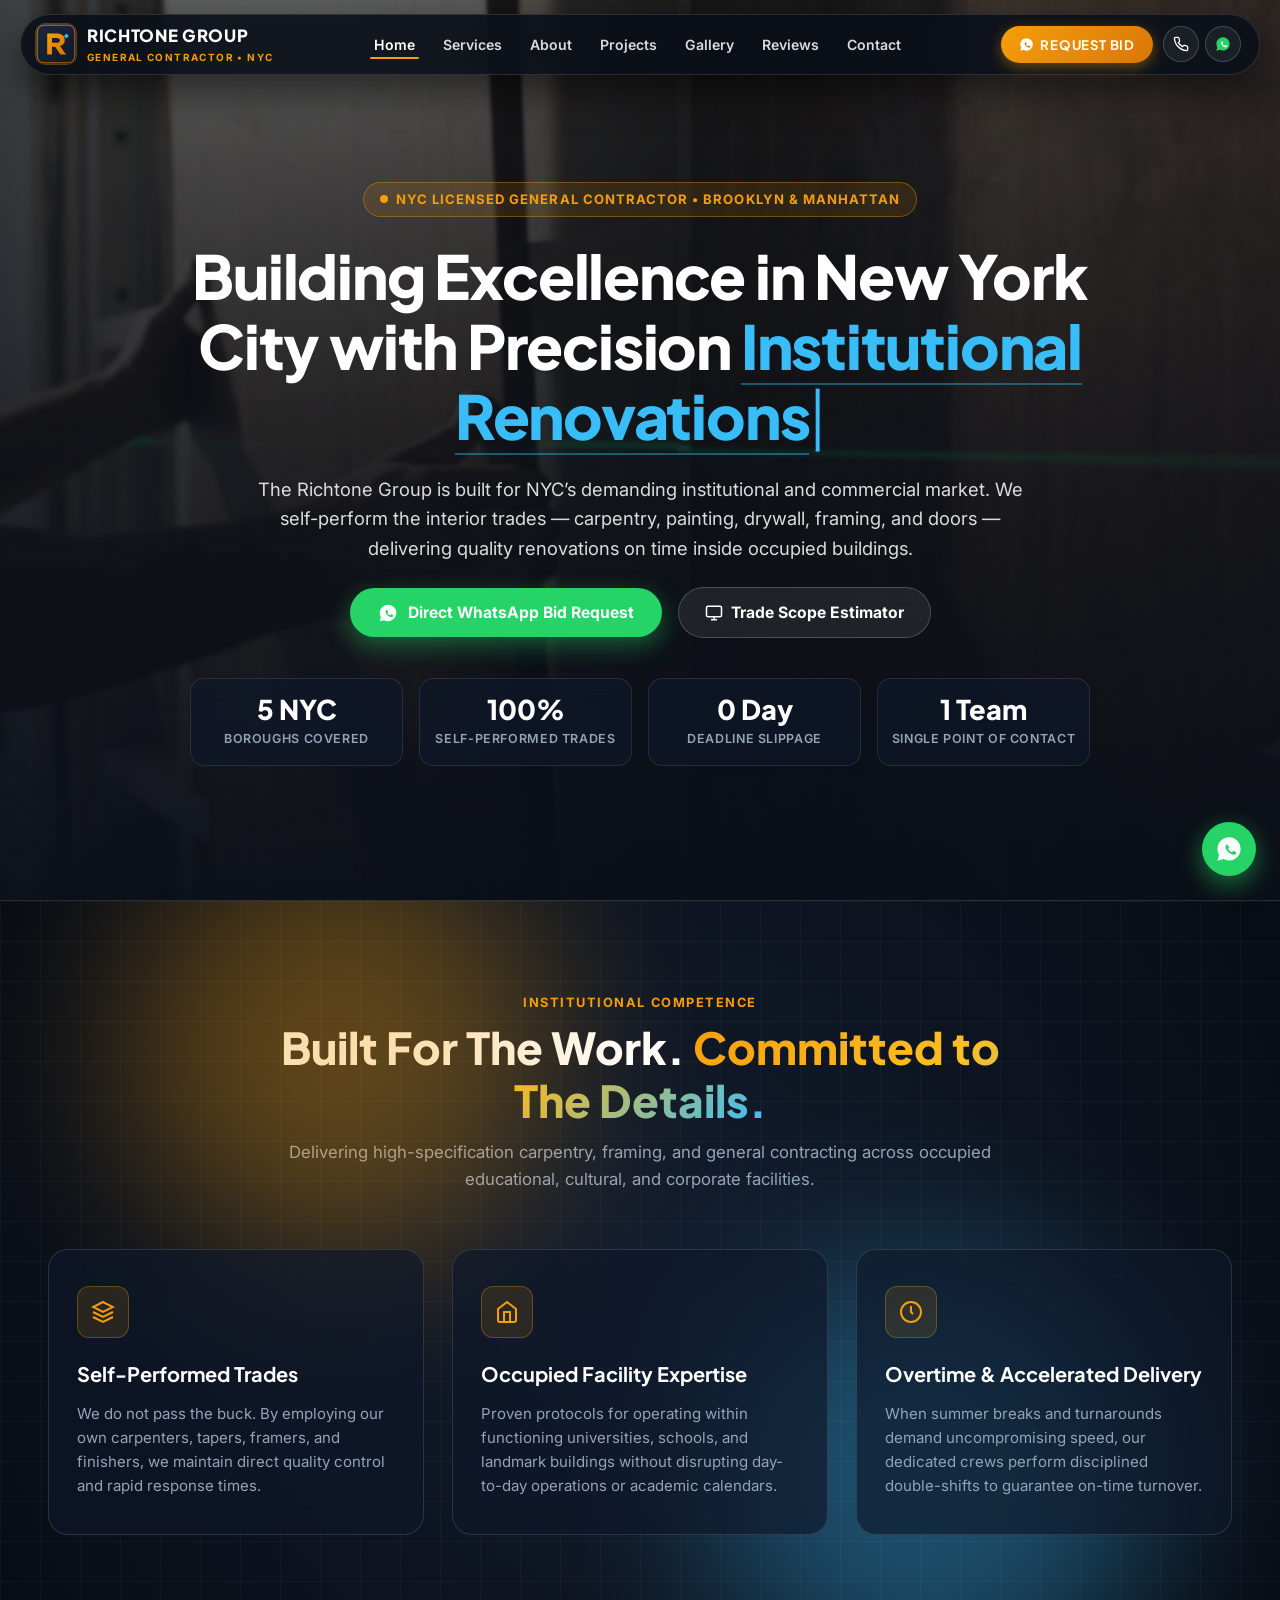
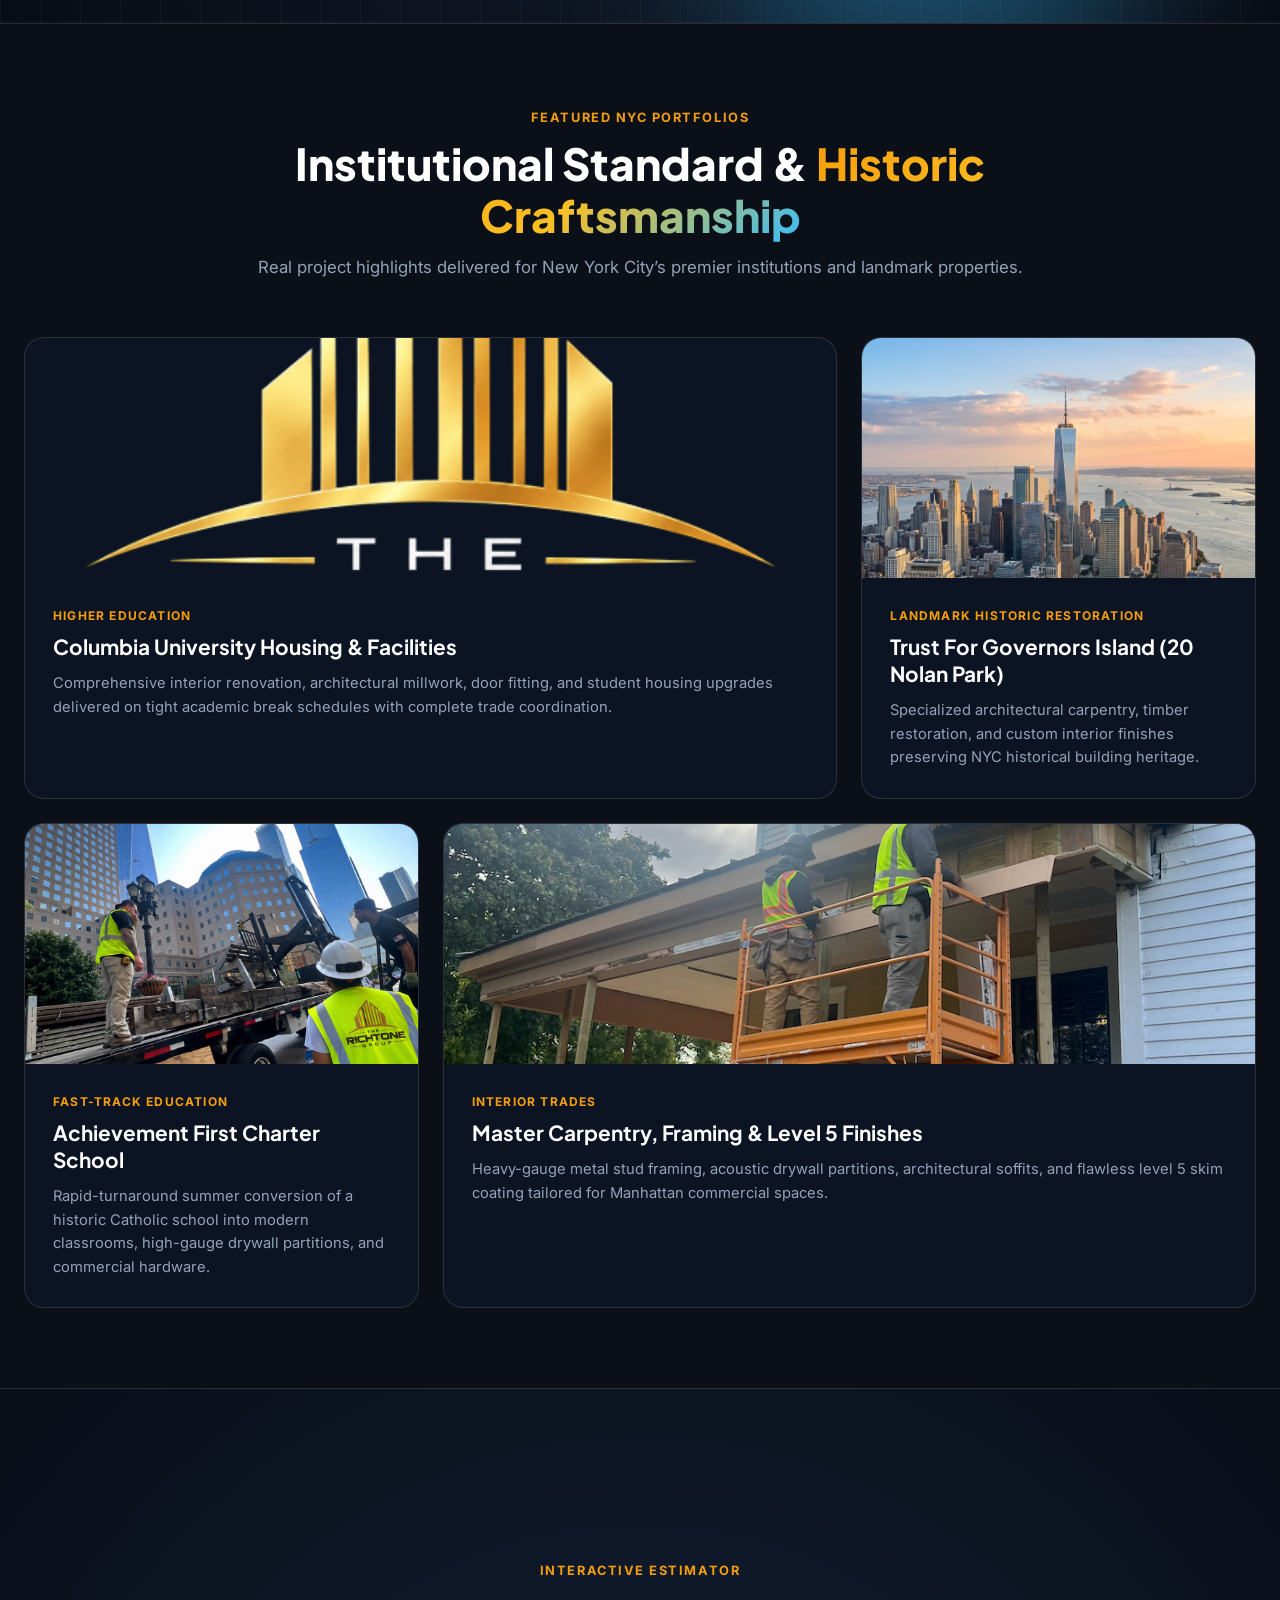
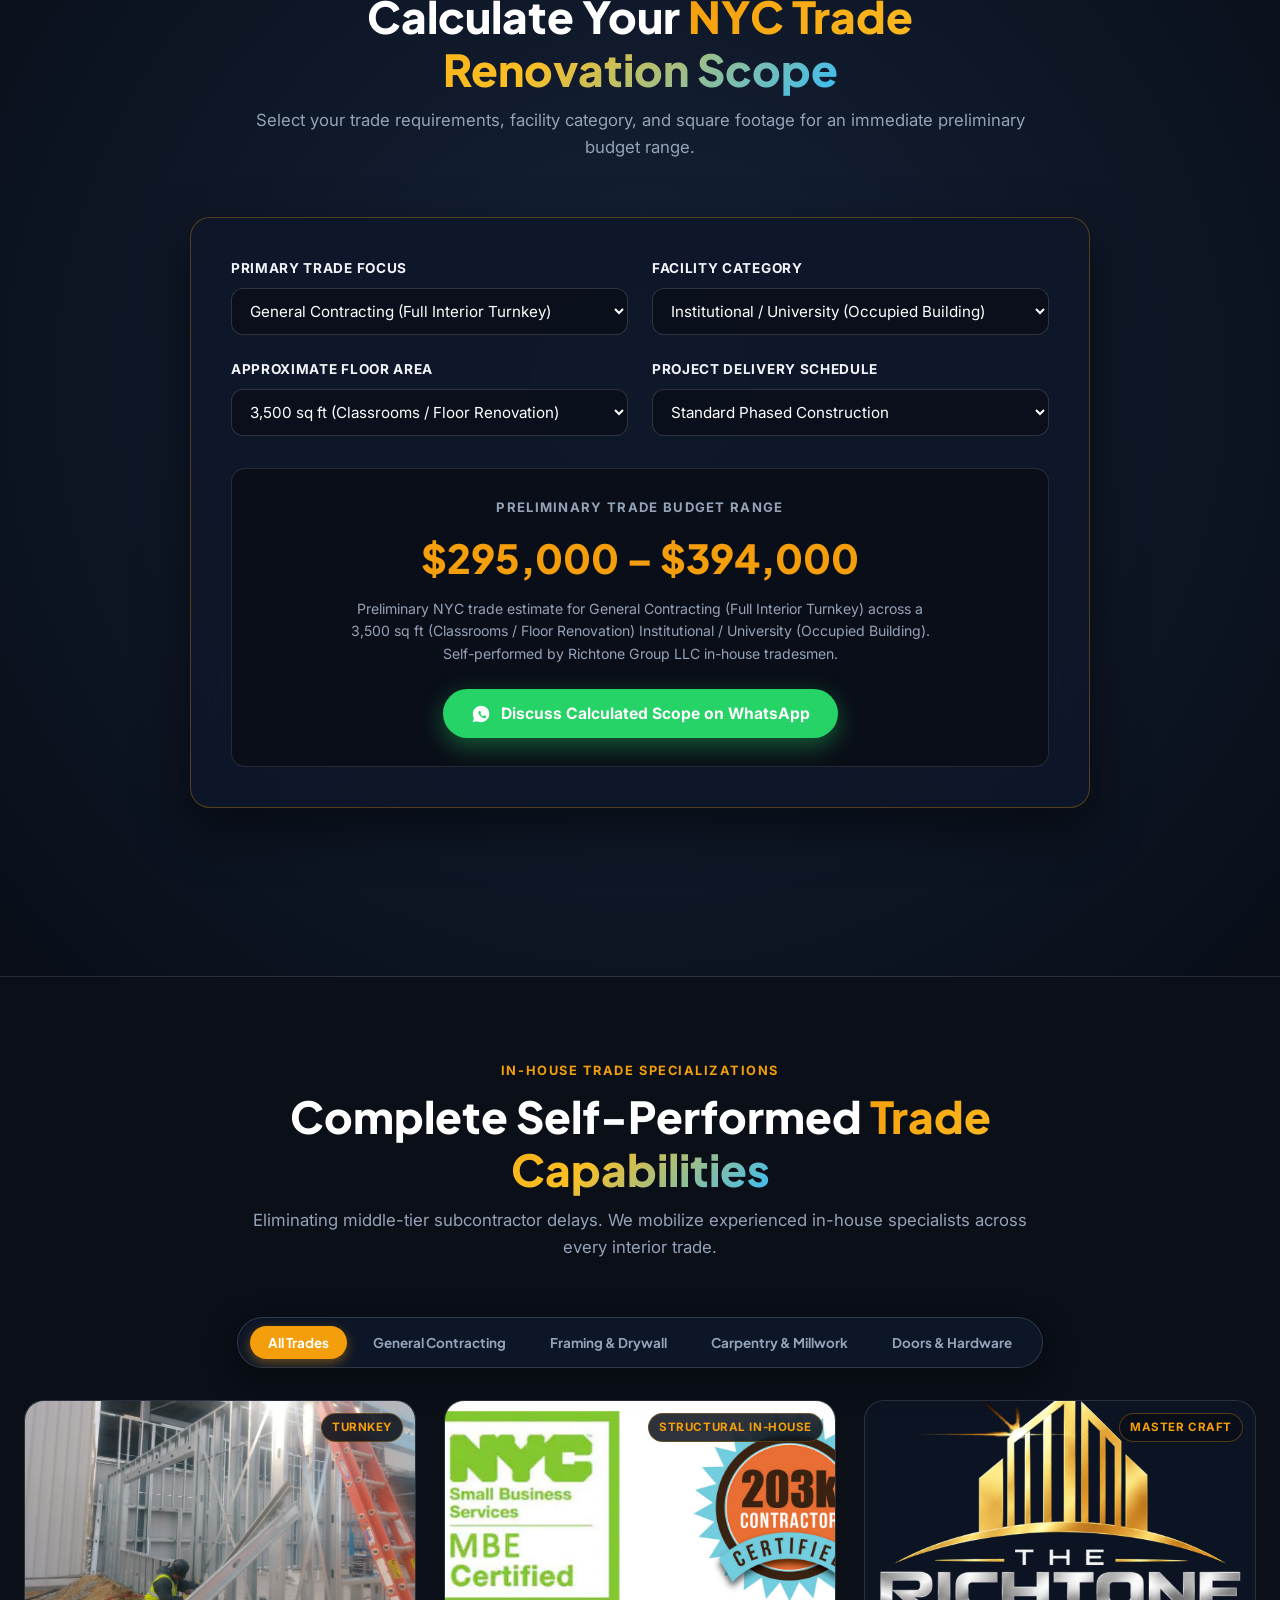
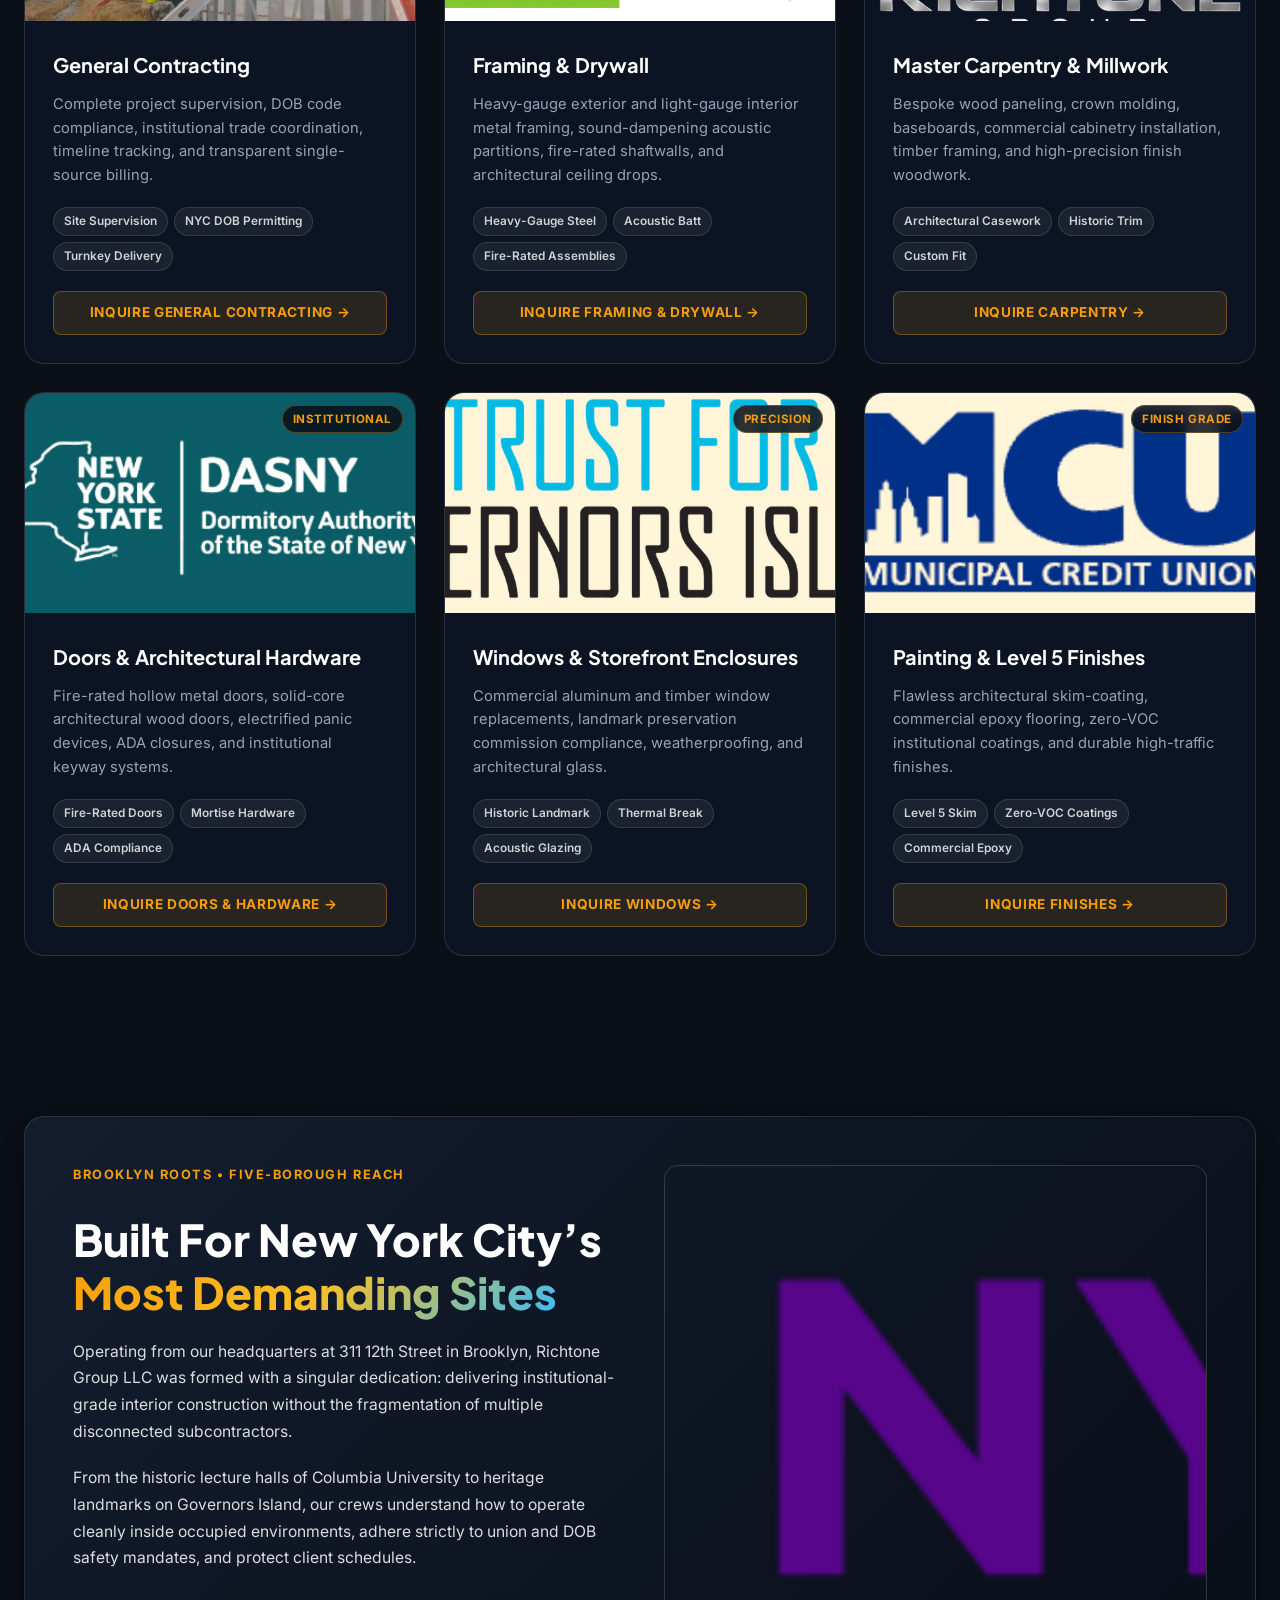
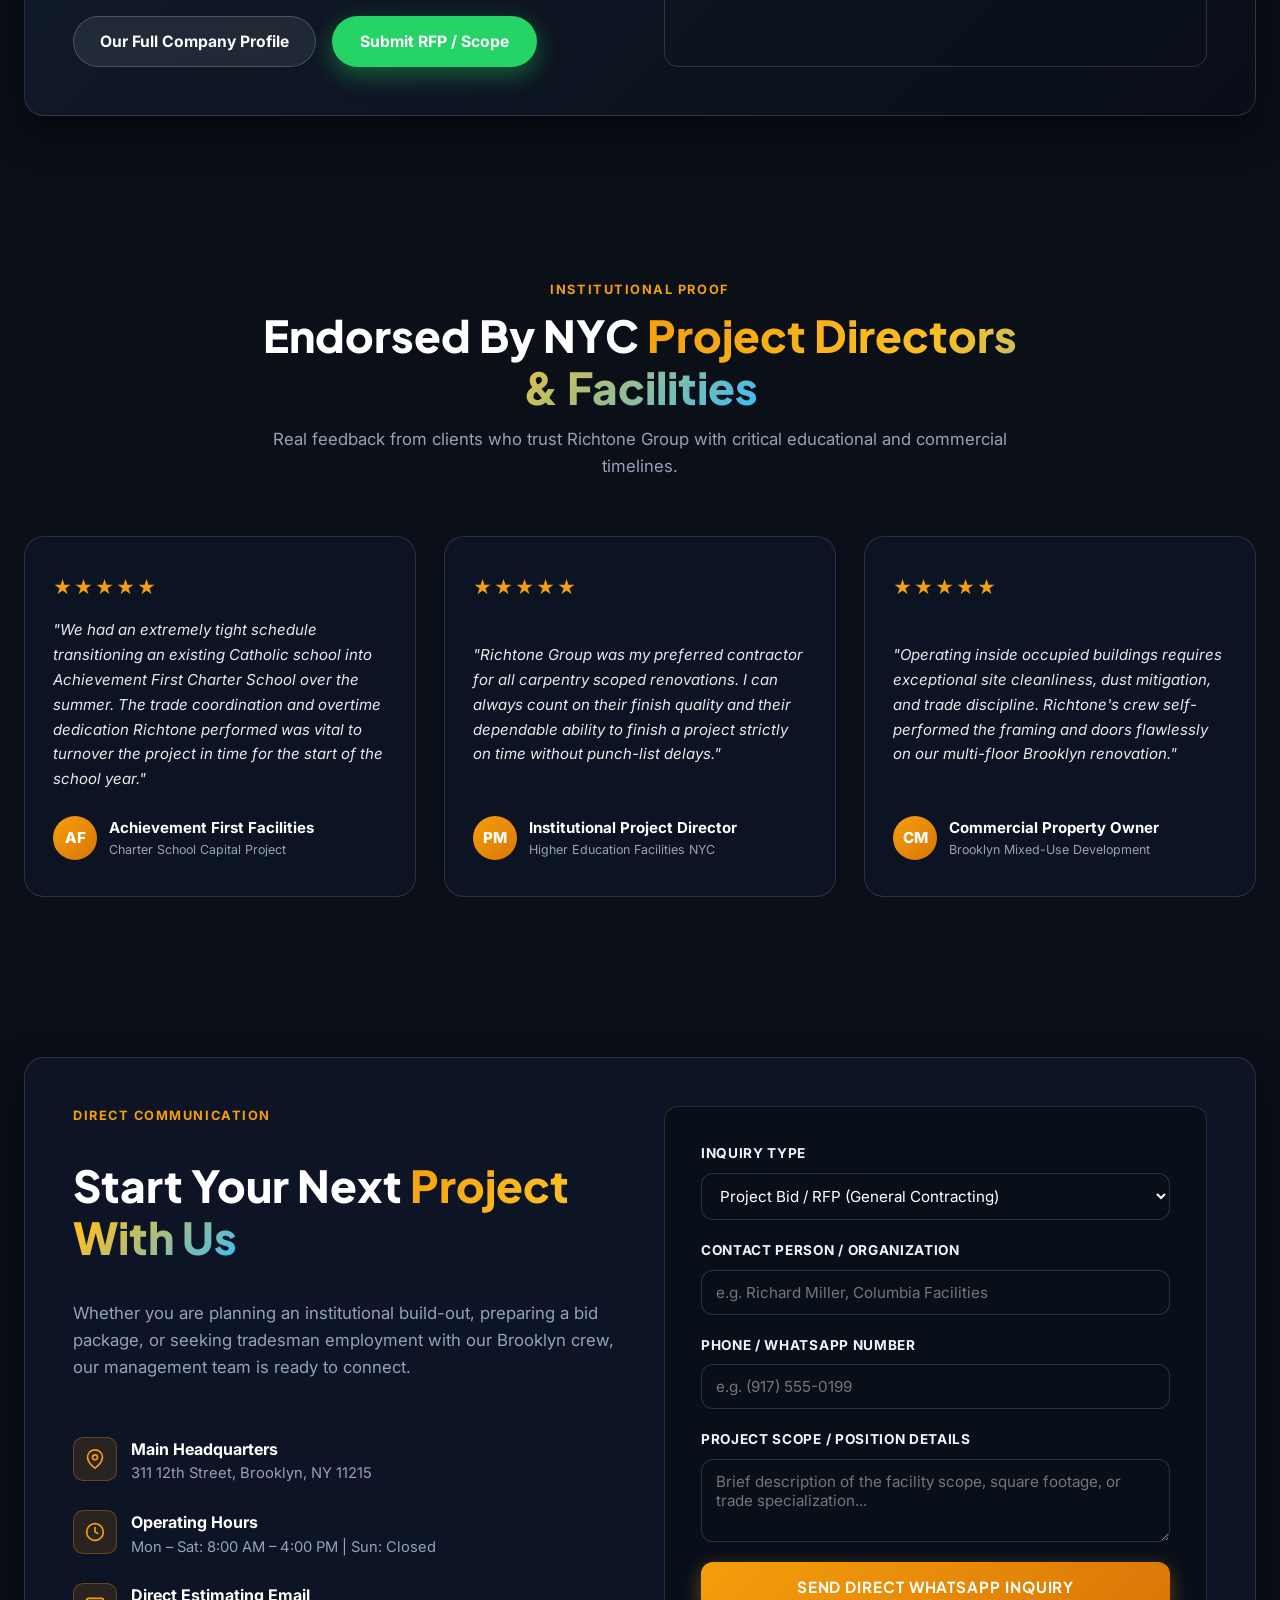
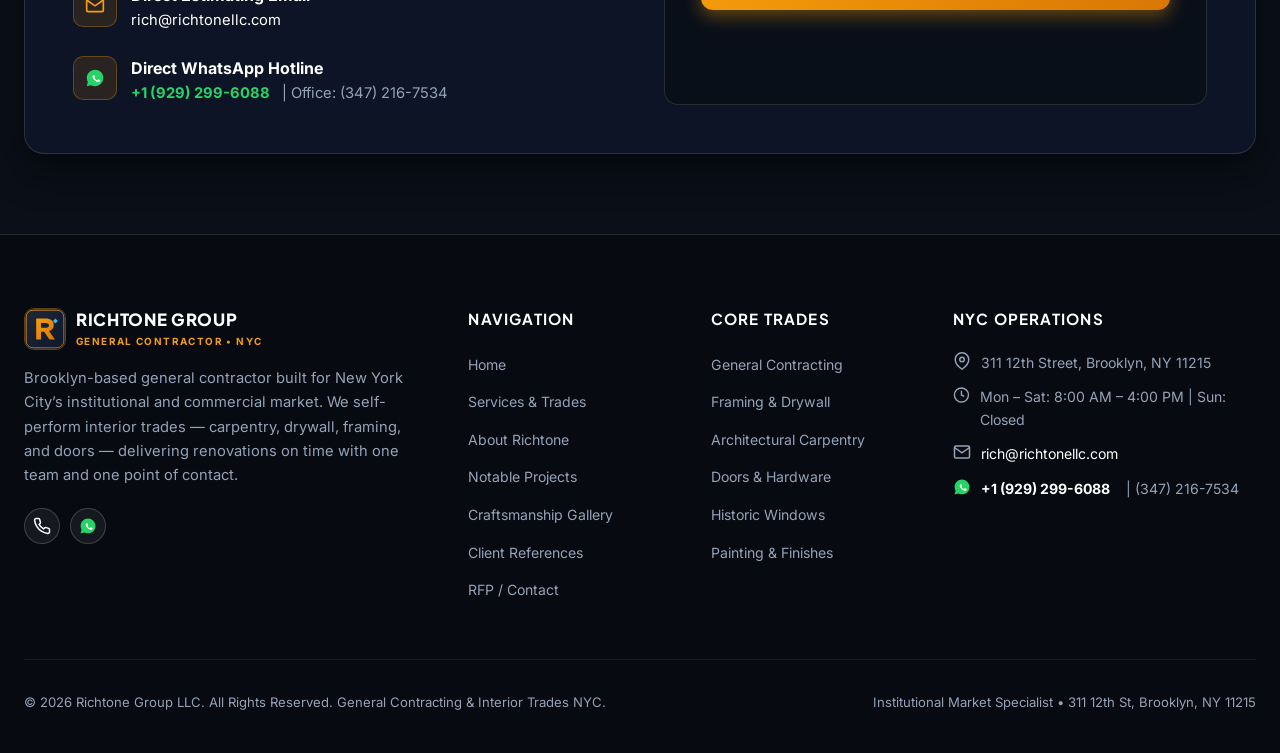
<file: index.html>
<!DOCTYPE html>
<html lang="en">
<head>
  
  <meta charset="UTF-8">
  <meta name="viewport" content="width=device-width, initial-scale=1.0">
  <title>NYC General Contractor & Master Carpentry | Richtone Group LLC NYC</title>
  <meta name="description" content="Richtone Group LLC is a Brooklyn-based general contractor for New York City institutional & residential renovations. Self-performing carpentry, drywall, framing, and doors.">
  <link rel="icon" type="image/svg+xml" href="assets/images/favicon.svg">
  <link rel="icon" type="image/png" sizes="32x32" href="assets/images/favicon-32x32.png">
  <link rel="apple-touch-icon" href="assets/images/apple-touch-icon.png">
  <link rel="preconnect" href="https://fonts.googleapis.com">
  <link rel="preconnect" href="https://fonts.gstatic.com" crossorigin>
  <link href="https://fonts.googleapis.com/css2?family=Inter:wght@400;500;600;700&family=Plus+Jakarta+Sans:wght@600;700;800&display=swap" rel="stylesheet">
  <link rel="stylesheet" href="assets/css/style.css">
</head>
<body>
  
  <!-- TheDivine Floating Pill Navbar -->
  <header class="site-header">
    <div class="header-inner">
      <a href="index.html" class="brand-wrapper">
        <div class="brand-logo-badge">
          <img src="assets/images/logo.svg" alt="Richtone Group LLC Logo" width="42" height="42">
        </div>
        <div class="brand-info">
          <span class="brand-title">RICHTONE GROUP</span>
          <span class="brand-sub">General Contractor • NYC</span>
        </div>
      </a>

      <nav>
        <ul class="nav-links">
          <li><a href="index.html" class="active">Home</a></li>
        <li><a href="services.html" class="">Services</a></li>
        <li><a href="about.html" class="">About</a></li>
        <li><a href="projects.html" class="">Projects</a></li>
        <li><a href="gallery.html" class="">Gallery</a></li>
        <li><a href="reviews.html" class="">Reviews</a></li>
        <li><a href="contact.html" class="">Contact</a></li>
        </ul>
      </nav>

      <div class="header-actions">
        <a href="https://wa.me/19292996088?text=Hello%20Richtone%20Group%20LLC%2C%20I%20would%20like%20to%20request%20a%20project%20bid." target="_blank" rel="noopener noreferrer" class="btn-cta-pill">
          <svg width="15" height="15" viewBox="0 0 24 24" fill="none">
            <path fill="#FFFFFF" d="M12.04 2c-5.46 0-9.91 4.45-9.91 9.91 0 1.75.46 3.45 1.32 4.95L2.05 22l5.25-1.38c1.45.79 3.08 1.21 4.74 1.21 5.46 0 9.91-4.45 9.91-9.91 0-2.65-1.03-5.14-2.9-7.01A9.816 9.816 0 0 0 12.04 2z"/>
            <path fill="#d97706" d="M17.52 14.33c-.22-.11-1.3-.64-1.5-.71-.2-.07-.35-.11-.5.11-.15.22-.58.71-.71.86-.13.15-.26.17-.48.06-.22-.11-.93-.34-1.77-1.09-.65-.58-1.09-1.3-1.22-1.52-.13-.22-.01-.34.1-.45.1-.1.22-.26.33-.39.11-.13.15-.22.22-.37.07-.15.04-.28-.02-.39s-.5-1.21-.69-1.66c-.18-.43-.37-.37-.5-.38l-.43-.01c-.15 0-.39.06-.6.28-.21.22-.8.78-.8 1.9s.82 2.2 1 2.37c.18.17 1.61 2.46 3.9 3.45.54.23.97.37 1.3.48.55.17 1.05.15 1.45.09.44-.07 1.3-.53 1.48-1.05.18-.51.18-.95.13-1.05-.05-.1-.19-.16-.41-.27z"/>
          </svg>
          Request Bid
        </a>

        <div class="social-circle-icons">
          <a href="tel:3472167534" class="social-btn" aria-label="Call Office">
            <svg width="16" height="16" viewBox="0 0 24 24" fill="none" stroke="currentColor" stroke-width="2"><path d="M22 16.92v3a2 2 0 0 1-2.18 2 19.79 19.79 0 0 1-8.63-3.07 19.5 19.5 0 0 1-6-6 19.79 19.79 0 0 1-3.07-8.67A2 2 0 0 1 4.11 2h3a2 2 0 0 1 2 1.72 12.84 12.84 0 0 0 .7 2.81 2 2 0 0 1-.45 2.11L8.09 9.91a16 16 0 0 0 6 6l1.27-1.27a2 2 0 0 1 2.11-.45 12.84 12.84 0 0 0 2.81.7A2 2 0 0 1 22 16.92z"></path></svg>
          </a>
          <a href="https://wa.me/19292996088" target="_blank" rel="noopener noreferrer" class="social-btn" aria-label="Official WhatsApp">
            <svg width="16" height="16" viewBox="0 0 24 24">
              <path fill="#25D366" d="M12.04 2c-5.46 0-9.91 4.45-9.91 9.91 0 1.75.46 3.45 1.32 4.95L2.05 22l5.25-1.38c1.45.79 3.08 1.21 4.74 1.21 5.46 0 9.91-4.45 9.91-9.91 0-2.65-1.03-5.14-2.9-7.01A9.816 9.816 0 0 0 12.04 2z"/>
              <path fill="#FFFFFF" d="M17.52 14.33c-.22-.11-1.3-.64-1.5-.71-.2-.07-.35-.11-.5.11-.15.22-.58.71-.71.86-.13.15-.26.17-.48.06-.22-.11-.93-.34-1.77-1.09-.65-.58-1.09-1.3-1.22-1.52-.13-.22-.01-.34.1-.45.1-.1.22-.26.33-.39.11-.13.15-.22.22-.37.07-.15.04-.28-.02-.39s-.5-1.21-.69-1.66c-.18-.43-.37-.37-.5-.38l-.43-.01c-.15 0-.39.06-.6.28-.21.22-.8.78-.8 1.9s.82 2.2 1 2.37c.18.17 1.61 2.46 3.9 3.45.54.23.97.37 1.3.48.55.17 1.05.15 1.45.09.44-.07 1.3-.53 1.48-1.05.18-.51.18-.95.13-1.05-.05-.1-.19-.16-.41-.27z"/>
            </svg>
          </a>
        </div>

        <button class="nav-toggle-btn" aria-label="Toggle Navigation Menu" aria-expanded="false">
          <svg width="22" height="22" viewBox="0 0 24 24" fill="none" stroke="currentColor" stroke-width="2"><path d="M4 6h16M4 12h16M4 18h16"/></svg>
        </button>
      </div>
    </div>
  </header>

  <!-- Mobile Full Viewport Navigation Drawer -->
  <div class="mobile-nav-drawer">
    <a href="index.html" class="mobile-nav-link active">Home</a>
      <a href="services.html" class="mobile-nav-link ">Services</a>
      <a href="about.html" class="mobile-nav-link ">About</a>
      <a href="projects.html" class="mobile-nav-link ">Projects</a>
      <a href="gallery.html" class="mobile-nav-link ">Gallery</a>
      <a href="reviews.html" class="mobile-nav-link ">Reviews</a>
      <a href="contact.html" class="mobile-nav-link ">Contact</a>
    <div style="margin-top: 1.5rem; display: flex; flex-direction: column; gap: 0.75rem; width: 100%;">
      <a href="https://wa.me/19292996088?text=Hello%20Richtone%20Group%20LLC%2C%20I%20would%20like%20to%20discuss%20a%20construction%20project." class="btn-hero-primary" style="width: 100%;">
        <svg width="20" height="20" viewBox="0 0 24 24">
          <path fill="#FFFFFF" d="M12.04 2c-5.46 0-9.91 4.45-9.91 9.91 0 1.75.46 3.45 1.32 4.95L2.05 22l5.25-1.38c1.45.79 3.08 1.21 4.74 1.21 5.46 0 9.91-4.45 9.91-9.91 0-2.65-1.03-5.14-2.9-7.01A9.816 9.816 0 0 0 12.04 2z"/>
          <path fill="#25D366" d="M17.52 14.33c-.22-.11-1.3-.64-1.5-.71-.2-.07-.35-.11-.5.11-.15.22-.58.71-.71.86-.13.15-.26.17-.48.06-.22-.11-.93-.34-1.77-1.09-.65-.58-1.09-1.3-1.22-1.52-.13-.22-.01-.34.1-.45.1-.1.22-.26.33-.39.11-.13.15-.22.22-.37.07-.15.04-.28-.02-.39s-.5-1.21-.69-1.66c-.18-.43-.37-.37-.5-.38l-.43-.01c-.15 0-.39.06-.6.28-.21.22-.8.78-.8 1.9s.82 2.2 1 2.37c.18.17 1.61 2.46 3.9 3.45.54.23.97.37 1.3.48.55.17 1.05.15 1.45.09.44-.07 1.3-.53 1.48-1.05.18-.51.18-.95.13-1.05-.05-.1-.19-.16-.41-.27z"/>
        </svg>
        WhatsApp Project Desk
      </a>
      <a href="tel:3472167534" class="btn-hero-secondary" style="width: 100%;">
        <svg width="18" height="18" viewBox="0 0 24 24" fill="none" stroke="currentColor" stroke-width="2"><path d="M22 16.92v3a2 2 0 0 1-2.18 2 19.79 19.79 0 0 1-8.63-3.07 19.5 19.5 0 0 1-6-6 19.79 19.79 0 0 1-3.07-8.67A2 2 0 0 1 4.11 2h3a2 2 0 0 1 2 1.72 12.84 12.84 0 0 0 .7 2.81 2 2 0 0 1-.45 2.11L8.09 9.91a16 16 0 0 0 6 6l1.27-1.27a2 2 0 0 1 2.11-.45 12.84 12.84 0 0 0 2.81.7A2 2 0 0 1 22 16.92z"></path></svg>
        Call Office: (347) 216-7534
      </a>
    </div>
  </div>

  <!-- Hero Full-Screen Cinematic Section -->
  <section class="hero-section">
    <div class="hero-video-wrapper">
      <video autoplay muted loop playsinline poster="assets/images/hero-poster.jpg">
        <source src="assets/videos/hero.mp4" type="video/mp4">
      </video>
    </div>
    <div class="hero-overlay"></div>

    <div class="hero-content">
      <div class="hero-badge">
        <span class="live-beacon"></span>
        <span>NYC Licensed General Contractor • Brooklyn & Manhattan</span>
      </div>

      <h1 class="hero-title">
        Building Excellence in New York City with Precision <span class="dynamic-typewriter">Institutional Renovations</span><span class="typewriter-cursor">|</span>
      </h1>

      <p class="hero-description">
        The Richtone Group is built for NYC’s demanding institutional and commercial market. We self-perform the interior trades — carpentry, painting, drywall, framing, and doors — delivering quality renovations on time inside occupied buildings.
      </p>

      <div class="hero-cta-group">
        <a href="https://wa.me/19292996088?text=Hello%20Richtone%20Group%2C%20we%20have%20an%20RFP%20%2F%20project%20bid%20inquiry." target="_blank" rel="noopener noreferrer" class="btn-hero-primary">
          <svg width="20" height="20" viewBox="0 0 24 24">
            <path fill="#FFFFFF" d="M12.04 2c-5.46 0-9.91 4.45-9.91 9.91 0 1.75.46 3.45 1.32 4.95L2.05 22l5.25-1.38c1.45.79 3.08 1.21 4.74 1.21 5.46 0 9.91-4.45 9.91-9.91 0-2.65-1.03-5.14-2.9-7.01A9.816 9.816 0 0 0 12.04 2z"/>
            <path fill="#25D366" d="M17.52 14.33c-.22-.11-1.3-.64-1.5-.71-.2-.07-.35-.11-.5.11-.15.22-.58.71-.71.86-.13.15-.26.17-.48.06-.22-.11-.93-.34-1.77-1.09-.65-.58-1.09-1.3-1.22-1.52-.13-.22-.01-.34.1-.45.1-.1.22-.26.33-.39.11-.13.15-.22.22-.37.07-.15.04-.28-.02-.39s-.5-1.21-.69-1.66c-.18-.43-.37-.37-.5-.38l-.43-.01c-.15 0-.39.06-.6.28-.21.22-.8.78-.8 1.9s.82 2.2 1 2.37c.18.17 1.61 2.46 3.9 3.45.54.23.97.37 1.3.48.55.17 1.05.15 1.45.09.44-.07 1.3-.53 1.48-1.05.18-.51.18-.95.13-1.05-.05-.1-.19-.16-.41-.27z"/>
          </svg>
          Direct WhatsApp Bid Request
        </a>
        <a href="#calculator" class="btn-hero-secondary">
          <svg width="18" height="18" viewBox="0 0 24 24" fill="none" stroke="currentColor" stroke-width="2"><rect x="2" y="3" width="20" height="14" rx="2" ry="2"></rect><line x1="8" y1="21" x2="16" y2="21"></line><line x1="12" y1="17" x2="12" y2="21"></line></svg>
          Trade Scope Estimator
        </a>
      </div>

      <!-- Hero Telemetry Stats Grid (Guaranteed 2x2 layout fitting above fold on mobile) -->
      <div class="hero-telemetry-grid">
        <div class="hero-stat-card">
          <div class="stat-number"><span data-count="5">5</span> NYC</div>
          <div class="stat-label">Boroughs Covered</div>
        </div>
        <div class="hero-stat-card">
          <div class="stat-number">100%</div>
          <div class="stat-label">Self-Performed Trades</div>
        </div>
        <div class="hero-stat-card">
          <div class="stat-number"><span data-count="0">0</span> Day</div>
          <div class="stat-label">Deadline Slippage</div>
        </div>
        <div class="hero-stat-card">
          <div class="stat-number"><span data-count="1">1</span> Team</div>
          <div class="stat-label">Single Point of Contact</div>
        </div>
      </div>
    </div>
  </section>

  <!-- Section 2: Visual Abstract Showcase with Ambient Glowing Orbs -->
  <section class="section-full abstract-showcase">
    <div class="abstract-orb orb-1"></div>
    <div class="abstract-orb orb-2"></div>
    <div class="abstract-tech-grid"></div>

    <div class="section" style="padding-top: 0; padding-bottom: 0;">
      <div class="section-header">
        <span class="section-tag">Institutional Competence</span>
        <h2 class="section-title">Built For The Work. <span class="text-gradient">Committed to The Details.</span></h2>
        <p class="section-subtitle">Delivering high-specification carpentry, framing, and general contracting across occupied educational, cultural, and corporate facilities.</p>
      </div>

      <div class="abstract-cards-grid">
        <div class="glass-card">
          <div class="card-icon-box">
            <svg width="24" height="24" viewBox="0 0 24 24" fill="none" stroke="currentColor" stroke-width="2"><polygon points="12 2 2 7 12 12 22 7 12 2"></polygon><polyline points="2 17 12 22 22 17"></polyline><polyline points="2 12 12 17 22 12"></polyline></svg>
          </div>
          <h3 class="card-title">Self-Performed Trades</h3>
          <p class="card-desc">We do not pass the buck. By employing our own carpenters, tapers, framers, and finishers, we maintain direct quality control and rapid response times.</p>
        </div>

        <div class="glass-card">
          <div class="card-icon-box">
            <svg width="24" height="24" viewBox="0 0 24 24" fill="none" stroke="currentColor" stroke-width="2"><path d="M3 9l9-7 9 7v11a2 2 0 0 1-2 2H5a2 2 0 0 1-2-2z"></path><polyline points="9 22 9 12 15 12 15 22"></polyline></svg>
          </div>
          <h3 class="card-title">Occupied Facility Expertise</h3>
          <p class="card-desc">Proven protocols for operating within functioning universities, schools, and landmark buildings without disrupting day-to-day operations or academic calendars.</p>
        </div>

        <div class="glass-card">
          <div class="card-icon-box">
            <svg width="24" height="24" viewBox="0 0 24 24" fill="none" stroke="currentColor" stroke-width="2"><circle cx="12" cy="12" r="10"></circle><polyline points="12 6 12 12 14 14"></polyline></svg>
          </div>
          <h3 class="card-title">Overtime & Accelerated Delivery</h3>
          <p class="card-desc">When summer breaks and turnarounds demand uncompromising speed, our dedicated crews perform disciplined double-shifts to guarantee on-time turnover.</p>
        </div>
      </div>
    </div>
  </section>

  <!-- Section 3: Bento Grid Breakdown of Ingested High-Profile Projects -->
  <section class="section">
    <div class="section-header">
      <span class="section-tag">Featured NYC Portfolios</span>
      <h2 class="section-title">Institutional Standard & <span class="text-gradient">Historic Craftsmanship</span></h2>
      <p class="section-subtitle">Real project highlights delivered for New York City’s premier institutions and landmark properties.</p>
    </div>

    <div class="bento-grid">
      <div class="bento-card bento-wide">
        <div class="bento-image-wrapper">
          <img src="assets/images/project_1.jpg" alt="Columbia University Facilities Renovation">
        </div>
        <div class="bento-content">
          <span class="card-tag">Higher Education</span>
          <h3 class="bento-title">Columbia University Housing & Facilities</h3>
          <p class="bento-desc">Comprehensive interior renovation, architectural millwork, door fitting, and student housing upgrades delivered on tight academic break schedules with complete trade coordination.</p>
        </div>
      </div>

      <div class="bento-card">
        <div class="bento-image-wrapper">
          <img src="assets/images/project_2.jpg" alt="Trust For Governors Island 20 Nolan Park">
        </div>
        <div class="bento-content">
          <span class="card-tag">Landmark Historic Restoration</span>
          <h3 class="bento-title">Trust For Governors Island (20 Nolan Park)</h3>
          <p class="bento-desc">Specialized architectural carpentry, timber restoration, and custom interior finishes preserving NYC historical building heritage.</p>
        </div>
      </div>

      <div class="bento-card">
        <div class="bento-image-wrapper">
          <img src="assets/images/project_3.jpg" alt="Achievement First Charter School Conversion">
        </div>
        <div class="bento-content">
          <span class="card-tag">Fast-Track Education</span>
          <h3 class="bento-title">Achievement First Charter School</h3>
          <p class="bento-desc">Rapid-turnaround summer conversion of a historic Catholic school into modern classrooms, high-gauge drywall partitions, and commercial hardware.</p>
        </div>
      </div>

      <div class="bento-card bento-wide">
        <div class="bento-image-wrapper">
          <img src="assets/images/project_4.jpg" alt="Commercial Drywall and Precision Framing">
        </div>
        <div class="bento-content">
          <span class="card-tag">Interior Trades</span>
          <h3 class="bento-title">Master Carpentry, Framing & Level 5 Finishes</h3>
          <p class="bento-desc">Heavy-gauge metal stud framing, acoustic drywall partitions, architectural soffits, and flawless level 5 skim coating tailored for Manhattan commercial spaces.</p>
        </div>
      </div>
    </div>
  </section>

  <!-- Section 4: Interactive NYC Trade Scope & Cost Estimator -->
  <section class="section-full calculator-section" id="calculator">
    <div class="section">
      <div class="section-header">
        <span class="section-tag">Interactive Estimator</span>
        <h2 class="section-title">Calculate Your <span class="text-gradient">NYC Trade Renovation Scope</span></h2>
        <p class="section-subtitle">Select your trade requirements, facility category, and square footage for an immediate preliminary budget range.</p>
      </div>

      <div class="calculator-card">
        <form id="trade-calc-form" class="calc-form-grid" onsubmit="event.preventDefault();">
          <div class="form-group">
            <label for="calc-trade">Primary Trade Focus</label>
            <select id="calc-trade">
              <option value="general" selected>General Contracting (Full Interior Turnkey)</option>
              <option value="carpentry">Master Carpentry & Architectural Millwork</option>
              <option value="framing">Metal Stud Framing & Acoustic Drywall</option>
              <option value="doors">Commercial Doors, Frames & Hardware</option>
              <option value="painting">Painting & Level 5 Skim Coating</option>
            </select>
          </div>

          <div class="form-group">
            <label for="calc-facility">Facility Category</label>
            <select id="calc-facility">
              <option value="institutional" selected>Institutional / University (Occupied Building)</option>
              <option value="commercial">Commercial Office / Retail Build-Out</option>
              <option value="luxury">Luxury Residential Renovation (Brooklyn / Manhattan)</option>
              <option value="historic">Historic Landmark Property</option>
            </select>
          </div>

          <div class="form-group">
            <label for="calc-sqft">Approximate Floor Area</label>
            <select id="calc-sqft">
              <option value="1500">1,500 sq ft (Boutique Unit / Office)</option>
              <option value="3500" selected>3,500 sq ft (Classrooms / Floor Renovation)</option>
              <option value="7500">7,500 sq ft (Multi-Room Facility Wing)</option>
              <option value="15000">15,000+ sq ft (Full Building / Multi-Floor)</option>
            </select>
          </div>

          <div class="form-group">
            <label for="calc-timeline">Project Delivery Schedule</label>
            <select id="calc-timeline">
              <option value="accelerated">Accelerated (Summer Break / Overtime Dedicated)</option>
              <option value="standard" selected>Standard Phased Construction</option>
              <option value="night">Off-Hours / Night Shift Work</option>
            </select>
          </div>
        </form>

        <div class="calc-result-box">
          <div class="calc-result-title">Preliminary Trade Budget Range</div>
          <div class="calc-total-badge" id="calc-target-display">$295,000 – $394,000</div>
          <p class="calc-note" id="calc-details-display">
            Preliminary NYC trade estimate for General Contracting across a 3,500 sq ft Institutional Facility. Self-performed by Richtone Group LLC in-house tradesmen.
          </p>
          <div style="margin-top: 1.5rem;">
            <a href="https://wa.me/19292996088" id="calc-wa-btn" target="_blank" rel="noopener noreferrer" class="btn-hero-primary">
              <svg width="20" height="20" viewBox="0 0 24 24">
                <path fill="#FFFFFF" d="M12.04 2c-5.46 0-9.91 4.45-9.91 9.91 0 1.75.46 3.45 1.32 4.95L2.05 22l5.25-1.38c1.45.79 3.08 1.21 4.74 1.21 5.46 0 9.91-4.45 9.91-9.91 0-2.65-1.03-5.14-2.9-7.01A9.816 9.816 0 0 0 12.04 2z"/>
                <path fill="#25D366" d="M17.52 14.33c-.22-.11-1.3-.64-1.5-.71-.2-.07-.35-.11-.5.11-.15.22-.58.71-.71.86-.13.15-.26.17-.48.06-.22-.11-.93-.34-1.77-1.09-.65-.58-1.09-1.3-1.22-1.52-.13-.22-.01-.34.1-.45.1-.1.22-.26.33-.39.11-.13.15-.22.22-.37.07-.15.04-.28-.02-.39s-.5-1.21-.69-1.66c-.18-.43-.37-.37-.5-.38l-.43-.01c-.15 0-.39.06-.6.28-.21.22-.8.78-.8 1.9s.82 2.2 1 2.37c.18.17 1.61 2.46 3.9 3.45.54.23.97.37 1.3.48.55.17 1.05.15 1.45.09.44-.07 1.3-.53 1.48-1.05.18-.51.18-.95.13-1.05-.05-.1-.19-.16-.41-.27z"/>
              </svg>
              Discuss Calculated Scope on WhatsApp
            </a>
          </div>
        </div>
      </div>
    </div>
  </section>

  <!-- Section 5: Services & Trades Showcase with Filter Rail -->
  <section class="section">
    <div class="section-header">
      <span class="section-tag">In-House Trade Specializations</span>
      <h2 class="section-title">Complete Self-Performed <span class="text-gradient">Trade Capabilities</span></h2>
      <p class="section-subtitle">Eliminating middle-tier subcontractor delays. We mobilize experienced in-house specialists across every interior trade.</p>
    </div>

    <!-- Filter Rail -->
    <div class="filter-rail-sticky-wrapper">
      <div class="portfolio-filter">
        <button class="filter-btn active" data-filter="all">All Trades</button>
        <button class="filter-btn" data-filter="general">General Contracting</button>
        <button class="filter-btn" data-filter="framing">Framing & Drywall</button>
        <button class="filter-btn" data-filter="carpentry">Carpentry & Millwork</button>
        <button class="filter-btn" data-filter="doors">Doors & Hardware</button>
      </div>
    </div>

    <div class="services-grid" style="margin-top: 2rem;">
      <div class="service-card" data-category="general">
        <div class="service-card-image">
          <img src="assets/images/project_5.jpg" alt="General Contracting and Jobsite Supervision">
          <span class="service-badge">Turnkey</span>
        </div>
        <div class="service-card-content">
          <h3 class="service-title">General Contracting</h3>
          <p class="service-desc">Complete project supervision, DOB code compliance, institutional trade coordination, timeline tracking, and transparent single-source billing.</p>
          <div class="service-meta-list">
            <span class="service-meta-pill">Site Supervision</span>
            <span class="service-meta-pill">NYC DOB Permitting</span>
            <span class="service-meta-pill">Turnkey Delivery</span>
          </div>
          <a href="https://wa.me/19292996088?text=Hi%20Richtone%2C%20I%20want%20to%20discuss%20General%20Contracting%20services." target="_blank" rel="noopener noreferrer" class="btn-card-inquire">
            Inquire General Contracting &rarr;
          </a>
        </div>
      </div>

      <div class="service-card" data-category="framing">
        <div class="service-card-image">
          <img src="assets/images/project_6.jpg" alt="Commercial Drywall and Metal Stud Framing">
          <span class="service-badge">Structural In-House</span>
        </div>
        <div class="service-card-content">
          <h3 class="service-title">Framing & Drywall</h3>
          <p class="service-desc">Heavy-gauge exterior and light-gauge interior metal framing, sound-dampening acoustic partitions, fire-rated shaftwalls, and architectural ceiling drops.</p>
          <div class="service-meta-list">
            <span class="service-meta-pill">Heavy-Gauge Steel</span>
            <span class="service-meta-pill">Acoustic Batt</span>
            <span class="service-meta-pill">Fire-Rated Assemblies</span>
          </div>
          <a href="https://wa.me/19292996088?text=Hi%20Richtone%2C%20I%20want%20to%20discuss%20Framing%20and%20Drywall." target="_blank" rel="noopener noreferrer" class="btn-card-inquire">
            Inquire Framing & Drywall &rarr;
          </a>
        </div>
      </div>

      <div class="service-card" data-category="carpentry">
        <div class="service-card-image">
          <img src="assets/images/project_7.jpg" alt="Architectural Carpentry and Millwork">
          <span class="service-badge">Master Craft</span>
        </div>
        <div class="service-card-content">
          <h3 class="service-title">Master Carpentry & Millwork</h3>
          <p class="service-desc">Bespoke wood paneling, crown molding, baseboards, commercial cabinetry installation, timber framing, and high-precision finish woodwork.</p>
          <div class="service-meta-list">
            <span class="service-meta-pill">Architectural Casework</span>
            <span class="service-meta-pill">Historic Trim</span>
            <span class="service-meta-pill">Custom Fit</span>
          </div>
          <a href="https://wa.me/19292996088?text=Hi%20Richtone%2C%20I%20want%20to%20discuss%20Architectural%20Carpentry." target="_blank" rel="noopener noreferrer" class="btn-card-inquire">
            Inquire Carpentry &rarr;
          </a>
        </div>
      </div>

      <div class="service-card" data-category="doors">
        <div class="service-card-image">
          <img src="assets/images/project_8.jpg" alt="Commercial Doors and Access Hardware">
          <span class="service-badge">Institutional</span>
        </div>
        <div class="service-card-content">
          <h3 class="service-title">Doors & Architectural Hardware</h3>
          <p class="service-desc">Fire-rated hollow metal doors, solid-core architectural wood doors, electrified panic devices, ADA closures, and institutional keyway systems.</p>
          <div class="service-meta-list">
            <span class="service-meta-pill">Fire-Rated Doors</span>
            <span class="service-meta-pill">Mortise Hardware</span>
            <span class="service-meta-pill">ADA Compliance</span>
          </div>
          <a href="https://wa.me/19292996088?text=Hi%20Richtone%2C%20I%20want%20to%20discuss%20Commercial%20Doors." target="_blank" rel="noopener noreferrer" class="btn-card-inquire">
            Inquire Doors & Hardware &rarr;
          </a>
        </div>
      </div>

      <div class="service-card" data-category="general">
        <div class="service-card-image">
          <img src="assets/images/project_9.jpg" alt="Window Installation and Historical Preservation">
          <span class="service-badge">Precision</span>
        </div>
        <div class="service-card-content">
          <h3 class="service-title">Windows & Storefront Enclosures</h3>
          <p class="service-desc">Commercial aluminum and timber window replacements, landmark preservation commission compliance, weatherproofing, and architectural glass.</p>
          <div class="service-meta-list">
            <span class="service-meta-pill">Historic Landmark</span>
            <span class="service-meta-pill">Thermal Break</span>
            <span class="service-meta-pill">Acoustic Glazing</span>
          </div>
          <a href="https://wa.me/19292996088?text=Hi%20Richtone%2C%20I%20want%20to%20discuss%20Window%20Installation." target="_blank" rel="noopener noreferrer" class="btn-card-inquire">
            Inquire Windows &rarr;
          </a>
        </div>
      </div>

      <div class="service-card" data-category="framing">
        <div class="service-card-image">
          <img src="assets/images/project_10.jpg" alt="Level 5 Skim Coating and Commercial Painting">
          <span class="service-badge">Finish Grade</span>
        </div>
        <div class="service-card-content">
          <h3 class="service-title">Painting & Level 5 Finishes</h3>
          <p class="service-desc">Flawless architectural skim-coating, commercial epoxy flooring, zero-VOC institutional coatings, and durable high-traffic finishes.</p>
          <div class="service-meta-list">
            <span class="service-meta-pill">Level 5 Skim</span>
            <span class="service-meta-pill">Zero-VOC Coatings</span>
            <span class="service-meta-pill">Commercial Epoxy</span>
          </div>
          <a href="https://wa.me/19292996088?text=Hi%20Richtone%2C%20I%20want%20to%20discuss%20Painting%20and%20Finishes." target="_blank" rel="noopener noreferrer" class="btn-card-inquire">
            Inquire Finishes &rarr;
          </a>
        </div>
      </div>
    </div>
  </section>

  <!-- Section 6: Heritage & NYC Centerpiece -->
  <section class="section">
    <div class="heritage-container">
      <div class="heritage-grid">
        <div class="heritage-content">
          <span class="section-tag">Brooklyn Roots • Five-Borough Reach</span>
          <h2 class="section-title">Built For New York City’s <span class="text-gradient">Most Demanding Sites</span></h2>
          <p class="heritage-text">
            Operating from our headquarters at 311 12th Street in Brooklyn, Richtone Group LLC was formed with a singular dedication: delivering institutional-grade interior construction without the fragmentation of multiple disconnected subcontractors.
          </p>
          <p class="heritage-text">
            From the historic lecture halls of Columbia University to heritage landmarks on Governors Island, our crews understand how to operate cleanly inside occupied environments, adhere strictly to union and DOB safety mandates, and protect client schedules.
          </p>
          <div style="margin-top: 1.5rem; display: flex; gap: 1rem; flex-wrap: wrap;">
            <a href="about.html" class="btn-hero-secondary">Our Full Company Profile</a>
            <a href="contact.html" class="btn-hero-primary">Submit RFP / Scope</a>
          </div>
        </div>
        <div class="heritage-image-wrapper">
          <img src="assets/images/project_11.jpg" alt="Richtone Group team and craftsmanship">
        </div>
      </div>
    </div>
  </section>

  <!-- Section 7: Verified Client Testimonials -->
  <section class="section">
    <div class="section-header">
      <span class="section-tag">Institutional Proof</span>
      <h2 class="section-title">Endorsed By NYC <span class="text-gradient">Project Directors & Facilities</span></h2>
      <p class="section-subtitle">Real feedback from clients who trust Richtone Group with critical educational and commercial timelines.</p>
    </div>

    <div class="reviews-grid">
      <div class="review-card">
        <div class="review-stars">★★★★★</div>
        <p class="review-text">"We had an extremely tight schedule transitioning an existing Catholic school into Achievement First Charter School over the summer. The trade coordination and overtime dedication Richtone performed was vital to turnover the project in time for the start of the school year."</p>
        <div class="review-author">
          <div class="author-avatar">AF</div>
          <div class="author-info">
            <span class="author-name">Achievement First Facilities</span>
            <span class="author-role">Charter School Capital Project</span>
          </div>
        </div>
      </div>

      <div class="review-card">
        <div class="review-stars">★★★★★</div>
        <p class="review-text">"Richtone Group was my preferred contractor for all carpentry scoped renovations. I can always count on their finish quality and their dependable ability to finish a project strictly on time without punch-list delays."</p>
        <div class="review-author">
          <div class="author-avatar">PM</div>
          <div class="author-info">
            <span class="author-name">Institutional Project Director</span>
            <span class="author-role">Higher Education Facilities NYC</span>
          </div>
        </div>
      </div>

      <div class="review-card">
        <div class="review-stars">★★★★★</div>
        <p class="review-text">"Operating inside occupied buildings requires exceptional site cleanliness, dust mitigation, and trade discipline. Richtone's crew self-performed the framing and doors flawlessly on our multi-floor Brooklyn renovation."</p>
        <div class="review-author">
          <div class="author-avatar">CM</div>
          <div class="author-info">
            <span class="author-name">Commercial Property Owner</span>
            <span class="author-role">Brooklyn Mixed-Use Development</span>
          </div>
        </div>
      </div>
    </div>
  </section>

  <!-- Section 8: RFP Inquiry & Subcontractor / Career Application Form -->
  <section class="section" id="contact">
    <div class="contact-container">
      <div class="contact-grid">
        <div class="contact-info-col">
          <span class="section-tag">Direct Communication</span>
          <h2 class="section-title">Start Your Next <span class="text-gradient">Project With Us</span></h2>
          <p class="section-subtitle" style="text-align: left; margin-bottom: 2rem;">
            Whether you are planning an institutional build-out, preparing a bid package, or seeking tradesman employment with our Brooklyn crew, our management team is ready to connect.
          </p>

          <div class="contact-detail-row">
            <div class="contact-icon-box">
              <svg width="20" height="20" viewBox="0 0 24 24" fill="none" stroke="currentColor" stroke-width="2"><path d="M21 10c0 7-9 13-9 13s-9-6-9-13a9 9 0 0 1 18 0z"></path><circle cx="12" cy="10" r="3"></circle></svg>
            </div>
            <div>
              <div style="font-weight: 700; color: #ffffff;">Main Headquarters</div>
              <div style="color: var(--text-muted); font-size: 0.92rem;">311 12th Street, Brooklyn, NY 11215</div>
            </div>
          </div>

          <div class="contact-detail-row">
            <div class="contact-icon-box">
              <svg width="20" height="20" viewBox="0 0 24 24" fill="none" stroke="currentColor" stroke-width="2"><circle cx="12" cy="12" r="10"></circle><polyline points="12 6 12 12 16 14"></polyline></svg>
            </div>
            <div>
              <div style="font-weight: 700; color: #ffffff;">Operating Hours</div>
              <div style="color: var(--text-muted); font-size: 0.92rem;">Mon – Sat: 8:00 AM – 4:00 PM | Sun: Closed</div>
            </div>
          </div>

          <div class="contact-detail-row">
            <div class="contact-icon-box">
              <svg width="20" height="20" viewBox="0 0 24 24" fill="none" stroke="currentColor" stroke-width="2"><path d="M4 4h16c1.1 0 2 .9 2 2v12c0 1.1-.9 2-2 2H4c-1.1 0-2-.9-2-2V6c0-1.1.9-2 2-2z"></path><polyline points="22,6 12,13 2,6"></polyline></svg>
            </div>
            <div>
              <div style="font-weight: 700; color: #ffffff;">Direct Estimating Email</div>
              <div style="color: var(--text-muted); font-size: 0.92rem;">
                <a href="mailto:rich@richtonellc.com" style="color: #ffffff;">rich@richtonellc.com</a>
              </div>
            </div>
          </div>

          <div class="contact-detail-row">
            <div class="contact-icon-box">
              <!-- Official WhatsApp SVG -->
              <svg width="20" height="20" viewBox="0 0 24 24">
                <path fill="#25D366" d="M12.04 2c-5.46 0-9.91 4.45-9.91 9.91 0 1.75.46 3.45 1.32 4.95L2.05 22l5.25-1.38c1.45.79 3.08 1.21 4.74 1.21 5.46 0 9.91-4.45 9.91-9.91 0-2.65-1.03-5.14-2.9-7.01A9.816 9.816 0 0 0 12.04 2z"/>
                <path fill="#FFFFFF" d="M17.52 14.33c-.22-.11-1.3-.64-1.5-.71-.2-.07-.35-.11-.5.11-.15.22-.58.71-.71.86-.13.15-.26.17-.48.06-.22-.11-.93-.34-1.77-1.09-.65-.58-1.09-1.3-1.22-1.52-.13-.22-.01-.34.1-.45.1-.1.22-.26.33-.39.11-.13.15-.22.22-.37.07-.15.04-.28-.02-.39s-.5-1.21-.69-1.66c-.18-.43-.37-.37-.5-.38l-.43-.01c-.15 0-.39.06-.6.28-.21.22-.8.78-.8 1.9s.82 2.2 1 2.37c.18.17 1.61 2.46 3.9 3.45.54.23.97.37 1.3.48.55.17 1.05.15 1.45.09.44-.07 1.3-.53 1.48-1.05.18-.51.18-.95.13-1.05-.05-.1-.19-.16-.41-.27z"/>
              </svg>
            </div>
            <div>
              <div style="font-weight: 700; color: #ffffff;">Direct WhatsApp Hotline</div>
              <div style="color: var(--text-muted); font-size: 0.92rem;">
                <a href="https://wa.me/19292996088" target="_blank" rel="noopener noreferrer" style="color: #25D366; font-weight: 700;">+1 (929) 299-6088</a>
                <span style="margin-left: 8px;">| Office: (347) 216-7534</span>
              </div>
            </div>
          </div>
        </div>

        <div class="contact-form-card">
          <form onsubmit="handleRfpSubmit(event)">
            <div class="form-group">
              <label for="rfp-purpose">Inquiry Type</label>
              <select id="rfp-purpose">
                <option value="Project Bid / RFP" selected>Project Bid / RFP (General Contracting)</option>
                <option value="Subcontractor / Trade Inquiry">Subcontractor / Trade Inquiry</option>
                <option value="Employment / Tradesman Application">Employment / Tradesman Application</option>
              </select>
            </div>
            <div class="form-group">
              <label for="rfp-name">Contact Person / Organization</label>
              <input type="text" id="rfp-name" required placeholder="e.g. Richard Miller, Columbia Facilities">
            </div>
            <div class="form-group">
              <label for="rfp-phone">Phone / WhatsApp Number</label>
              <input type="tel" id="rfp-phone" required placeholder="e.g. (917) 555-0199">
            </div>
            <div class="form-group">
              <label for="rfp-scope">Project Scope / Position Details</label>
              <textarea id="rfp-scope" rows="3" required placeholder="Brief description of the facility scope, square footage, or trade specialization..."></textarea>
            </div>
            <button type="submit" class="btn-form-submit">
              Send Direct WhatsApp Inquiry
            </button>
          </form>
        </div>
      </div>
    </div>
  </section>

  
  <!-- Footer Section -->
  <footer class="site-footer">
    <div class="footer-inner">
      <div class="footer-grid">
        <div class="footer-col">
          <div class="brand-wrapper" style="margin-bottom: 1rem;">
            <div class="brand-logo-badge">
              <img src="assets/images/logo.svg" alt="Richtone Group Logo" width="42" height="42">
            </div>
            <div class="brand-info">
              <span class="brand-title">RICHTONE GROUP</span>
              <span class="brand-sub">General Contractor • NYC</span>
            </div>
          </div>
          <p class="footer-desc">
            Brooklyn-based general contractor built for New York City’s institutional and commercial market. We self-perform interior trades — carpentry, drywall, framing, and doors — delivering renovations on time with one team and one point of contact.
          </p>
          <div style="display: flex; gap: 10px; margin-top: 1.25rem;">
            <a href="tel:3472167534" class="social-btn" aria-label="Phone">
              <svg width="18" height="18" viewBox="0 0 24 24" fill="none" stroke="currentColor" stroke-width="2"><path d="M22 16.92v3a2 2 0 0 1-2.18 2 19.79 19.79 0 0 1-8.63-3.07 19.5 19.5 0 0 1-6-6 19.79 19.79 0 0 1-3.07-8.67A2 2 0 0 1 4.11 2h3a2 2 0 0 1 2 1.72 12.84 12.84 0 0 0 .7 2.81 2 2 0 0 1-.45 2.11L8.09 9.91a16 16 0 0 0 6 6l1.27-1.27a2 2 0 0 1 2.11-.45 12.84 12.84 0 0 0 2.81.7A2 2 0 0 1 22 16.92z"></path></svg>
            </a>
            <a href="https://wa.me/19292996088" target="_blank" rel="noopener noreferrer" class="social-btn" aria-label="Official WhatsApp">
              <svg width="18" height="18" viewBox="0 0 24 24">
                <path fill="#25D366" d="M12.04 2c-5.46 0-9.91 4.45-9.91 9.91 0 1.75.46 3.45 1.32 4.95L2.05 22l5.25-1.38c1.45.79 3.08 1.21 4.74 1.21 5.46 0 9.91-4.45 9.91-9.91 0-2.65-1.03-5.14-2.9-7.01A9.816 9.816 0 0 0 12.04 2z"/>
                <path fill="#FFFFFF" d="M17.52 14.33c-.22-.11-1.3-.64-1.5-.71-.2-.07-.35-.11-.5.11-.15.22-.58.71-.71.86-.13.15-.26.17-.48.06-.22-.11-.93-.34-1.77-1.09-.65-.58-1.09-1.3-1.22-1.52-.13-.22-.01-.34.1-.45.1-.1.22-.26.33-.39.11-.13.15-.22.22-.37.07-.15.04-.28-.02-.39s-.5-1.21-.69-1.66c-.18-.43-.37-.37-.5-.38l-.43-.01c-.15 0-.39.06-.6.28-.21.22-.8.78-.8 1.9s.82 2.2 1 2.37c.18.17 1.61 2.46 3.9 3.45.54.23.97.37 1.3.48.55.17 1.05.15 1.45.09.44-.07 1.3-.53 1.48-1.05.18-.51.18-.95.13-1.05-.05-.1-.19-.16-.41-.27z"/>
              </svg>
            </a>
          </div>
        </div>

        <div class="footer-col">
          <h4 class="footer-col-title">Navigation</h4>
          <ul class="footer-nav-list">
            <li><a href="index.html">Home</a></li>
            <li><a href="services.html">Services & Trades</a></li>
            <li><a href="about.html">About Richtone</a></li>
            <li><a href="projects.html">Notable Projects</a></li>
            <li><a href="gallery.html">Craftsmanship Gallery</a></li>
            <li><a href="reviews.html">Client References</a></li>
            <li><a href="contact.html">RFP / Contact</a></li>
          </ul>
        </div>

        <div class="footer-col">
          <h4 class="footer-col-title">Core Trades</h4>
          <ul class="footer-nav-list">
            <li><a href="services.html">General Contracting</a></li>
            <li><a href="services.html">Framing & Drywall</a></li>
            <li><a href="services.html">Architectural Carpentry</a></li>
            <li><a href="services.html">Doors & Hardware</a></li>
            <li><a href="services.html">Historic Windows</a></li>
            <li><a href="services.html">Painting & Finishes</a></li>
          </ul>
        </div>

        <div class="footer-col">
          <h4 class="footer-col-title">NYC Operations</h4>
          <p class="footer-contact-item">
            <svg width="18" height="18" viewBox="0 0 24 24" fill="none" stroke="currentColor" stroke-width="2"><path d="M21 10c0 7-9 13-9 13s-9-6-9-13a9 9 0 0 1 18 0z"></path><circle cx="12" cy="10" r="3"></circle></svg>
            <span>311 12th Street, Brooklyn, NY 11215</span>
          </p>
          <p class="footer-contact-item" style="margin-top: 0.75rem;">
            <svg width="18" height="18" viewBox="0 0 24 24" fill="none" stroke="currentColor" stroke-width="2"><circle cx="12" cy="12" r="10"></circle><polyline points="12 6 12 12 16 14"></polyline></svg>
            <span>Mon – Sat: 8:00 AM – 4:00 PM | Sun: Closed</span>
          </p>
          <p class="footer-contact-item" style="margin-top: 0.75rem;">
            <svg width="18" height="18" viewBox="0 0 24 24" fill="none" stroke="currentColor" stroke-width="2"><path d="M4 4h16c1.1 0 2 .9 2 2v12c0 1.1-.9 2-2 2H4c-1.1 0-2-.9-2-2V6c0-1.1.9-2 2-2z"></path><polyline points="22,6 12,13 2,6"></polyline></svg>
            <a href="mailto:rich@richtonellc.com" style="color: #ffffff;">rich@richtonellc.com</a>
          </p>
          <p class="footer-contact-item" style="margin-top: 0.75rem;">
            <!-- Official WhatsApp SVG with phone number -->
            <svg width="18" height="18" viewBox="0 0 24 24">
              <path fill="#25D366" d="M12.04 2c-5.46 0-9.91 4.45-9.91 9.91 0 1.75.46 3.45 1.32 4.95L2.05 22l5.25-1.38c1.45.79 3.08 1.21 4.74 1.21 5.46 0 9.91-4.45 9.91-9.91 0-2.65-1.03-5.14-2.9-7.01A9.816 9.816 0 0 0 12.04 2z"/>
              <path fill="#FFFFFF" d="M17.52 14.33c-.22-.11-1.3-.64-1.5-.71-.2-.07-.35-.11-.5.11-.15.22-.58.71-.71.86-.13.15-.26.17-.48.06-.22-.11-.93-.34-1.77-1.09-.65-.58-1.09-1.3-1.22-1.52-.13-.22-.01-.34.1-.45.1-.1.22-.26.33-.39.11-.13.15-.22.22-.37.07-.15.04-.28-.02-.39s-.5-1.21-.69-1.66c-.18-.43-.37-.37-.5-.38l-.43-.01c-.15 0-.39.06-.6.28-.21.22-.8.78-.8 1.9s.82 2.2 1 2.37c.18.17 1.61 2.46 3.9 3.45.54.23.97.37 1.3.48.55.17 1.05.15 1.45.09.44-.07 1.3-.53 1.48-1.05.18-.51.18-.95.13-1.05-.05-.1-.19-.16-.41-.27z"/>
            </svg>
            <a href="https://wa.me/19292996088" target="_blank" rel="noopener noreferrer" style="color: #ffffff; font-weight: 700;">+1 (929) 299-6088</a>
            <span style="color: var(--text-muted); margin-left: 6px;">| (347) 216-7534</span>
          </p>
        </div>
      </div>

      <div class="footer-bottom">
        <p>&copy; 2026 Richtone Group LLC. All Rights Reserved. General Contracting & Interior Trades NYC.</p>
        <p>Institutional Market Specialist • 311 12th St, Brooklyn, NY 11215</p>
      </div>
    </div>
  </footer>

  <!-- Floating WhatsApp CTA Pill -->
  <a href="https://wa.me/19292996088?text=Hello%20Richtone%20Group%20LLC%2C%20I%20would%20like%20to%20discuss%20a%20construction%20project." target="_blank" rel="noopener noreferrer" class="floating-wa-btn" aria-label="Chat on WhatsApp">
    <svg width="28" height="28" viewBox="0 0 24 24">
      <path fill="#FFFFFF" d="M12.04 2c-5.46 0-9.91 4.45-9.91 9.91 0 1.75.46 3.45 1.32 4.95L2.05 22l5.25-1.38c1.45.79 3.08 1.21 4.74 1.21 5.46 0 9.91-4.45 9.91-9.91 0-2.65-1.03-5.14-2.9-7.01A9.816 9.816 0 0 0 12.04 2z"/>
      <path fill="#25D366" d="M17.52 14.33c-.22-.11-1.3-.64-1.5-.71-.2-.07-.35-.11-.5.11-.15.22-.58.71-.71.86-.13.15-.26.17-.48.06-.22-.11-.93-.34-1.77-1.09-.65-.58-1.09-1.3-1.22-1.52-.13-.22-.01-.34.1-.45.1-.1.22-.26.33-.39.11-.13.15-.22.22-.37.07-.15.04-.28-.02-.39s-.5-1.21-.69-1.66c-.18-.43-.37-.37-.5-.38l-.43-.01c-.15 0-.39.06-.6.28-.21.22-.8.78-.8 1.9s.82 2.2 1 2.37c.18.17 1.61 2.46 3.9 3.45.54.23.97.37 1.3.48.55.17 1.05.15 1.45.09.44-.07 1.3-.53 1.48-1.05.18-.51.18-.95.13-1.05-.05-.1-.19-.16-.41-.27z"/>
    </svg>
  </a>

  <script src="assets/js/main.js"></script>
  <script>
    function handleRfpSubmit(e) {
      e.preventDefault();
      const type = document.getElementById('rfp-purpose').value;
      const name = document.getElementById('rfp-name').value;
      const phone = document.getElementById('rfp-phone').value;
      const scope = document.getElementById('rfp-scope').value;

      const text = encodeURIComponent(
        `Hello Richtone Group LLC! My name is ${name} (${phone}). I am reaching out regarding ${type}: ${scope}`
      );
      window.open(`https://wa.me/19292996088?text=${text}`, '_blank');
    }
  </script>
</body>
</html>
</file>
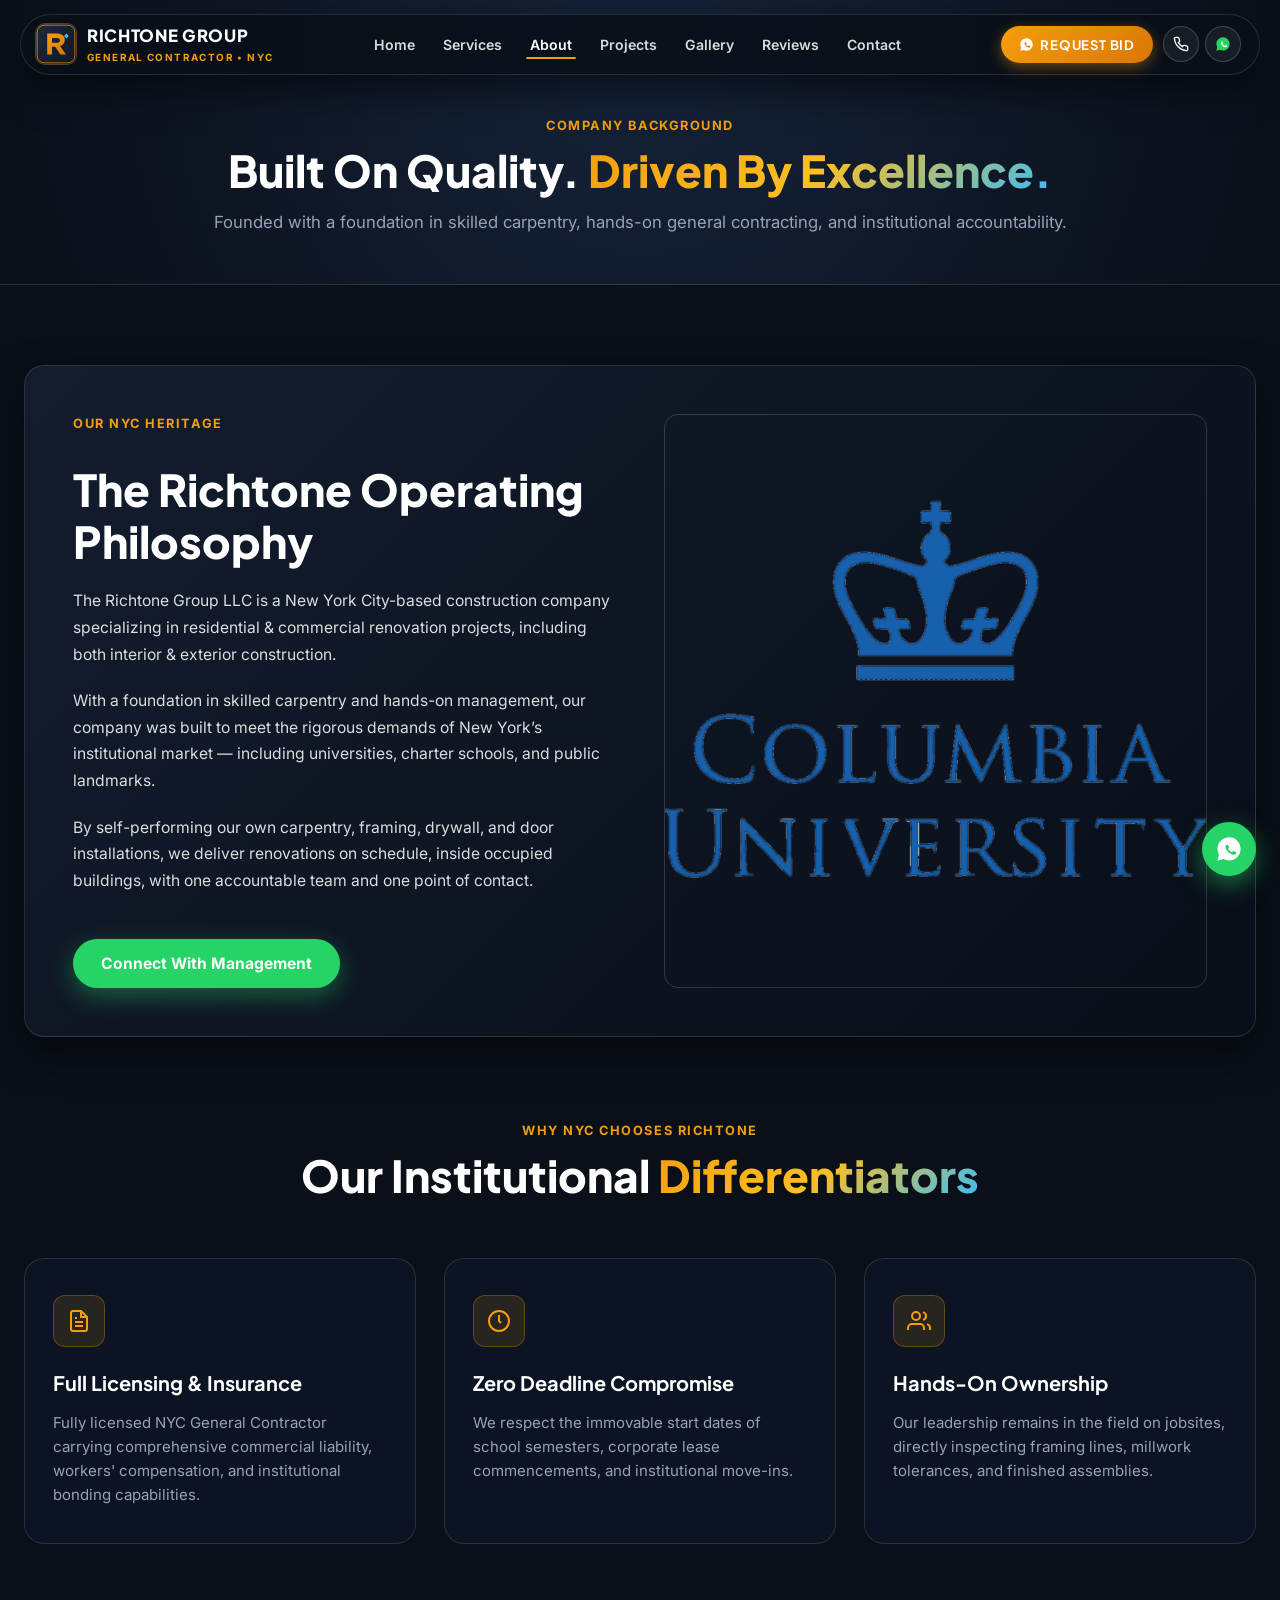
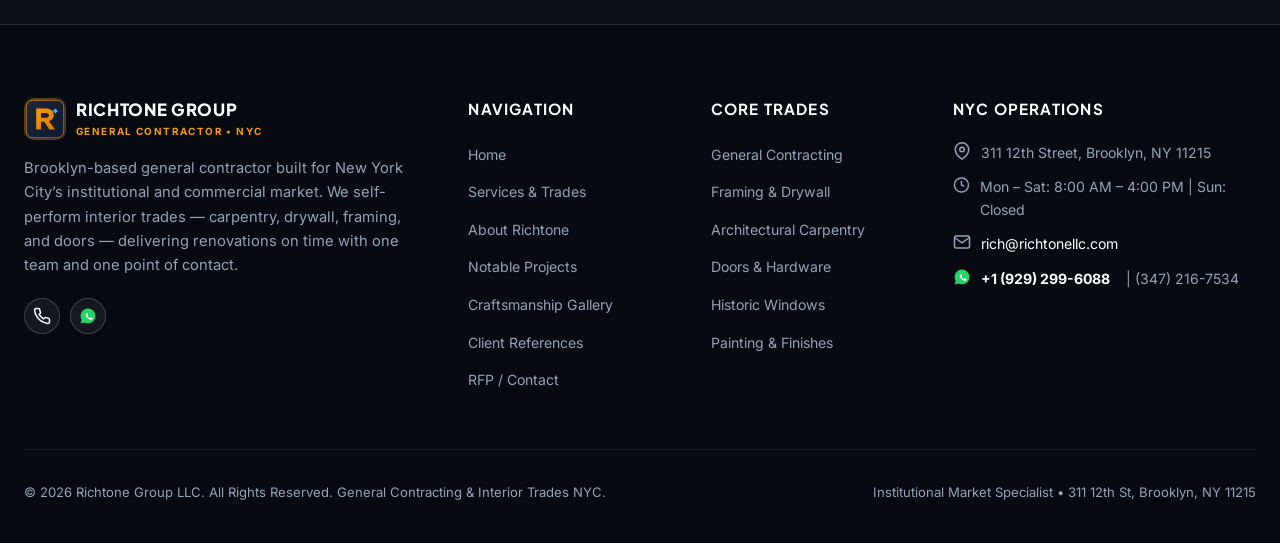
<file: about.html>
<!DOCTYPE html>
<html lang="en">
<head>
  
  <meta charset="UTF-8">
  <meta name="viewport" content="width=device-width, initial-scale=1.0">
  <title>About Richtone Group LLC | Richtone Group LLC NYC</title>
  <meta name="description" content="Learn about Richtone Group LLC: Brooklyn general contractor specializing in NYC institutional renovations, occupied facility construction, and self-performed carpentry.">
  <link rel="icon" type="image/svg+xml" href="assets/images/favicon.svg">
  <link rel="icon" type="image/png" sizes="32x32" href="assets/images/favicon-32x32.png">
  <link rel="apple-touch-icon" href="assets/images/apple-touch-icon.png">
  <link rel="preconnect" href="https://fonts.googleapis.com">
  <link rel="preconnect" href="https://fonts.gstatic.com" crossorigin>
  <link href="https://fonts.googleapis.com/css2?family=Inter:wght@400;500;600;700&family=Plus+Jakarta+Sans:wght@600;700;800&display=swap" rel="stylesheet">
  <link rel="stylesheet" href="assets/css/style.css">
</head>
<body>
  
  <!-- TheDivine Floating Pill Navbar -->
  <header class="site-header">
    <div class="header-inner">
      <a href="index.html" class="brand-wrapper">
        <div class="brand-logo-badge">
          <img src="assets/images/logo.svg" alt="Richtone Group LLC Logo" width="42" height="42">
        </div>
        <div class="brand-info">
          <span class="brand-title">RICHTONE GROUP</span>
          <span class="brand-sub">General Contractor • NYC</span>
        </div>
      </a>

      <nav>
        <ul class="nav-links">
          <li><a href="index.html" class="">Home</a></li>
        <li><a href="services.html" class="">Services</a></li>
        <li><a href="about.html" class="active">About</a></li>
        <li><a href="projects.html" class="">Projects</a></li>
        <li><a href="gallery.html" class="">Gallery</a></li>
        <li><a href="reviews.html" class="">Reviews</a></li>
        <li><a href="contact.html" class="">Contact</a></li>
        </ul>
      </nav>

      <div class="header-actions">
        <a href="https://wa.me/19292996088?text=Hello%20Richtone%20Group%20LLC%2C%20I%20would%20like%20to%20request%20a%20project%20bid." target="_blank" rel="noopener noreferrer" class="btn-cta-pill">
          <svg width="15" height="15" viewBox="0 0 24 24" fill="none">
            <path fill="#FFFFFF" d="M12.04 2c-5.46 0-9.91 4.45-9.91 9.91 0 1.75.46 3.45 1.32 4.95L2.05 22l5.25-1.38c1.45.79 3.08 1.21 4.74 1.21 5.46 0 9.91-4.45 9.91-9.91 0-2.65-1.03-5.14-2.9-7.01A9.816 9.816 0 0 0 12.04 2z"/>
            <path fill="#d97706" d="M17.52 14.33c-.22-.11-1.3-.64-1.5-.71-.2-.07-.35-.11-.5.11-.15.22-.58.71-.71.86-.13.15-.26.17-.48.06-.22-.11-.93-.34-1.77-1.09-.65-.58-1.09-1.3-1.22-1.52-.13-.22-.01-.34.1-.45.1-.1.22-.26.33-.39.11-.13.15-.22.22-.37.07-.15.04-.28-.02-.39s-.5-1.21-.69-1.66c-.18-.43-.37-.37-.5-.38l-.43-.01c-.15 0-.39.06-.6.28-.21.22-.8.78-.8 1.9s.82 2.2 1 2.37c.18.17 1.61 2.46 3.9 3.45.54.23.97.37 1.3.48.55.17 1.05.15 1.45.09.44-.07 1.3-.53 1.48-1.05.18-.51.18-.95.13-1.05-.05-.1-.19-.16-.41-.27z"/>
          </svg>
          Request Bid
        </a>

        <div class="social-circle-icons">
          <a href="tel:3472167534" class="social-btn" aria-label="Call Office">
            <svg width="16" height="16" viewBox="0 0 24 24" fill="none" stroke="currentColor" stroke-width="2"><path d="M22 16.92v3a2 2 0 0 1-2.18 2 19.79 19.79 0 0 1-8.63-3.07 19.5 19.5 0 0 1-6-6 19.79 19.79 0 0 1-3.07-8.67A2 2 0 0 1 4.11 2h3a2 2 0 0 1 2 1.72 12.84 12.84 0 0 0 .7 2.81 2 2 0 0 1-.45 2.11L8.09 9.91a16 16 0 0 0 6 6l1.27-1.27a2 2 0 0 1 2.11-.45 12.84 12.84 0 0 0 2.81.7A2 2 0 0 1 22 16.92z"></path></svg>
          </a>
          <a href="https://wa.me/19292996088" target="_blank" rel="noopener noreferrer" class="social-btn" aria-label="Official WhatsApp">
            <svg width="16" height="16" viewBox="0 0 24 24">
              <path fill="#25D366" d="M12.04 2c-5.46 0-9.91 4.45-9.91 9.91 0 1.75.46 3.45 1.32 4.95L2.05 22l5.25-1.38c1.45.79 3.08 1.21 4.74 1.21 5.46 0 9.91-4.45 9.91-9.91 0-2.65-1.03-5.14-2.9-7.01A9.816 9.816 0 0 0 12.04 2z"/>
              <path fill="#FFFFFF" d="M17.52 14.33c-.22-.11-1.3-.64-1.5-.71-.2-.07-.35-.11-.5.11-.15.22-.58.71-.71.86-.13.15-.26.17-.48.06-.22-.11-.93-.34-1.77-1.09-.65-.58-1.09-1.3-1.22-1.52-.13-.22-.01-.34.1-.45.1-.1.22-.26.33-.39.11-.13.15-.22.22-.37.07-.15.04-.28-.02-.39s-.5-1.21-.69-1.66c-.18-.43-.37-.37-.5-.38l-.43-.01c-.15 0-.39.06-.6.28-.21.22-.8.78-.8 1.9s.82 2.2 1 2.37c.18.17 1.61 2.46 3.9 3.45.54.23.97.37 1.3.48.55.17 1.05.15 1.45.09.44-.07 1.3-.53 1.48-1.05.18-.51.18-.95.13-1.05-.05-.1-.19-.16-.41-.27z"/>
            </svg>
          </a>
        </div>

        <button class="nav-toggle-btn" aria-label="Toggle Navigation Menu" aria-expanded="false">
          <svg width="22" height="22" viewBox="0 0 24 24" fill="none" stroke="currentColor" stroke-width="2"><path d="M4 6h16M4 12h16M4 18h16"/></svg>
        </button>
      </div>
    </div>
  </header>

  <!-- Mobile Full Viewport Navigation Drawer -->
  <div class="mobile-nav-drawer">
    <a href="index.html" class="mobile-nav-link ">Home</a>
      <a href="services.html" class="mobile-nav-link ">Services</a>
      <a href="about.html" class="mobile-nav-link active">About</a>
      <a href="projects.html" class="mobile-nav-link ">Projects</a>
      <a href="gallery.html" class="mobile-nav-link ">Gallery</a>
      <a href="reviews.html" class="mobile-nav-link ">Reviews</a>
      <a href="contact.html" class="mobile-nav-link ">Contact</a>
    <div style="margin-top: 1.5rem; display: flex; flex-direction: column; gap: 0.75rem; width: 100%;">
      <a href="https://wa.me/19292996088?text=Hello%20Richtone%20Group%20LLC%2C%20I%20would%20like%20to%20discuss%20a%20construction%20project." class="btn-hero-primary" style="width: 100%;">
        <svg width="20" height="20" viewBox="0 0 24 24">
          <path fill="#FFFFFF" d="M12.04 2c-5.46 0-9.91 4.45-9.91 9.91 0 1.75.46 3.45 1.32 4.95L2.05 22l5.25-1.38c1.45.79 3.08 1.21 4.74 1.21 5.46 0 9.91-4.45 9.91-9.91 0-2.65-1.03-5.14-2.9-7.01A9.816 9.816 0 0 0 12.04 2z"/>
          <path fill="#25D366" d="M17.52 14.33c-.22-.11-1.3-.64-1.5-.71-.2-.07-.35-.11-.5.11-.15.22-.58.71-.71.86-.13.15-.26.17-.48.06-.22-.11-.93-.34-1.77-1.09-.65-.58-1.09-1.3-1.22-1.52-.13-.22-.01-.34.1-.45.1-.1.22-.26.33-.39.11-.13.15-.22.22-.37.07-.15.04-.28-.02-.39s-.5-1.21-.69-1.66c-.18-.43-.37-.37-.5-.38l-.43-.01c-.15 0-.39.06-.6.28-.21.22-.8.78-.8 1.9s.82 2.2 1 2.37c.18.17 1.61 2.46 3.9 3.45.54.23.97.37 1.3.48.55.17 1.05.15 1.45.09.44-.07 1.3-.53 1.48-1.05.18-.51.18-.95.13-1.05-.05-.1-.19-.16-.41-.27z"/>
        </svg>
        WhatsApp Project Desk
      </a>
      <a href="tel:3472167534" class="btn-hero-secondary" style="width: 100%;">
        <svg width="18" height="18" viewBox="0 0 24 24" fill="none" stroke="currentColor" stroke-width="2"><path d="M22 16.92v3a2 2 0 0 1-2.18 2 19.79 19.79 0 0 1-8.63-3.07 19.5 19.5 0 0 1-6-6 19.79 19.79 0 0 1-3.07-8.67A2 2 0 0 1 4.11 2h3a2 2 0 0 1 2 1.72 12.84 12.84 0 0 0 .7 2.81 2 2 0 0 1-.45 2.11L8.09 9.91a16 16 0 0 0 6 6l1.27-1.27a2 2 0 0 1 2.11-.45 12.84 12.84 0 0 0 2.81.7A2 2 0 0 1 22 16.92z"></path></svg>
        Call Office: (347) 216-7534
      </a>
    </div>
  </div>

  <div class="page-banner" style="padding: 7rem 1.5rem 3rem; text-align: center; background: radial-gradient(circle at 50% 20%, #152238 0%, #0a0f18 100%); border-bottom: 1px solid var(--border-glass);">
    <div style="max-width: 900px; margin: 0 auto;">
      <span class="section-tag">Company Background</span>
      <h1 class="section-title">Built On Quality. <span class="text-gradient">Driven By Excellence.</span></h1>
      <p class="section-subtitle">Founded with a foundation in skilled carpentry, hands-on general contracting, and institutional accountability.</p>
    </div>
  </div>

  <section class="section">
    <div class="heritage-container">
      <div class="heritage-grid">
        <div class="heritage-content">
          <span class="section-tag">Our NYC Heritage</span>
          <h2 class="section-title">The Richtone Operating Philosophy</h2>
          <p class="heritage-text">
            The Richtone Group LLC is a New York City-based construction company specializing in residential & commercial renovation projects, including both interior & exterior construction.
          </p>
          <p class="heritage-text">
            With a foundation in skilled carpentry and hands-on management, our company was built to meet the rigorous demands of New York’s institutional market — including universities, charter schools, and public landmarks.
          </p>
          <p class="heritage-text">
            By self-performing our own carpentry, framing, drywall, and door installations, we deliver renovations on schedule, inside occupied buildings, with one accountable team and one point of contact.
          </p>
          <div style="margin-top: 1.5rem;">
            <a href="contact.html" class="btn-hero-primary">Connect With Management</a>
          </div>
        </div>
        <div class="heritage-image-wrapper">
          <img src="assets/images/project_12.jpg" alt="Richtone Group jobsite execution">
        </div>
      </div>
    </div>

    <!-- Differentiators Bento -->
    <div class="section-header" style="margin-top: 5rem;">
      <span class="section-tag">Why NYC Chooses Richtone</span>
      <h2 class="section-title">Our Institutional <span class="text-gradient">Differentiators</span></h2>
    </div>

    <div class="abstract-cards-grid">
      <div class="glass-card">
        <div class="card-icon-box">
          <svg width="24" height="24" viewBox="0 0 24 24" fill="none" stroke="currentColor" stroke-width="2"><path d="M14 2H6a2 2 0 0 0-2 2v16a2 2 0 0 0 2 2h12a2 2 0 0 0 2-2V8z"></path><polyline points="14 2 14 8 20 8"></polyline><line x1="16" y1="13" x2="8" y2="13"></line><line x1="16" y1="17" x2="8" y2="17"></line><polyline points="10 9 9 9 8 9"></polyline></svg>
        </div>
        <h3 class="card-title">Full Licensing & Insurance</h3>
        <p class="card-desc">Fully licensed NYC General Contractor carrying comprehensive commercial liability, workers' compensation, and institutional bonding capabilities.</p>
      </div>

      <div class="glass-card">
        <div class="card-icon-box">
          <svg width="24" height="24" viewBox="0 0 24 24" fill="none" stroke="currentColor" stroke-width="2"><circle cx="12" cy="12" r="10"></circle><polyline points="12 6 12 12 14 14"></polyline></svg>
        </div>
        <h3 class="card-title">Zero Deadline Compromise</h3>
        <p class="card-desc">We respect the immovable start dates of school semesters, corporate lease commencements, and institutional move-ins.</p>
      </div>

      <div class="glass-card">
        <div class="card-icon-box">
          <svg width="24" height="24" viewBox="0 0 24 24" fill="none" stroke="currentColor" stroke-width="2"><path d="M17 21v-2a4 4 0 0 0-4-4H5a4 4 0 0 0-4 4v2"></path><circle cx="9" cy="7" r="4"></circle><path d="M23 21v-2a4 4 0 0 0-3-3.87"></path><path d="M16 3.13a4 4 0 0 1 0 7.75"></path></svg>
        </div>
        <h3 class="card-title">Hands-On Ownership</h3>
        <p class="card-desc">Our leadership remains in the field on jobsites, directly inspecting framing lines, millwork tolerances, and finished assemblies.</p>
      </div>
    </div>
  </section>

  
  <!-- Footer Section -->
  <footer class="site-footer">
    <div class="footer-inner">
      <div class="footer-grid">
        <div class="footer-col">
          <div class="brand-wrapper" style="margin-bottom: 1rem;">
            <div class="brand-logo-badge">
              <img src="assets/images/logo.svg" alt="Richtone Group Logo" width="42" height="42">
            </div>
            <div class="brand-info">
              <span class="brand-title">RICHTONE GROUP</span>
              <span class="brand-sub">General Contractor • NYC</span>
            </div>
          </div>
          <p class="footer-desc">
            Brooklyn-based general contractor built for New York City’s institutional and commercial market. We self-perform interior trades — carpentry, drywall, framing, and doors — delivering renovations on time with one team and one point of contact.
          </p>
          <div style="display: flex; gap: 10px; margin-top: 1.25rem;">
            <a href="tel:3472167534" class="social-btn" aria-label="Phone">
              <svg width="18" height="18" viewBox="0 0 24 24" fill="none" stroke="currentColor" stroke-width="2"><path d="M22 16.92v3a2 2 0 0 1-2.18 2 19.79 19.79 0 0 1-8.63-3.07 19.5 19.5 0 0 1-6-6 19.79 19.79 0 0 1-3.07-8.67A2 2 0 0 1 4.11 2h3a2 2 0 0 1 2 1.72 12.84 12.84 0 0 0 .7 2.81 2 2 0 0 1-.45 2.11L8.09 9.91a16 16 0 0 0 6 6l1.27-1.27a2 2 0 0 1 2.11-.45 12.84 12.84 0 0 0 2.81.7A2 2 0 0 1 22 16.92z"></path></svg>
            </a>
            <a href="https://wa.me/19292996088" target="_blank" rel="noopener noreferrer" class="social-btn" aria-label="Official WhatsApp">
              <svg width="18" height="18" viewBox="0 0 24 24">
                <path fill="#25D366" d="M12.04 2c-5.46 0-9.91 4.45-9.91 9.91 0 1.75.46 3.45 1.32 4.95L2.05 22l5.25-1.38c1.45.79 3.08 1.21 4.74 1.21 5.46 0 9.91-4.45 9.91-9.91 0-2.65-1.03-5.14-2.9-7.01A9.816 9.816 0 0 0 12.04 2z"/>
                <path fill="#FFFFFF" d="M17.52 14.33c-.22-.11-1.3-.64-1.5-.71-.2-.07-.35-.11-.5.11-.15.22-.58.71-.71.86-.13.15-.26.17-.48.06-.22-.11-.93-.34-1.77-1.09-.65-.58-1.09-1.3-1.22-1.52-.13-.22-.01-.34.1-.45.1-.1.22-.26.33-.39.11-.13.15-.22.22-.37.07-.15.04-.28-.02-.39s-.5-1.21-.69-1.66c-.18-.43-.37-.37-.5-.38l-.43-.01c-.15 0-.39.06-.6.28-.21.22-.8.78-.8 1.9s.82 2.2 1 2.37c.18.17 1.61 2.46 3.9 3.45.54.23.97.37 1.3.48.55.17 1.05.15 1.45.09.44-.07 1.3-.53 1.48-1.05.18-.51.18-.95.13-1.05-.05-.1-.19-.16-.41-.27z"/>
              </svg>
            </a>
          </div>
        </div>

        <div class="footer-col">
          <h4 class="footer-col-title">Navigation</h4>
          <ul class="footer-nav-list">
            <li><a href="index.html">Home</a></li>
            <li><a href="services.html">Services & Trades</a></li>
            <li><a href="about.html">About Richtone</a></li>
            <li><a href="projects.html">Notable Projects</a></li>
            <li><a href="gallery.html">Craftsmanship Gallery</a></li>
            <li><a href="reviews.html">Client References</a></li>
            <li><a href="contact.html">RFP / Contact</a></li>
          </ul>
        </div>

        <div class="footer-col">
          <h4 class="footer-col-title">Core Trades</h4>
          <ul class="footer-nav-list">
            <li><a href="services.html">General Contracting</a></li>
            <li><a href="services.html">Framing & Drywall</a></li>
            <li><a href="services.html">Architectural Carpentry</a></li>
            <li><a href="services.html">Doors & Hardware</a></li>
            <li><a href="services.html">Historic Windows</a></li>
            <li><a href="services.html">Painting & Finishes</a></li>
          </ul>
        </div>

        <div class="footer-col">
          <h4 class="footer-col-title">NYC Operations</h4>
          <p class="footer-contact-item">
            <svg width="18" height="18" viewBox="0 0 24 24" fill="none" stroke="currentColor" stroke-width="2"><path d="M21 10c0 7-9 13-9 13s-9-6-9-13a9 9 0 0 1 18 0z"></path><circle cx="12" cy="10" r="3"></circle></svg>
            <span>311 12th Street, Brooklyn, NY 11215</span>
          </p>
          <p class="footer-contact-item" style="margin-top: 0.75rem;">
            <svg width="18" height="18" viewBox="0 0 24 24" fill="none" stroke="currentColor" stroke-width="2"><circle cx="12" cy="12" r="10"></circle><polyline points="12 6 12 12 16 14"></polyline></svg>
            <span>Mon – Sat: 8:00 AM – 4:00 PM | Sun: Closed</span>
          </p>
          <p class="footer-contact-item" style="margin-top: 0.75rem;">
            <svg width="18" height="18" viewBox="0 0 24 24" fill="none" stroke="currentColor" stroke-width="2"><path d="M4 4h16c1.1 0 2 .9 2 2v12c0 1.1-.9 2-2 2H4c-1.1 0-2-.9-2-2V6c0-1.1.9-2 2-2z"></path><polyline points="22,6 12,13 2,6"></polyline></svg>
            <a href="mailto:rich@richtonellc.com" style="color: #ffffff;">rich@richtonellc.com</a>
          </p>
          <p class="footer-contact-item" style="margin-top: 0.75rem;">
            <!-- Official WhatsApp SVG with phone number -->
            <svg width="18" height="18" viewBox="0 0 24 24">
              <path fill="#25D366" d="M12.04 2c-5.46 0-9.91 4.45-9.91 9.91 0 1.75.46 3.45 1.32 4.95L2.05 22l5.25-1.38c1.45.79 3.08 1.21 4.74 1.21 5.46 0 9.91-4.45 9.91-9.91 0-2.65-1.03-5.14-2.9-7.01A9.816 9.816 0 0 0 12.04 2z"/>
              <path fill="#FFFFFF" d="M17.52 14.33c-.22-.11-1.3-.64-1.5-.71-.2-.07-.35-.11-.5.11-.15.22-.58.71-.71.86-.13.15-.26.17-.48.06-.22-.11-.93-.34-1.77-1.09-.65-.58-1.09-1.3-1.22-1.52-.13-.22-.01-.34.1-.45.1-.1.22-.26.33-.39.11-.13.15-.22.22-.37.07-.15.04-.28-.02-.39s-.5-1.21-.69-1.66c-.18-.43-.37-.37-.5-.38l-.43-.01c-.15 0-.39.06-.6.28-.21.22-.8.78-.8 1.9s.82 2.2 1 2.37c.18.17 1.61 2.46 3.9 3.45.54.23.97.37 1.3.48.55.17 1.05.15 1.45.09.44-.07 1.3-.53 1.48-1.05.18-.51.18-.95.13-1.05-.05-.1-.19-.16-.41-.27z"/>
            </svg>
            <a href="https://wa.me/19292996088" target="_blank" rel="noopener noreferrer" style="color: #ffffff; font-weight: 700;">+1 (929) 299-6088</a>
            <span style="color: var(--text-muted); margin-left: 6px;">| (347) 216-7534</span>
          </p>
        </div>
      </div>

      <div class="footer-bottom">
        <p>&copy; 2026 Richtone Group LLC. All Rights Reserved. General Contracting & Interior Trades NYC.</p>
        <p>Institutional Market Specialist • 311 12th St, Brooklyn, NY 11215</p>
      </div>
    </div>
  </footer>

  <!-- Floating WhatsApp CTA Pill -->
  <a href="https://wa.me/19292996088?text=Hello%20Richtone%20Group%20LLC%2C%20I%20would%20like%20to%20discuss%20a%20construction%20project." target="_blank" rel="noopener noreferrer" class="floating-wa-btn" aria-label="Chat on WhatsApp">
    <svg width="28" height="28" viewBox="0 0 24 24">
      <path fill="#FFFFFF" d="M12.04 2c-5.46 0-9.91 4.45-9.91 9.91 0 1.75.46 3.45 1.32 4.95L2.05 22l5.25-1.38c1.45.79 3.08 1.21 4.74 1.21 5.46 0 9.91-4.45 9.91-9.91 0-2.65-1.03-5.14-2.9-7.01A9.816 9.816 0 0 0 12.04 2z"/>
      <path fill="#25D366" d="M17.52 14.33c-.22-.11-1.3-.64-1.5-.71-.2-.07-.35-.11-.5.11-.15.22-.58.71-.71.86-.13.15-.26.17-.48.06-.22-.11-.93-.34-1.77-1.09-.65-.58-1.09-1.3-1.22-1.52-.13-.22-.01-.34.1-.45.1-.1.22-.26.33-.39.11-.13.15-.22.22-.37.07-.15.04-.28-.02-.39s-.5-1.21-.69-1.66c-.18-.43-.37-.37-.5-.38l-.43-.01c-.15 0-.39.06-.6.28-.21.22-.8.78-.8 1.9s.82 2.2 1 2.37c.18.17 1.61 2.46 3.9 3.45.54.23.97.37 1.3.48.55.17 1.05.15 1.45.09.44-.07 1.3-.53 1.48-1.05.18-.51.18-.95.13-1.05-.05-.1-.19-.16-.41-.27z"/>
    </svg>
  </a>
  <script src="assets/js/main.js"></script>
</body>
</html>
</file>
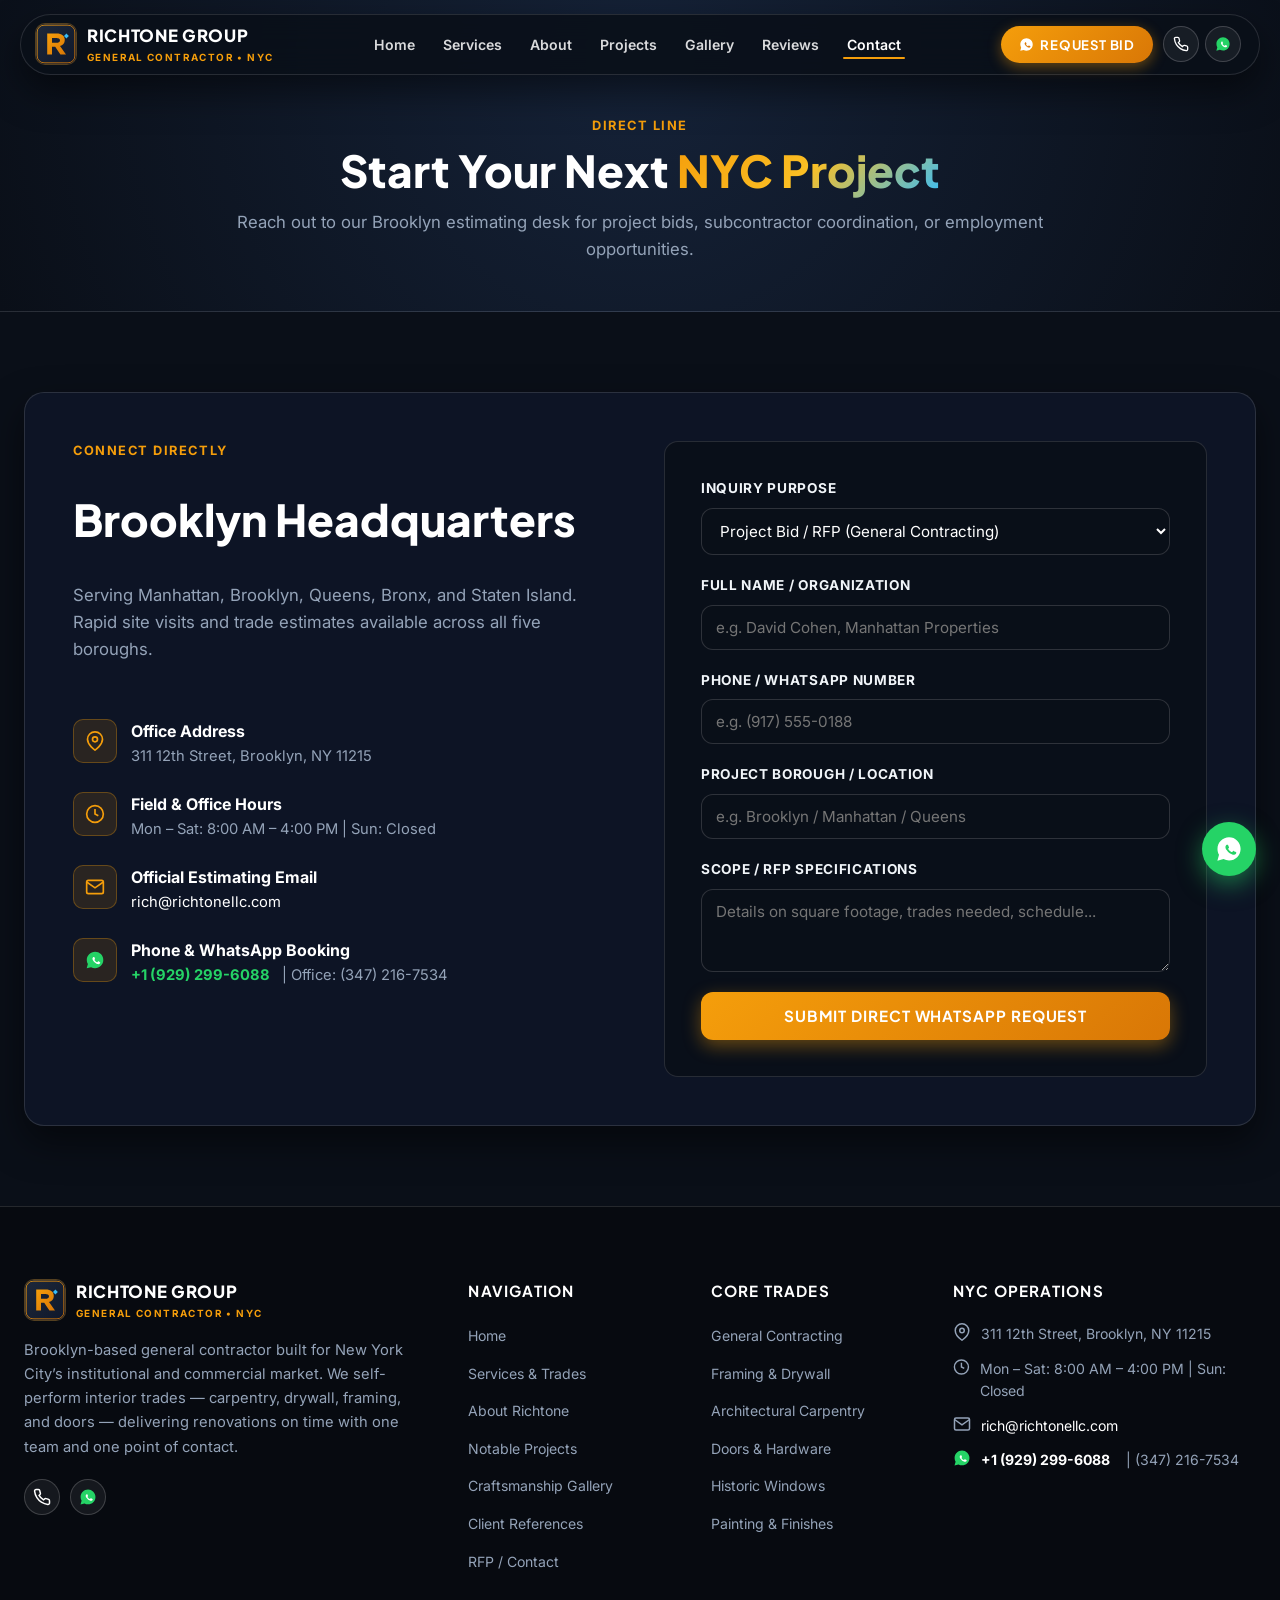
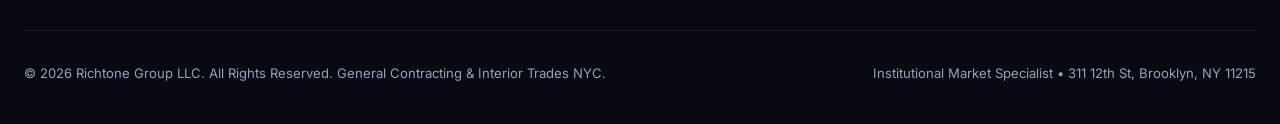
<file: contact.html>
<!DOCTYPE html>
<html lang="en">
<head>
  
  <meta charset="UTF-8">
  <meta name="viewport" content="width=device-width, initial-scale=1.0">
  <title>Contact & RFP Inquiries | Richtone Group LLC NYC</title>
  <meta name="description" content="Submit project RFP bids, trade inquiries, or tradesman employment applications to Richtone Group LLC NYC.">
  <link rel="icon" type="image/svg+xml" href="assets/images/favicon.svg">
  <link rel="icon" type="image/png" sizes="32x32" href="assets/images/favicon-32x32.png">
  <link rel="apple-touch-icon" href="assets/images/apple-touch-icon.png">
  <link rel="preconnect" href="https://fonts.googleapis.com">
  <link rel="preconnect" href="https://fonts.gstatic.com" crossorigin>
  <link href="https://fonts.googleapis.com/css2?family=Inter:wght@400;500;600;700&family=Plus+Jakarta+Sans:wght@600;700;800&display=swap" rel="stylesheet">
  <link rel="stylesheet" href="assets/css/style.css">
</head>
<body>
  
  <!-- TheDivine Floating Pill Navbar -->
  <header class="site-header">
    <div class="header-inner">
      <a href="index.html" class="brand-wrapper">
        <div class="brand-logo-badge">
          <img src="assets/images/logo.svg" alt="Richtone Group LLC Logo" width="42" height="42">
        </div>
        <div class="brand-info">
          <span class="brand-title">RICHTONE GROUP</span>
          <span class="brand-sub">General Contractor • NYC</span>
        </div>
      </a>

      <nav>
        <ul class="nav-links">
          <li><a href="index.html" class="">Home</a></li>
        <li><a href="services.html" class="">Services</a></li>
        <li><a href="about.html" class="">About</a></li>
        <li><a href="projects.html" class="">Projects</a></li>
        <li><a href="gallery.html" class="">Gallery</a></li>
        <li><a href="reviews.html" class="">Reviews</a></li>
        <li><a href="contact.html" class="active">Contact</a></li>
        </ul>
      </nav>

      <div class="header-actions">
        <a href="https://wa.me/19292996088?text=Hello%20Richtone%20Group%20LLC%2C%20I%20would%20like%20to%20request%20a%20project%20bid." target="_blank" rel="noopener noreferrer" class="btn-cta-pill">
          <svg width="15" height="15" viewBox="0 0 24 24" fill="none">
            <path fill="#FFFFFF" d="M12.04 2c-5.46 0-9.91 4.45-9.91 9.91 0 1.75.46 3.45 1.32 4.95L2.05 22l5.25-1.38c1.45.79 3.08 1.21 4.74 1.21 5.46 0 9.91-4.45 9.91-9.91 0-2.65-1.03-5.14-2.9-7.01A9.816 9.816 0 0 0 12.04 2z"/>
            <path fill="#d97706" d="M17.52 14.33c-.22-.11-1.3-.64-1.5-.71-.2-.07-.35-.11-.5.11-.15.22-.58.71-.71.86-.13.15-.26.17-.48.06-.22-.11-.93-.34-1.77-1.09-.65-.58-1.09-1.3-1.22-1.52-.13-.22-.01-.34.1-.45.1-.1.22-.26.33-.39.11-.13.15-.22.22-.37.07-.15.04-.28-.02-.39s-.5-1.21-.69-1.66c-.18-.43-.37-.37-.5-.38l-.43-.01c-.15 0-.39.06-.6.28-.21.22-.8.78-.8 1.9s.82 2.2 1 2.37c.18.17 1.61 2.46 3.9 3.45.54.23.97.37 1.3.48.55.17 1.05.15 1.45.09.44-.07 1.3-.53 1.48-1.05.18-.51.18-.95.13-1.05-.05-.1-.19-.16-.41-.27z"/>
          </svg>
          Request Bid
        </a>

        <div class="social-circle-icons">
          <a href="tel:3472167534" class="social-btn" aria-label="Call Office">
            <svg width="16" height="16" viewBox="0 0 24 24" fill="none" stroke="currentColor" stroke-width="2"><path d="M22 16.92v3a2 2 0 0 1-2.18 2 19.79 19.79 0 0 1-8.63-3.07 19.5 19.5 0 0 1-6-6 19.79 19.79 0 0 1-3.07-8.67A2 2 0 0 1 4.11 2h3a2 2 0 0 1 2 1.72 12.84 12.84 0 0 0 .7 2.81 2 2 0 0 1-.45 2.11L8.09 9.91a16 16 0 0 0 6 6l1.27-1.27a2 2 0 0 1 2.11-.45 12.84 12.84 0 0 0 2.81.7A2 2 0 0 1 22 16.92z"></path></svg>
          </a>
          <a href="https://wa.me/19292996088" target="_blank" rel="noopener noreferrer" class="social-btn" aria-label="Official WhatsApp">
            <svg width="16" height="16" viewBox="0 0 24 24">
              <path fill="#25D366" d="M12.04 2c-5.46 0-9.91 4.45-9.91 9.91 0 1.75.46 3.45 1.32 4.95L2.05 22l5.25-1.38c1.45.79 3.08 1.21 4.74 1.21 5.46 0 9.91-4.45 9.91-9.91 0-2.65-1.03-5.14-2.9-7.01A9.816 9.816 0 0 0 12.04 2z"/>
              <path fill="#FFFFFF" d="M17.52 14.33c-.22-.11-1.3-.64-1.5-.71-.2-.07-.35-.11-.5.11-.15.22-.58.71-.71.86-.13.15-.26.17-.48.06-.22-.11-.93-.34-1.77-1.09-.65-.58-1.09-1.3-1.22-1.52-.13-.22-.01-.34.1-.45.1-.1.22-.26.33-.39.11-.13.15-.22.22-.37.07-.15.04-.28-.02-.39s-.5-1.21-.69-1.66c-.18-.43-.37-.37-.5-.38l-.43-.01c-.15 0-.39.06-.6.28-.21.22-.8.78-.8 1.9s.82 2.2 1 2.37c.18.17 1.61 2.46 3.9 3.45.54.23.97.37 1.3.48.55.17 1.05.15 1.45.09.44-.07 1.3-.53 1.48-1.05.18-.51.18-.95.13-1.05-.05-.1-.19-.16-.41-.27z"/>
            </svg>
          </a>
        </div>

        <button class="nav-toggle-btn" aria-label="Toggle Navigation Menu" aria-expanded="false">
          <svg width="22" height="22" viewBox="0 0 24 24" fill="none" stroke="currentColor" stroke-width="2"><path d="M4 6h16M4 12h16M4 18h16"/></svg>
        </button>
      </div>
    </div>
  </header>

  <!-- Mobile Full Viewport Navigation Drawer -->
  <div class="mobile-nav-drawer">
    <a href="index.html" class="mobile-nav-link ">Home</a>
      <a href="services.html" class="mobile-nav-link ">Services</a>
      <a href="about.html" class="mobile-nav-link ">About</a>
      <a href="projects.html" class="mobile-nav-link ">Projects</a>
      <a href="gallery.html" class="mobile-nav-link ">Gallery</a>
      <a href="reviews.html" class="mobile-nav-link ">Reviews</a>
      <a href="contact.html" class="mobile-nav-link active">Contact</a>
    <div style="margin-top: 1.5rem; display: flex; flex-direction: column; gap: 0.75rem; width: 100%;">
      <a href="https://wa.me/19292996088?text=Hello%20Richtone%20Group%20LLC%2C%20I%20would%20like%20to%20discuss%20a%20construction%20project." class="btn-hero-primary" style="width: 100%;">
        <svg width="20" height="20" viewBox="0 0 24 24">
          <path fill="#FFFFFF" d="M12.04 2c-5.46 0-9.91 4.45-9.91 9.91 0 1.75.46 3.45 1.32 4.95L2.05 22l5.25-1.38c1.45.79 3.08 1.21 4.74 1.21 5.46 0 9.91-4.45 9.91-9.91 0-2.65-1.03-5.14-2.9-7.01A9.816 9.816 0 0 0 12.04 2z"/>
          <path fill="#25D366" d="M17.52 14.33c-.22-.11-1.3-.64-1.5-.71-.2-.07-.35-.11-.5.11-.15.22-.58.71-.71.86-.13.15-.26.17-.48.06-.22-.11-.93-.34-1.77-1.09-.65-.58-1.09-1.3-1.22-1.52-.13-.22-.01-.34.1-.45.1-.1.22-.26.33-.39.11-.13.15-.22.22-.37.07-.15.04-.28-.02-.39s-.5-1.21-.69-1.66c-.18-.43-.37-.37-.5-.38l-.43-.01c-.15 0-.39.06-.6.28-.21.22-.8.78-.8 1.9s.82 2.2 1 2.37c.18.17 1.61 2.46 3.9 3.45.54.23.97.37 1.3.48.55.17 1.05.15 1.45.09.44-.07 1.3-.53 1.48-1.05.18-.51.18-.95.13-1.05-.05-.1-.19-.16-.41-.27z"/>
        </svg>
        WhatsApp Project Desk
      </a>
      <a href="tel:3472167534" class="btn-hero-secondary" style="width: 100%;">
        <svg width="18" height="18" viewBox="0 0 24 24" fill="none" stroke="currentColor" stroke-width="2"><path d="M22 16.92v3a2 2 0 0 1-2.18 2 19.79 19.79 0 0 1-8.63-3.07 19.5 19.5 0 0 1-6-6 19.79 19.79 0 0 1-3.07-8.67A2 2 0 0 1 4.11 2h3a2 2 0 0 1 2 1.72 12.84 12.84 0 0 0 .7 2.81 2 2 0 0 1-.45 2.11L8.09 9.91a16 16 0 0 0 6 6l1.27-1.27a2 2 0 0 1 2.11-.45 12.84 12.84 0 0 0 2.81.7A2 2 0 0 1 22 16.92z"></path></svg>
        Call Office: (347) 216-7534
      </a>
    </div>
  </div>

  <div class="page-banner" style="padding: 7rem 1.5rem 3rem; text-align: center; background: radial-gradient(circle at 50% 20%, #152238 0%, #0a0f18 100%); border-bottom: 1px solid var(--border-glass);">
    <div style="max-width: 900px; margin: 0 auto;">
      <span class="section-tag">Direct Line</span>
      <h1 class="section-title">Start Your Next <span class="text-gradient">NYC Project</span></h1>
      <p class="section-subtitle">Reach out to our Brooklyn estimating desk for project bids, subcontractor coordination, or employment opportunities.</p>
    </div>
  </div>

  <section class="section">
    <div class="contact-container">
      <div class="contact-grid">
        <div class="contact-info-col">
          <span class="section-tag">Connect Directly</span>
          <h2 class="section-title">Brooklyn Headquarters</h2>
          <p class="section-subtitle" style="text-align: left; margin-bottom: 2rem;">
            Serving Manhattan, Brooklyn, Queens, Bronx, and Staten Island. Rapid site visits and trade estimates available across all five boroughs.
          </p>

          <div class="contact-detail-row">
            <div class="contact-icon-box">
              <svg width="20" height="20" viewBox="0 0 24 24" fill="none" stroke="currentColor" stroke-width="2"><path d="M21 10c0 7-9 13-9 13s-9-6-9-13a9 9 0 0 1 18 0z"></path><circle cx="12" cy="10" r="3"></circle></svg>
            </div>
            <div>
              <div style="font-weight: 700; color: #ffffff;">Office Address</div>
              <div style="color: var(--text-muted); font-size: 0.92rem;">311 12th Street, Brooklyn, NY 11215</div>
            </div>
          </div>

          <div class="contact-detail-row">
            <div class="contact-icon-box">
              <svg width="20" height="20" viewBox="0 0 24 24" fill="none" stroke="currentColor" stroke-width="2"><circle cx="12" cy="12" r="10"></circle><polyline points="12 6 12 12 16 14"></polyline></svg>
            </div>
            <div>
              <div style="font-weight: 700; color: #ffffff;">Field & Office Hours</div>
              <div style="color: var(--text-muted); font-size: 0.92rem;">Mon – Sat: 8:00 AM – 4:00 PM | Sun: Closed</div>
            </div>
          </div>

          <div class="contact-detail-row">
            <div class="contact-icon-box">
              <svg width="20" height="20" viewBox="0 0 24 24" fill="none" stroke="currentColor" stroke-width="2"><path d="M4 4h16c1.1 0 2 .9 2 2v12c0 1.1-.9 2-2 2H4c-1.1 0-2-.9-2-2V6c0-1.1.9-2 2-2z"></path><polyline points="22,6 12,13 2,6"></polyline></svg>
            </div>
            <div>
              <div style="font-weight: 700; color: #ffffff;">Official Estimating Email</div>
              <div style="color: var(--text-muted); font-size: 0.92rem;">
                <a href="mailto:rich@richtonellc.com" style="color: #ffffff;">rich@richtonellc.com</a>
              </div>
            </div>
          </div>

          <div class="contact-detail-row">
            <div class="contact-icon-box">
              <svg width="20" height="20" viewBox="0 0 24 24">
                <path fill="#25D366" d="M12.04 2c-5.46 0-9.91 4.45-9.91 9.91 0 1.75.46 3.45 1.32 4.95L2.05 22l5.25-1.38c1.45.79 3.08 1.21 4.74 1.21 5.46 0 9.91-4.45 9.91-9.91 0-2.65-1.03-5.14-2.9-7.01A9.816 9.816 0 0 0 12.04 2z"/>
                <path fill="#FFFFFF" d="M17.52 14.33c-.22-.11-1.3-.64-1.5-.71-.2-.07-.35-.11-.5.11-.15.22-.58.71-.71.86-.13.15-.26.17-.48.06-.22-.11-.93-.34-1.77-1.09-.65-.58-1.09-1.3-1.22-1.52-.13-.22-.01-.34.1-.45.1-.1.22-.26.33-.39.11-.13.15-.22.22-.37.07-.15.04-.28-.02-.39s-.5-1.21-.69-1.66c-.18-.43-.37-.37-.5-.38l-.43-.01c-.15 0-.39.06-.6.28-.21.22-.8.78-.8 1.9s.82 2.2 1 2.37c.18.17 1.61 2.46 3.9 3.45.54.23.97.37 1.3.48.55.17 1.05.15 1.45.09.44-.07 1.3-.53 1.48-1.05.18-.51.18-.95.13-1.05-.05-.1-.19-.16-.41-.27z"/>
              </svg>
            </div>
            <div>
              <div style="font-weight: 700; color: #ffffff;">Phone & WhatsApp Booking</div>
              <div style="color: var(--text-muted); font-size: 0.92rem;">
                <a href="https://wa.me/19292996088" target="_blank" rel="noopener noreferrer" style="color: #25D366; font-weight: 700;">+1 (929) 299-6088</a>
                <span style="margin-left: 8px;">| Office: (347) 216-7534</span>
              </div>
            </div>
          </div>
        </div>

        <div class="contact-form-card">
          <form onsubmit="handleContactPageSubmit(event)">
            <div class="form-group">
              <label for="cp-purpose">Inquiry Purpose</label>
              <select id="cp-purpose">
                <option value="Project Bid / RFP" selected>Project Bid / RFP (General Contracting)</option>
                <option value="Subcontractor Coordination">Subcontractor Coordination / Trade Scopes</option>
                <option value="Tradesman Employment">Tradesman Employment (Carpentry / Drywall)</option>
                <option value="General Inquiry">General Company Inquiry</option>
              </select>
            </div>
            <div class="form-group">
              <label for="cp-name">Full Name / Organization</label>
              <input type="text" id="cp-name" required placeholder="e.g. David Cohen, Manhattan Properties">
            </div>
            <div class="form-group">
              <label for="cp-phone">Phone / WhatsApp Number</label>
              <input type="tel" id="cp-phone" required placeholder="e.g. (917) 555-0188">
            </div>
            <div class="form-group">
              <label for="cp-location">Project Borough / Location</label>
              <input type="text" id="cp-location" placeholder="e.g. Brooklyn / Manhattan / Queens">
            </div>
            <div class="form-group">
              <label for="cp-details">Scope / RFP Specifications</label>
              <textarea id="cp-details" rows="3" required placeholder="Details on square footage, trades needed, schedule..."></textarea>
            </div>
            <button type="submit" class="btn-form-submit">
              Submit Direct WhatsApp Request
            </button>
          </form>
        </div>
      </div>
    </div>
  </section>

  
  <!-- Footer Section -->
  <footer class="site-footer">
    <div class="footer-inner">
      <div class="footer-grid">
        <div class="footer-col">
          <div class="brand-wrapper" style="margin-bottom: 1rem;">
            <div class="brand-logo-badge">
              <img src="assets/images/logo.svg" alt="Richtone Group Logo" width="42" height="42">
            </div>
            <div class="brand-info">
              <span class="brand-title">RICHTONE GROUP</span>
              <span class="brand-sub">General Contractor • NYC</span>
            </div>
          </div>
          <p class="footer-desc">
            Brooklyn-based general contractor built for New York City’s institutional and commercial market. We self-perform interior trades — carpentry, drywall, framing, and doors — delivering renovations on time with one team and one point of contact.
          </p>
          <div style="display: flex; gap: 10px; margin-top: 1.25rem;">
            <a href="tel:3472167534" class="social-btn" aria-label="Phone">
              <svg width="18" height="18" viewBox="0 0 24 24" fill="none" stroke="currentColor" stroke-width="2"><path d="M22 16.92v3a2 2 0 0 1-2.18 2 19.79 19.79 0 0 1-8.63-3.07 19.5 19.5 0 0 1-6-6 19.79 19.79 0 0 1-3.07-8.67A2 2 0 0 1 4.11 2h3a2 2 0 0 1 2 1.72 12.84 12.84 0 0 0 .7 2.81 2 2 0 0 1-.45 2.11L8.09 9.91a16 16 0 0 0 6 6l1.27-1.27a2 2 0 0 1 2.11-.45 12.84 12.84 0 0 0 2.81.7A2 2 0 0 1 22 16.92z"></path></svg>
            </a>
            <a href="https://wa.me/19292996088" target="_blank" rel="noopener noreferrer" class="social-btn" aria-label="Official WhatsApp">
              <svg width="18" height="18" viewBox="0 0 24 24">
                <path fill="#25D366" d="M12.04 2c-5.46 0-9.91 4.45-9.91 9.91 0 1.75.46 3.45 1.32 4.95L2.05 22l5.25-1.38c1.45.79 3.08 1.21 4.74 1.21 5.46 0 9.91-4.45 9.91-9.91 0-2.65-1.03-5.14-2.9-7.01A9.816 9.816 0 0 0 12.04 2z"/>
                <path fill="#FFFFFF" d="M17.52 14.33c-.22-.11-1.3-.64-1.5-.71-.2-.07-.35-.11-.5.11-.15.22-.58.71-.71.86-.13.15-.26.17-.48.06-.22-.11-.93-.34-1.77-1.09-.65-.58-1.09-1.3-1.22-1.52-.13-.22-.01-.34.1-.45.1-.1.22-.26.33-.39.11-.13.15-.22.22-.37.07-.15.04-.28-.02-.39s-.5-1.21-.69-1.66c-.18-.43-.37-.37-.5-.38l-.43-.01c-.15 0-.39.06-.6.28-.21.22-.8.78-.8 1.9s.82 2.2 1 2.37c.18.17 1.61 2.46 3.9 3.45.54.23.97.37 1.3.48.55.17 1.05.15 1.45.09.44-.07 1.3-.53 1.48-1.05.18-.51.18-.95.13-1.05-.05-.1-.19-.16-.41-.27z"/>
              </svg>
            </a>
          </div>
        </div>

        <div class="footer-col">
          <h4 class="footer-col-title">Navigation</h4>
          <ul class="footer-nav-list">
            <li><a href="index.html">Home</a></li>
            <li><a href="services.html">Services & Trades</a></li>
            <li><a href="about.html">About Richtone</a></li>
            <li><a href="projects.html">Notable Projects</a></li>
            <li><a href="gallery.html">Craftsmanship Gallery</a></li>
            <li><a href="reviews.html">Client References</a></li>
            <li><a href="contact.html">RFP / Contact</a></li>
          </ul>
        </div>

        <div class="footer-col">
          <h4 class="footer-col-title">Core Trades</h4>
          <ul class="footer-nav-list">
            <li><a href="services.html">General Contracting</a></li>
            <li><a href="services.html">Framing & Drywall</a></li>
            <li><a href="services.html">Architectural Carpentry</a></li>
            <li><a href="services.html">Doors & Hardware</a></li>
            <li><a href="services.html">Historic Windows</a></li>
            <li><a href="services.html">Painting & Finishes</a></li>
          </ul>
        </div>

        <div class="footer-col">
          <h4 class="footer-col-title">NYC Operations</h4>
          <p class="footer-contact-item">
            <svg width="18" height="18" viewBox="0 0 24 24" fill="none" stroke="currentColor" stroke-width="2"><path d="M21 10c0 7-9 13-9 13s-9-6-9-13a9 9 0 0 1 18 0z"></path><circle cx="12" cy="10" r="3"></circle></svg>
            <span>311 12th Street, Brooklyn, NY 11215</span>
          </p>
          <p class="footer-contact-item" style="margin-top: 0.75rem;">
            <svg width="18" height="18" viewBox="0 0 24 24" fill="none" stroke="currentColor" stroke-width="2"><circle cx="12" cy="12" r="10"></circle><polyline points="12 6 12 12 16 14"></polyline></svg>
            <span>Mon – Sat: 8:00 AM – 4:00 PM | Sun: Closed</span>
          </p>
          <p class="footer-contact-item" style="margin-top: 0.75rem;">
            <svg width="18" height="18" viewBox="0 0 24 24" fill="none" stroke="currentColor" stroke-width="2"><path d="M4 4h16c1.1 0 2 .9 2 2v12c0 1.1-.9 2-2 2H4c-1.1 0-2-.9-2-2V6c0-1.1.9-2 2-2z"></path><polyline points="22,6 12,13 2,6"></polyline></svg>
            <a href="mailto:rich@richtonellc.com" style="color: #ffffff;">rich@richtonellc.com</a>
          </p>
          <p class="footer-contact-item" style="margin-top: 0.75rem;">
            <!-- Official WhatsApp SVG with phone number -->
            <svg width="18" height="18" viewBox="0 0 24 24">
              <path fill="#25D366" d="M12.04 2c-5.46 0-9.91 4.45-9.91 9.91 0 1.75.46 3.45 1.32 4.95L2.05 22l5.25-1.38c1.45.79 3.08 1.21 4.74 1.21 5.46 0 9.91-4.45 9.91-9.91 0-2.65-1.03-5.14-2.9-7.01A9.816 9.816 0 0 0 12.04 2z"/>
              <path fill="#FFFFFF" d="M17.52 14.33c-.22-.11-1.3-.64-1.5-.71-.2-.07-.35-.11-.5.11-.15.22-.58.71-.71.86-.13.15-.26.17-.48.06-.22-.11-.93-.34-1.77-1.09-.65-.58-1.09-1.3-1.22-1.52-.13-.22-.01-.34.1-.45.1-.1.22-.26.33-.39.11-.13.15-.22.22-.37.07-.15.04-.28-.02-.39s-.5-1.21-.69-1.66c-.18-.43-.37-.37-.5-.38l-.43-.01c-.15 0-.39.06-.6.28-.21.22-.8.78-.8 1.9s.82 2.2 1 2.37c.18.17 1.61 2.46 3.9 3.45.54.23.97.37 1.3.48.55.17 1.05.15 1.45.09.44-.07 1.3-.53 1.48-1.05.18-.51.18-.95.13-1.05-.05-.1-.19-.16-.41-.27z"/>
            </svg>
            <a href="https://wa.me/19292996088" target="_blank" rel="noopener noreferrer" style="color: #ffffff; font-weight: 700;">+1 (929) 299-6088</a>
            <span style="color: var(--text-muted); margin-left: 6px;">| (347) 216-7534</span>
          </p>
        </div>
      </div>

      <div class="footer-bottom">
        <p>&copy; 2026 Richtone Group LLC. All Rights Reserved. General Contracting & Interior Trades NYC.</p>
        <p>Institutional Market Specialist • 311 12th St, Brooklyn, NY 11215</p>
      </div>
    </div>
  </footer>

  <!-- Floating WhatsApp CTA Pill -->
  <a href="https://wa.me/19292996088?text=Hello%20Richtone%20Group%20LLC%2C%20I%20would%20like%20to%20discuss%20a%20construction%20project." target="_blank" rel="noopener noreferrer" class="floating-wa-btn" aria-label="Chat on WhatsApp">
    <svg width="28" height="28" viewBox="0 0 24 24">
      <path fill="#FFFFFF" d="M12.04 2c-5.46 0-9.91 4.45-9.91 9.91 0 1.75.46 3.45 1.32 4.95L2.05 22l5.25-1.38c1.45.79 3.08 1.21 4.74 1.21 5.46 0 9.91-4.45 9.91-9.91 0-2.65-1.03-5.14-2.9-7.01A9.816 9.816 0 0 0 12.04 2z"/>
      <path fill="#25D366" d="M17.52 14.33c-.22-.11-1.3-.64-1.5-.71-.2-.07-.35-.11-.5.11-.15.22-.58.71-.71.86-.13.15-.26.17-.48.06-.22-.11-.93-.34-1.77-1.09-.65-.58-1.09-1.3-1.22-1.52-.13-.22-.01-.34.1-.45.1-.1.22-.26.33-.39.11-.13.15-.22.22-.37.07-.15.04-.28-.02-.39s-.5-1.21-.69-1.66c-.18-.43-.37-.37-.5-.38l-.43-.01c-.15 0-.39.06-.6.28-.21.22-.8.78-.8 1.9s.82 2.2 1 2.37c.18.17 1.61 2.46 3.9 3.45.54.23.97.37 1.3.48.55.17 1.05.15 1.45.09.44-.07 1.3-.53 1.48-1.05.18-.51.18-.95.13-1.05-.05-.1-.19-.16-.41-.27z"/>
    </svg>
  </a>
  <script src="assets/js/main.js"></script>
  <script>
    function handleContactPageSubmit(e) {
      e.preventDefault();
      const purpose = document.getElementById('cp-purpose').value;
      const name = document.getElementById('cp-name').value;
      const phone = document.getElementById('cp-phone').value;
      const loc = document.getElementById('cp-location').value;
      const details = document.getElementById('cp-details').value;

      const text = encodeURIComponent(
        `Hello Richtone Group LLC! My name is ${name} (${phone}). I am reaching out regarding ${purpose} in ${loc}: ${details}`
      );
      window.open(`https://wa.me/19292996088?text=${text}`, '_blank');
    }
  </script>
</body>
</html>
</file>
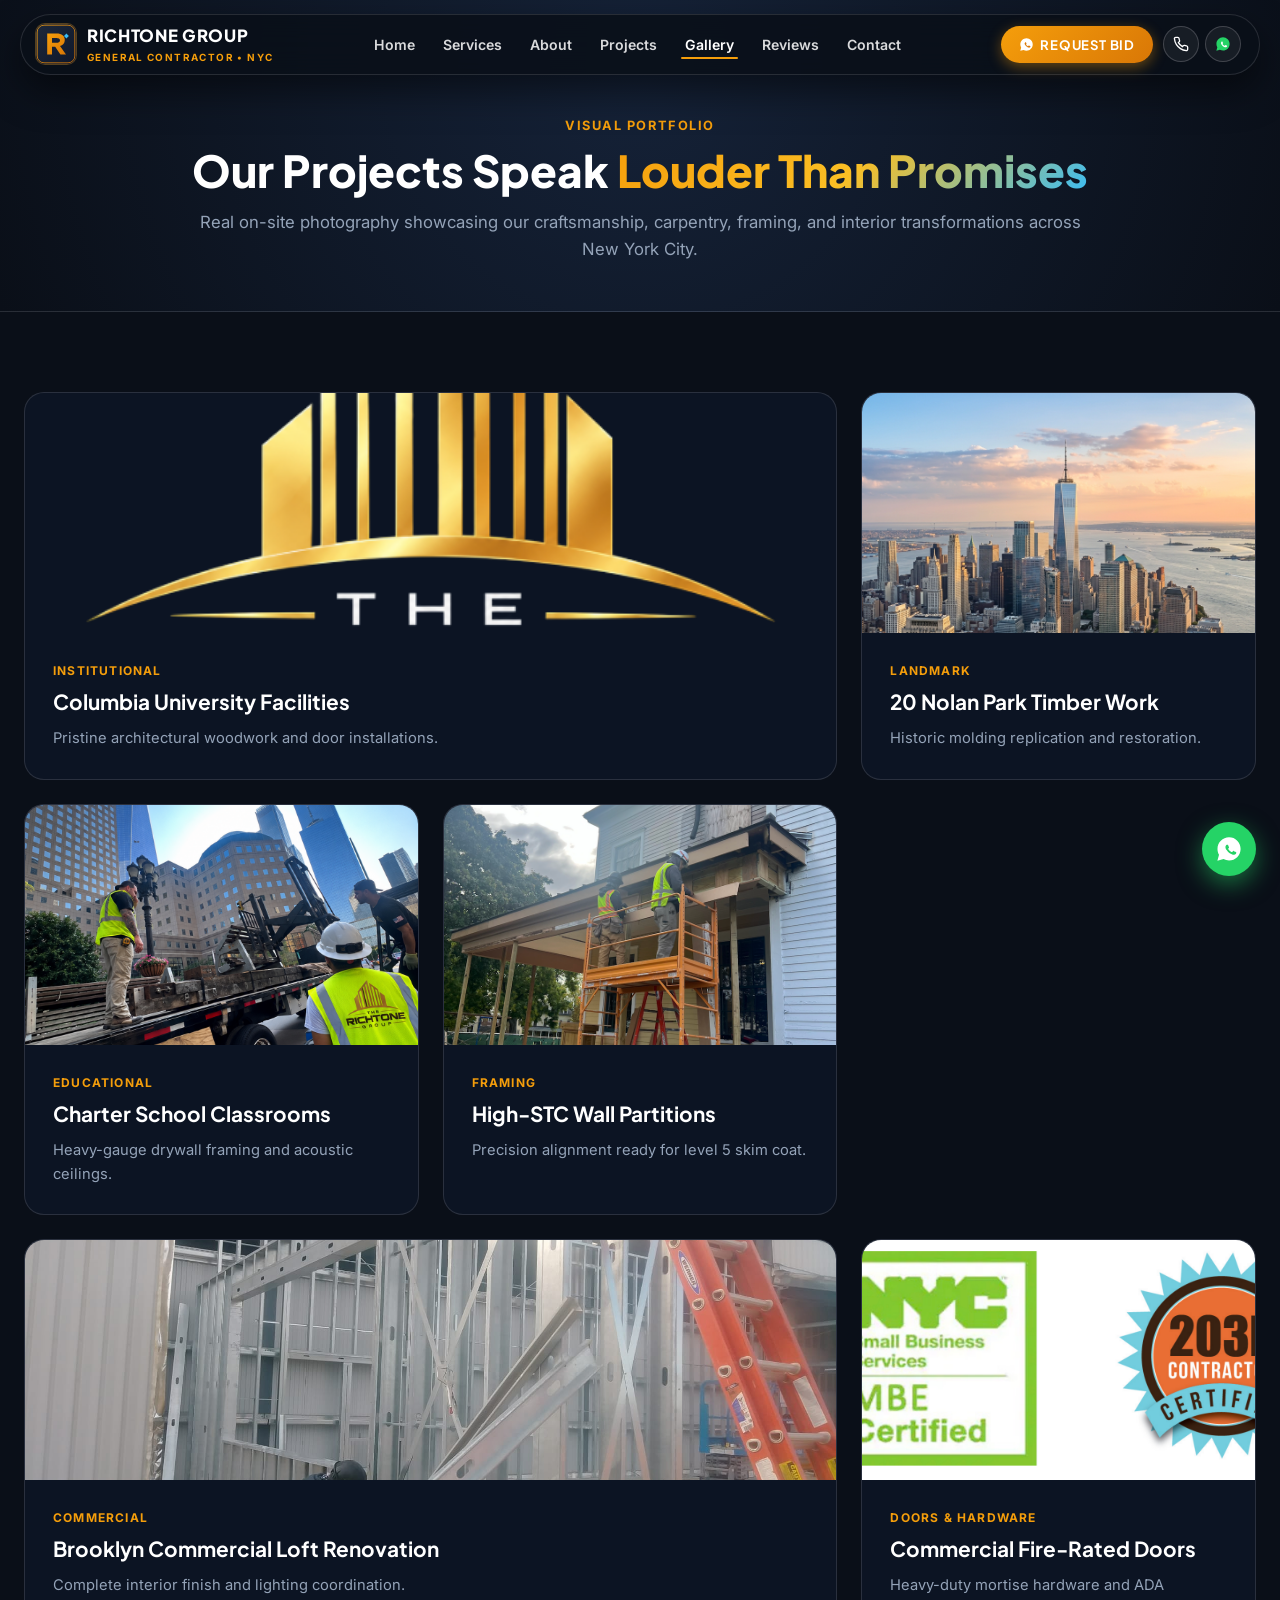
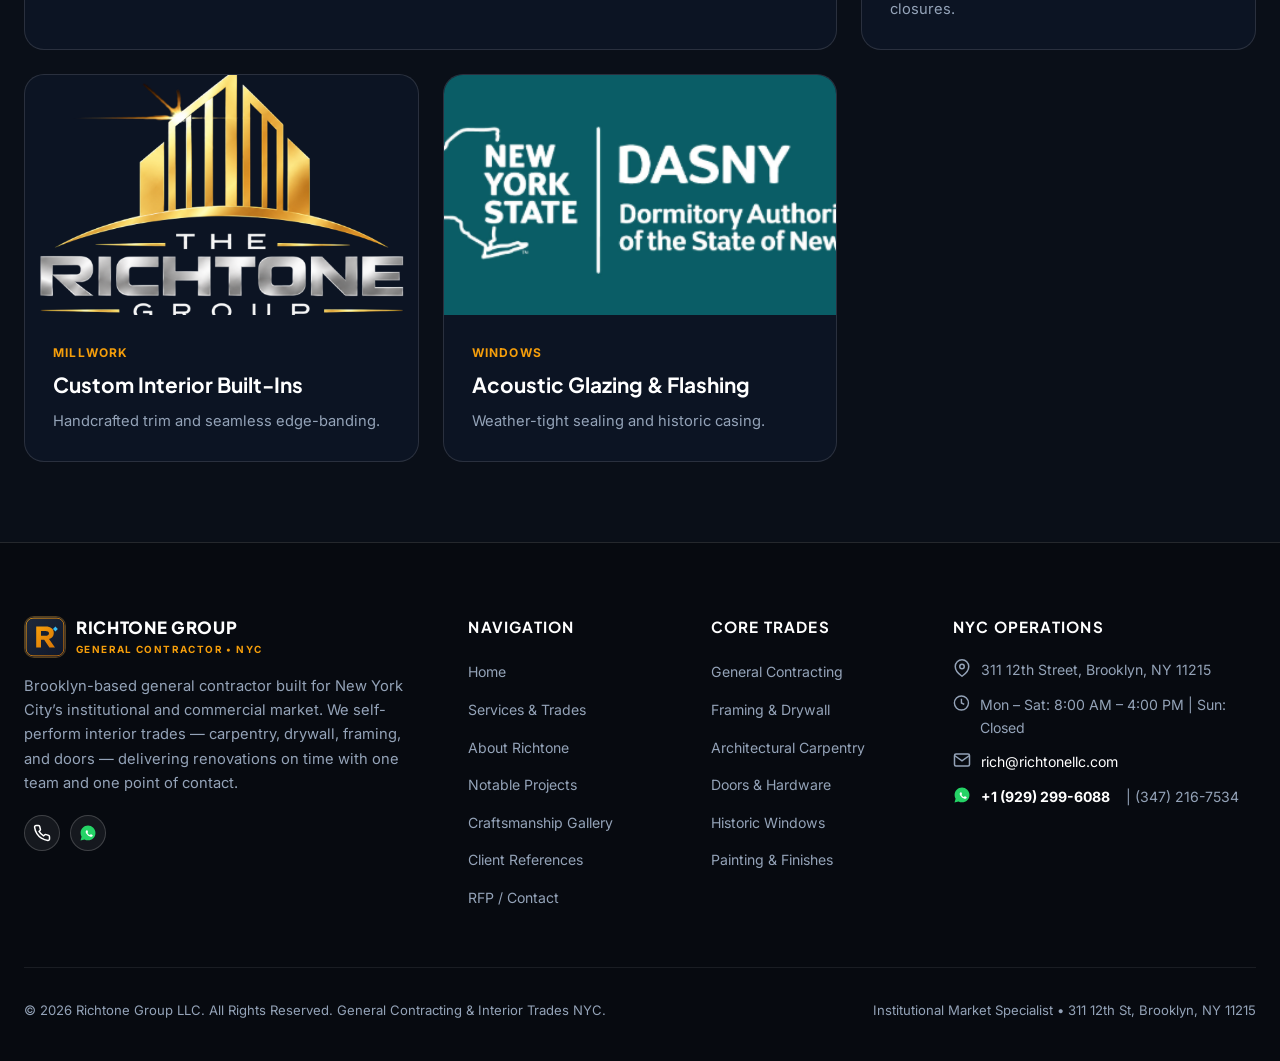
<file: gallery.html>
<!DOCTYPE html>
<html lang="en">
<head>
  
  <meta charset="UTF-8">
  <meta name="viewport" content="width=device-width, initial-scale=1.0">
  <title>Craftsmanship Gallery | Richtone Group LLC NYC</title>
  <meta name="description" content="Authentic jobsite photos of architectural carpentry, commercial framing, doors, and interior renovations by Richtone Group LLC NYC.">
  <link rel="icon" type="image/svg+xml" href="assets/images/favicon.svg">
  <link rel="icon" type="image/png" sizes="32x32" href="assets/images/favicon-32x32.png">
  <link rel="apple-touch-icon" href="assets/images/apple-touch-icon.png">
  <link rel="preconnect" href="https://fonts.googleapis.com">
  <link rel="preconnect" href="https://fonts.gstatic.com" crossorigin>
  <link href="https://fonts.googleapis.com/css2?family=Inter:wght@400;500;600;700&family=Plus+Jakarta+Sans:wght@600;700;800&display=swap" rel="stylesheet">
  <link rel="stylesheet" href="assets/css/style.css">
</head>
<body>
  
  <!-- TheDivine Floating Pill Navbar -->
  <header class="site-header">
    <div class="header-inner">
      <a href="index.html" class="brand-wrapper">
        <div class="brand-logo-badge">
          <img src="assets/images/logo.svg" alt="Richtone Group LLC Logo" width="42" height="42">
        </div>
        <div class="brand-info">
          <span class="brand-title">RICHTONE GROUP</span>
          <span class="brand-sub">General Contractor • NYC</span>
        </div>
      </a>

      <nav>
        <ul class="nav-links">
          <li><a href="index.html" class="">Home</a></li>
        <li><a href="services.html" class="">Services</a></li>
        <li><a href="about.html" class="">About</a></li>
        <li><a href="projects.html" class="">Projects</a></li>
        <li><a href="gallery.html" class="active">Gallery</a></li>
        <li><a href="reviews.html" class="">Reviews</a></li>
        <li><a href="contact.html" class="">Contact</a></li>
        </ul>
      </nav>

      <div class="header-actions">
        <a href="https://wa.me/19292996088?text=Hello%20Richtone%20Group%20LLC%2C%20I%20would%20like%20to%20request%20a%20project%20bid." target="_blank" rel="noopener noreferrer" class="btn-cta-pill">
          <svg width="15" height="15" viewBox="0 0 24 24" fill="none">
            <path fill="#FFFFFF" d="M12.04 2c-5.46 0-9.91 4.45-9.91 9.91 0 1.75.46 3.45 1.32 4.95L2.05 22l5.25-1.38c1.45.79 3.08 1.21 4.74 1.21 5.46 0 9.91-4.45 9.91-9.91 0-2.65-1.03-5.14-2.9-7.01A9.816 9.816 0 0 0 12.04 2z"/>
            <path fill="#d97706" d="M17.52 14.33c-.22-.11-1.3-.64-1.5-.71-.2-.07-.35-.11-.5.11-.15.22-.58.71-.71.86-.13.15-.26.17-.48.06-.22-.11-.93-.34-1.77-1.09-.65-.58-1.09-1.3-1.22-1.52-.13-.22-.01-.34.1-.45.1-.1.22-.26.33-.39.11-.13.15-.22.22-.37.07-.15.04-.28-.02-.39s-.5-1.21-.69-1.66c-.18-.43-.37-.37-.5-.38l-.43-.01c-.15 0-.39.06-.6.28-.21.22-.8.78-.8 1.9s.82 2.2 1 2.37c.18.17 1.61 2.46 3.9 3.45.54.23.97.37 1.3.48.55.17 1.05.15 1.45.09.44-.07 1.3-.53 1.48-1.05.18-.51.18-.95.13-1.05-.05-.1-.19-.16-.41-.27z"/>
          </svg>
          Request Bid
        </a>

        <div class="social-circle-icons">
          <a href="tel:3472167534" class="social-btn" aria-label="Call Office">
            <svg width="16" height="16" viewBox="0 0 24 24" fill="none" stroke="currentColor" stroke-width="2"><path d="M22 16.92v3a2 2 0 0 1-2.18 2 19.79 19.79 0 0 1-8.63-3.07 19.5 19.5 0 0 1-6-6 19.79 19.79 0 0 1-3.07-8.67A2 2 0 0 1 4.11 2h3a2 2 0 0 1 2 1.72 12.84 12.84 0 0 0 .7 2.81 2 2 0 0 1-.45 2.11L8.09 9.91a16 16 0 0 0 6 6l1.27-1.27a2 2 0 0 1 2.11-.45 12.84 12.84 0 0 0 2.81.7A2 2 0 0 1 22 16.92z"></path></svg>
          </a>
          <a href="https://wa.me/19292996088" target="_blank" rel="noopener noreferrer" class="social-btn" aria-label="Official WhatsApp">
            <svg width="16" height="16" viewBox="0 0 24 24">
              <path fill="#25D366" d="M12.04 2c-5.46 0-9.91 4.45-9.91 9.91 0 1.75.46 3.45 1.32 4.95L2.05 22l5.25-1.38c1.45.79 3.08 1.21 4.74 1.21 5.46 0 9.91-4.45 9.91-9.91 0-2.65-1.03-5.14-2.9-7.01A9.816 9.816 0 0 0 12.04 2z"/>
              <path fill="#FFFFFF" d="M17.52 14.33c-.22-.11-1.3-.64-1.5-.71-.2-.07-.35-.11-.5.11-.15.22-.58.71-.71.86-.13.15-.26.17-.48.06-.22-.11-.93-.34-1.77-1.09-.65-.58-1.09-1.3-1.22-1.52-.13-.22-.01-.34.1-.45.1-.1.22-.26.33-.39.11-.13.15-.22.22-.37.07-.15.04-.28-.02-.39s-.5-1.21-.69-1.66c-.18-.43-.37-.37-.5-.38l-.43-.01c-.15 0-.39.06-.6.28-.21.22-.8.78-.8 1.9s.82 2.2 1 2.37c.18.17 1.61 2.46 3.9 3.45.54.23.97.37 1.3.48.55.17 1.05.15 1.45.09.44-.07 1.3-.53 1.48-1.05.18-.51.18-.95.13-1.05-.05-.1-.19-.16-.41-.27z"/>
            </svg>
          </a>
        </div>

        <button class="nav-toggle-btn" aria-label="Toggle Navigation Menu" aria-expanded="false">
          <svg width="22" height="22" viewBox="0 0 24 24" fill="none" stroke="currentColor" stroke-width="2"><path d="M4 6h16M4 12h16M4 18h16"/></svg>
        </button>
      </div>
    </div>
  </header>

  <!-- Mobile Full Viewport Navigation Drawer -->
  <div class="mobile-nav-drawer">
    <a href="index.html" class="mobile-nav-link ">Home</a>
      <a href="services.html" class="mobile-nav-link ">Services</a>
      <a href="about.html" class="mobile-nav-link ">About</a>
      <a href="projects.html" class="mobile-nav-link ">Projects</a>
      <a href="gallery.html" class="mobile-nav-link active">Gallery</a>
      <a href="reviews.html" class="mobile-nav-link ">Reviews</a>
      <a href="contact.html" class="mobile-nav-link ">Contact</a>
    <div style="margin-top: 1.5rem; display: flex; flex-direction: column; gap: 0.75rem; width: 100%;">
      <a href="https://wa.me/19292996088?text=Hello%20Richtone%20Group%20LLC%2C%20I%20would%20like%20to%20discuss%20a%20construction%20project." class="btn-hero-primary" style="width: 100%;">
        <svg width="20" height="20" viewBox="0 0 24 24">
          <path fill="#FFFFFF" d="M12.04 2c-5.46 0-9.91 4.45-9.91 9.91 0 1.75.46 3.45 1.32 4.95L2.05 22l5.25-1.38c1.45.79 3.08 1.21 4.74 1.21 5.46 0 9.91-4.45 9.91-9.91 0-2.65-1.03-5.14-2.9-7.01A9.816 9.816 0 0 0 12.04 2z"/>
          <path fill="#25D366" d="M17.52 14.33c-.22-.11-1.3-.64-1.5-.71-.2-.07-.35-.11-.5.11-.15.22-.58.71-.71.86-.13.15-.26.17-.48.06-.22-.11-.93-.34-1.77-1.09-.65-.58-1.09-1.3-1.22-1.52-.13-.22-.01-.34.1-.45.1-.1.22-.26.33-.39.11-.13.15-.22.22-.37.07-.15.04-.28-.02-.39s-.5-1.21-.69-1.66c-.18-.43-.37-.37-.5-.38l-.43-.01c-.15 0-.39.06-.6.28-.21.22-.8.78-.8 1.9s.82 2.2 1 2.37c.18.17 1.61 2.46 3.9 3.45.54.23.97.37 1.3.48.55.17 1.05.15 1.45.09.44-.07 1.3-.53 1.48-1.05.18-.51.18-.95.13-1.05-.05-.1-.19-.16-.41-.27z"/>
        </svg>
        WhatsApp Project Desk
      </a>
      <a href="tel:3472167534" class="btn-hero-secondary" style="width: 100%;">
        <svg width="18" height="18" viewBox="0 0 24 24" fill="none" stroke="currentColor" stroke-width="2"><path d="M22 16.92v3a2 2 0 0 1-2.18 2 19.79 19.79 0 0 1-8.63-3.07 19.5 19.5 0 0 1-6-6 19.79 19.79 0 0 1-3.07-8.67A2 2 0 0 1 4.11 2h3a2 2 0 0 1 2 1.72 12.84 12.84 0 0 0 .7 2.81 2 2 0 0 1-.45 2.11L8.09 9.91a16 16 0 0 0 6 6l1.27-1.27a2 2 0 0 1 2.11-.45 12.84 12.84 0 0 0 2.81.7A2 2 0 0 1 22 16.92z"></path></svg>
        Call Office: (347) 216-7534
      </a>
    </div>
  </div>

  <div class="page-banner" style="padding: 7rem 1.5rem 3rem; text-align: center; background: radial-gradient(circle at 50% 20%, #152238 0%, #0a0f18 100%); border-bottom: 1px solid var(--border-glass);">
    <div style="max-width: 900px; margin: 0 auto;">
      <span class="section-tag">Visual Portfolio</span>
      <h1 class="section-title">Our Projects Speak <span class="text-gradient">Louder Than Promises</span></h1>
      <p class="section-subtitle">Real on-site photography showcasing our craftsmanship, carpentry, framing, and interior transformations across New York City.</p>
    </div>
  </div>

  <section class="section">
    <div class="bento-grid">
      <div class="bento-card bento-wide">
        <div class="bento-image-wrapper">
          <img src="assets/images/project_1.jpg" alt="Columbia University Facility Interior">
        </div>
        <div class="bento-content">
          <span class="card-tag">Institutional</span>
          <h3 class="bento-title">Columbia University Facilities</h3>
          <p class="bento-desc">Pristine architectural woodwork and door installations.</p>
        </div>
      </div>

      <div class="bento-card">
        <div class="bento-image-wrapper">
          <img src="assets/images/project_2.jpg" alt="Governors Island Landmark Restoration">
        </div>
        <div class="bento-content">
          <span class="card-tag">Landmark</span>
          <h3 class="bento-title">20 Nolan Park Timber Work</h3>
          <p class="bento-desc">Historic molding replication and restoration.</p>
        </div>
      </div>

      <div class="bento-card">
        <div class="bento-image-wrapper">
          <img src="assets/images/project_3.jpg" alt="School Classrooms Conversion">
        </div>
        <div class="bento-content">
          <span class="card-tag">Educational</span>
          <h3 class="bento-title">Charter School Classrooms</h3>
          <p class="bento-desc">Heavy-gauge drywall framing and acoustic ceilings.</p>
        </div>
      </div>

      <div class="bento-card">
        <div class="bento-image-wrapper">
          <img src="assets/images/project_4.jpg" alt="Commercial Partition Framing">
        </div>
        <div class="bento-content">
          <span class="card-tag">Framing</span>
          <h3 class="bento-title">High-STC Wall Partitions</h3>
          <p class="bento-desc">Precision alignment ready for level 5 skim coat.</p>
        </div>
      </div>

      <div class="bento-card bento-wide">
        <div class="bento-image-wrapper">
          <img src="assets/images/project_5.jpg" alt="Commercial Fit-Out Overview">
        </div>
        <div class="bento-content">
          <span class="card-tag">Commercial</span>
          <h3 class="bento-title">Brooklyn Commercial Loft Renovation</h3>
          <p class="bento-desc">Complete interior finish and lighting coordination.</p>
        </div>
      </div>

      <div class="bento-card">
        <div class="bento-image-wrapper">
          <img src="assets/images/project_6.jpg" alt="Door Hardware Fitting">
        </div>
        <div class="bento-content">
          <span class="card-tag">Doors & Hardware</span>
          <h3 class="bento-title">Commercial Fire-Rated Doors</h3>
          <p class="bento-desc">Heavy-duty mortise hardware and ADA closures.</p>
        </div>
      </div>

      <div class="bento-card">
        <div class="bento-image-wrapper">
          <img src="assets/images/project_7.jpg" alt="Architectural Casework">
        </div>
        <div class="bento-content">
          <span class="card-tag">Millwork</span>
          <h3 class="bento-title">Custom Interior Built-Ins</h3>
          <p class="bento-desc">Handcrafted trim and seamless edge-banding.</p>
        </div>
      </div>

      <div class="bento-card">
        <div class="bento-image-wrapper">
          <img src="assets/images/project_8.jpg" alt="Window Framing Alignment">
        </div>
        <div class="bento-content">
          <span class="card-tag">Windows</span>
          <h3 class="bento-title">Acoustic Glazing & Flashing</h3>
          <p class="bento-desc">Weather-tight sealing and historic casing.</p>
        </div>
      </div>
    </div>
  </section>

  
  <!-- Footer Section -->
  <footer class="site-footer">
    <div class="footer-inner">
      <div class="footer-grid">
        <div class="footer-col">
          <div class="brand-wrapper" style="margin-bottom: 1rem;">
            <div class="brand-logo-badge">
              <img src="assets/images/logo.svg" alt="Richtone Group Logo" width="42" height="42">
            </div>
            <div class="brand-info">
              <span class="brand-title">RICHTONE GROUP</span>
              <span class="brand-sub">General Contractor • NYC</span>
            </div>
          </div>
          <p class="footer-desc">
            Brooklyn-based general contractor built for New York City’s institutional and commercial market. We self-perform interior trades — carpentry, drywall, framing, and doors — delivering renovations on time with one team and one point of contact.
          </p>
          <div style="display: flex; gap: 10px; margin-top: 1.25rem;">
            <a href="tel:3472167534" class="social-btn" aria-label="Phone">
              <svg width="18" height="18" viewBox="0 0 24 24" fill="none" stroke="currentColor" stroke-width="2"><path d="M22 16.92v3a2 2 0 0 1-2.18 2 19.79 19.79 0 0 1-8.63-3.07 19.5 19.5 0 0 1-6-6 19.79 19.79 0 0 1-3.07-8.67A2 2 0 0 1 4.11 2h3a2 2 0 0 1 2 1.72 12.84 12.84 0 0 0 .7 2.81 2 2 0 0 1-.45 2.11L8.09 9.91a16 16 0 0 0 6 6l1.27-1.27a2 2 0 0 1 2.11-.45 12.84 12.84 0 0 0 2.81.7A2 2 0 0 1 22 16.92z"></path></svg>
            </a>
            <a href="https://wa.me/19292996088" target="_blank" rel="noopener noreferrer" class="social-btn" aria-label="Official WhatsApp">
              <svg width="18" height="18" viewBox="0 0 24 24">
                <path fill="#25D366" d="M12.04 2c-5.46 0-9.91 4.45-9.91 9.91 0 1.75.46 3.45 1.32 4.95L2.05 22l5.25-1.38c1.45.79 3.08 1.21 4.74 1.21 5.46 0 9.91-4.45 9.91-9.91 0-2.65-1.03-5.14-2.9-7.01A9.816 9.816 0 0 0 12.04 2z"/>
                <path fill="#FFFFFF" d="M17.52 14.33c-.22-.11-1.3-.64-1.5-.71-.2-.07-.35-.11-.5.11-.15.22-.58.71-.71.86-.13.15-.26.17-.48.06-.22-.11-.93-.34-1.77-1.09-.65-.58-1.09-1.3-1.22-1.52-.13-.22-.01-.34.1-.45.1-.1.22-.26.33-.39.11-.13.15-.22.22-.37.07-.15.04-.28-.02-.39s-.5-1.21-.69-1.66c-.18-.43-.37-.37-.5-.38l-.43-.01c-.15 0-.39.06-.6.28-.21.22-.8.78-.8 1.9s.82 2.2 1 2.37c.18.17 1.61 2.46 3.9 3.45.54.23.97.37 1.3.48.55.17 1.05.15 1.45.09.44-.07 1.3-.53 1.48-1.05.18-.51.18-.95.13-1.05-.05-.1-.19-.16-.41-.27z"/>
              </svg>
            </a>
          </div>
        </div>

        <div class="footer-col">
          <h4 class="footer-col-title">Navigation</h4>
          <ul class="footer-nav-list">
            <li><a href="index.html">Home</a></li>
            <li><a href="services.html">Services & Trades</a></li>
            <li><a href="about.html">About Richtone</a></li>
            <li><a href="projects.html">Notable Projects</a></li>
            <li><a href="gallery.html">Craftsmanship Gallery</a></li>
            <li><a href="reviews.html">Client References</a></li>
            <li><a href="contact.html">RFP / Contact</a></li>
          </ul>
        </div>

        <div class="footer-col">
          <h4 class="footer-col-title">Core Trades</h4>
          <ul class="footer-nav-list">
            <li><a href="services.html">General Contracting</a></li>
            <li><a href="services.html">Framing & Drywall</a></li>
            <li><a href="services.html">Architectural Carpentry</a></li>
            <li><a href="services.html">Doors & Hardware</a></li>
            <li><a href="services.html">Historic Windows</a></li>
            <li><a href="services.html">Painting & Finishes</a></li>
          </ul>
        </div>

        <div class="footer-col">
          <h4 class="footer-col-title">NYC Operations</h4>
          <p class="footer-contact-item">
            <svg width="18" height="18" viewBox="0 0 24 24" fill="none" stroke="currentColor" stroke-width="2"><path d="M21 10c0 7-9 13-9 13s-9-6-9-13a9 9 0 0 1 18 0z"></path><circle cx="12" cy="10" r="3"></circle></svg>
            <span>311 12th Street, Brooklyn, NY 11215</span>
          </p>
          <p class="footer-contact-item" style="margin-top: 0.75rem;">
            <svg width="18" height="18" viewBox="0 0 24 24" fill="none" stroke="currentColor" stroke-width="2"><circle cx="12" cy="12" r="10"></circle><polyline points="12 6 12 12 16 14"></polyline></svg>
            <span>Mon – Sat: 8:00 AM – 4:00 PM | Sun: Closed</span>
          </p>
          <p class="footer-contact-item" style="margin-top: 0.75rem;">
            <svg width="18" height="18" viewBox="0 0 24 24" fill="none" stroke="currentColor" stroke-width="2"><path d="M4 4h16c1.1 0 2 .9 2 2v12c0 1.1-.9 2-2 2H4c-1.1 0-2-.9-2-2V6c0-1.1.9-2 2-2z"></path><polyline points="22,6 12,13 2,6"></polyline></svg>
            <a href="mailto:rich@richtonellc.com" style="color: #ffffff;">rich@richtonellc.com</a>
          </p>
          <p class="footer-contact-item" style="margin-top: 0.75rem;">
            <!-- Official WhatsApp SVG with phone number -->
            <svg width="18" height="18" viewBox="0 0 24 24">
              <path fill="#25D366" d="M12.04 2c-5.46 0-9.91 4.45-9.91 9.91 0 1.75.46 3.45 1.32 4.95L2.05 22l5.25-1.38c1.45.79 3.08 1.21 4.74 1.21 5.46 0 9.91-4.45 9.91-9.91 0-2.65-1.03-5.14-2.9-7.01A9.816 9.816 0 0 0 12.04 2z"/>
              <path fill="#FFFFFF" d="M17.52 14.33c-.22-.11-1.3-.64-1.5-.71-.2-.07-.35-.11-.5.11-.15.22-.58.71-.71.86-.13.15-.26.17-.48.06-.22-.11-.93-.34-1.77-1.09-.65-.58-1.09-1.3-1.22-1.52-.13-.22-.01-.34.1-.45.1-.1.22-.26.33-.39.11-.13.15-.22.22-.37.07-.15.04-.28-.02-.39s-.5-1.21-.69-1.66c-.18-.43-.37-.37-.5-.38l-.43-.01c-.15 0-.39.06-.6.28-.21.22-.8.78-.8 1.9s.82 2.2 1 2.37c.18.17 1.61 2.46 3.9 3.45.54.23.97.37 1.3.48.55.17 1.05.15 1.45.09.44-.07 1.3-.53 1.48-1.05.18-.51.18-.95.13-1.05-.05-.1-.19-.16-.41-.27z"/>
            </svg>
            <a href="https://wa.me/19292996088" target="_blank" rel="noopener noreferrer" style="color: #ffffff; font-weight: 700;">+1 (929) 299-6088</a>
            <span style="color: var(--text-muted); margin-left: 6px;">| (347) 216-7534</span>
          </p>
        </div>
      </div>

      <div class="footer-bottom">
        <p>&copy; 2026 Richtone Group LLC. All Rights Reserved. General Contracting & Interior Trades NYC.</p>
        <p>Institutional Market Specialist • 311 12th St, Brooklyn, NY 11215</p>
      </div>
    </div>
  </footer>

  <!-- Floating WhatsApp CTA Pill -->
  <a href="https://wa.me/19292996088?text=Hello%20Richtone%20Group%20LLC%2C%20I%20would%20like%20to%20discuss%20a%20construction%20project." target="_blank" rel="noopener noreferrer" class="floating-wa-btn" aria-label="Chat on WhatsApp">
    <svg width="28" height="28" viewBox="0 0 24 24">
      <path fill="#FFFFFF" d="M12.04 2c-5.46 0-9.91 4.45-9.91 9.91 0 1.75.46 3.45 1.32 4.95L2.05 22l5.25-1.38c1.45.79 3.08 1.21 4.74 1.21 5.46 0 9.91-4.45 9.91-9.91 0-2.65-1.03-5.14-2.9-7.01A9.816 9.816 0 0 0 12.04 2z"/>
      <path fill="#25D366" d="M17.52 14.33c-.22-.11-1.3-.64-1.5-.71-.2-.07-.35-.11-.5.11-.15.22-.58.71-.71.86-.13.15-.26.17-.48.06-.22-.11-.93-.34-1.77-1.09-.65-.58-1.09-1.3-1.22-1.52-.13-.22-.01-.34.1-.45.1-.1.22-.26.33-.39.11-.13.15-.22.22-.37.07-.15.04-.28-.02-.39s-.5-1.21-.69-1.66c-.18-.43-.37-.37-.5-.38l-.43-.01c-.15 0-.39.06-.6.28-.21.22-.8.78-.8 1.9s.82 2.2 1 2.37c.18.17 1.61 2.46 3.9 3.45.54.23.97.37 1.3.48.55.17 1.05.15 1.45.09.44-.07 1.3-.53 1.48-1.05.18-.51.18-.95.13-1.05-.05-.1-.19-.16-.41-.27z"/>
    </svg>
  </a>
  <script src="assets/js/main.js"></script>
</body>
</html>
</file>
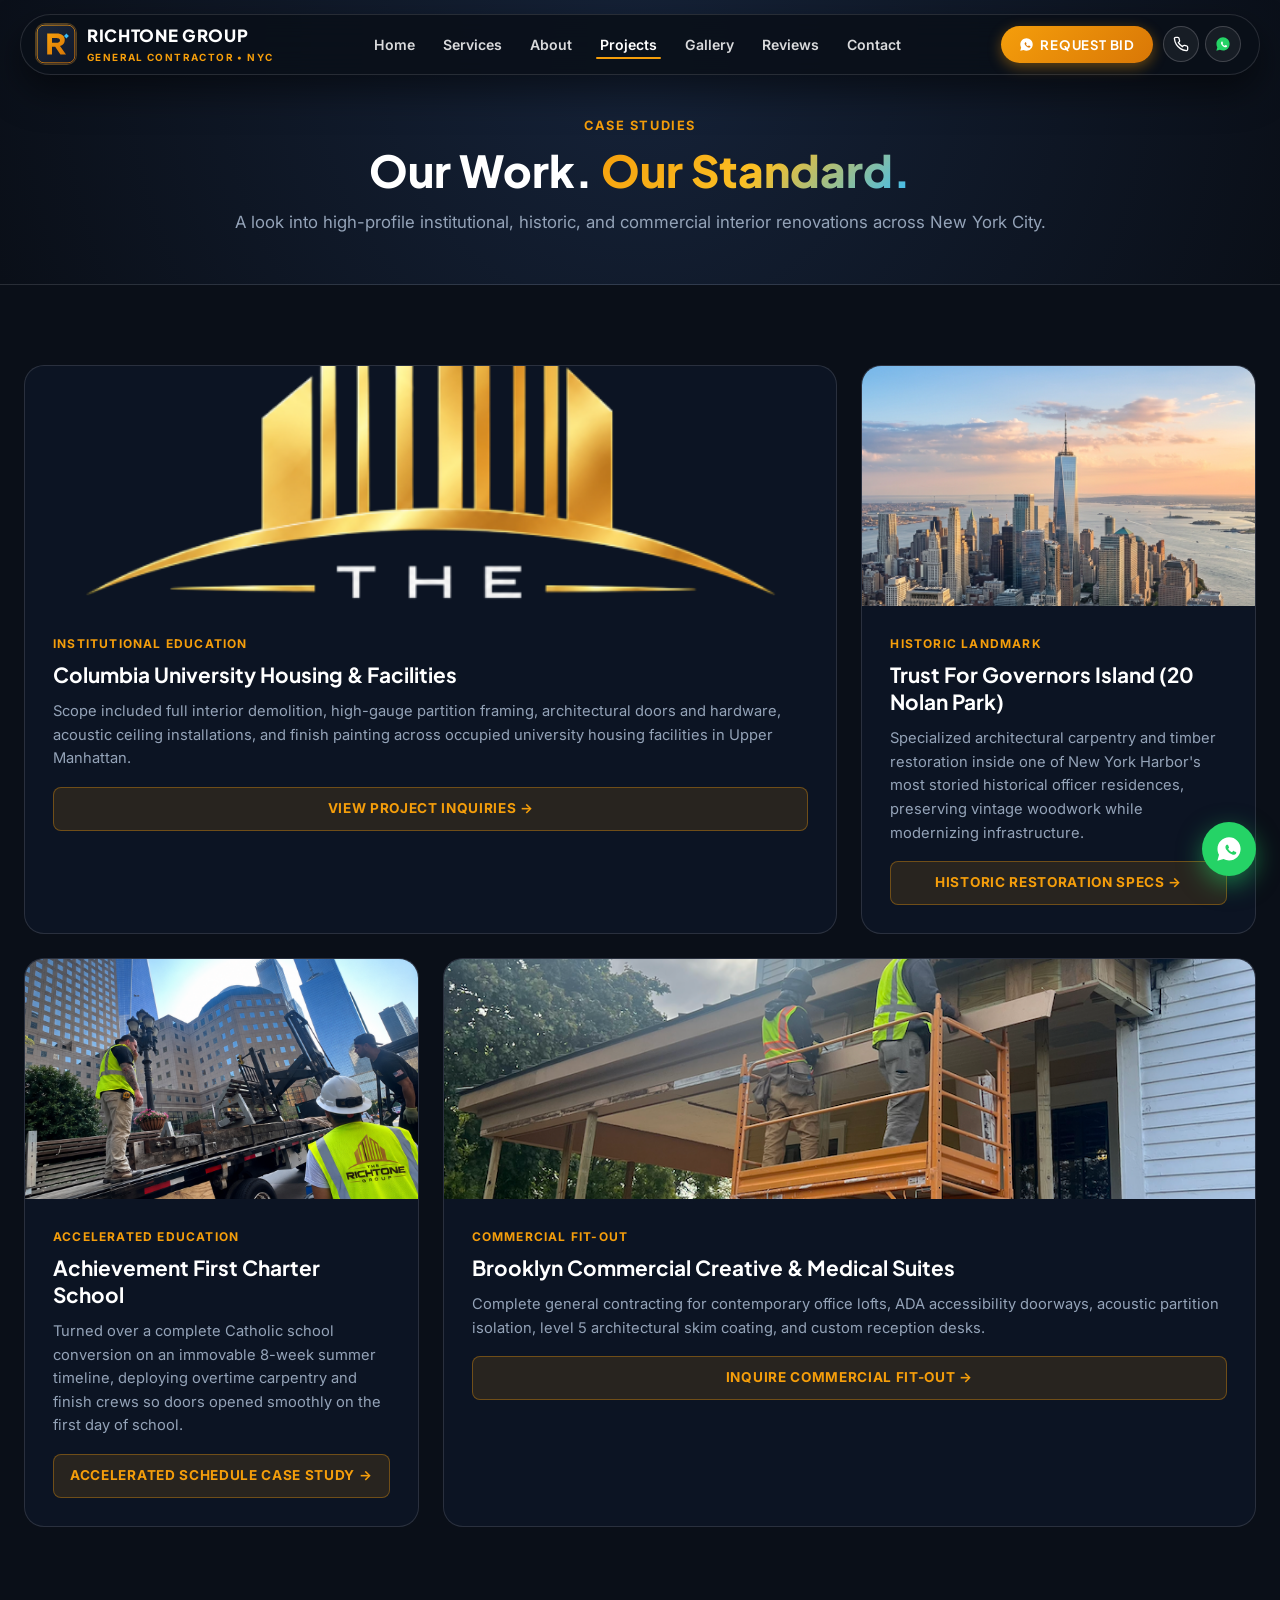
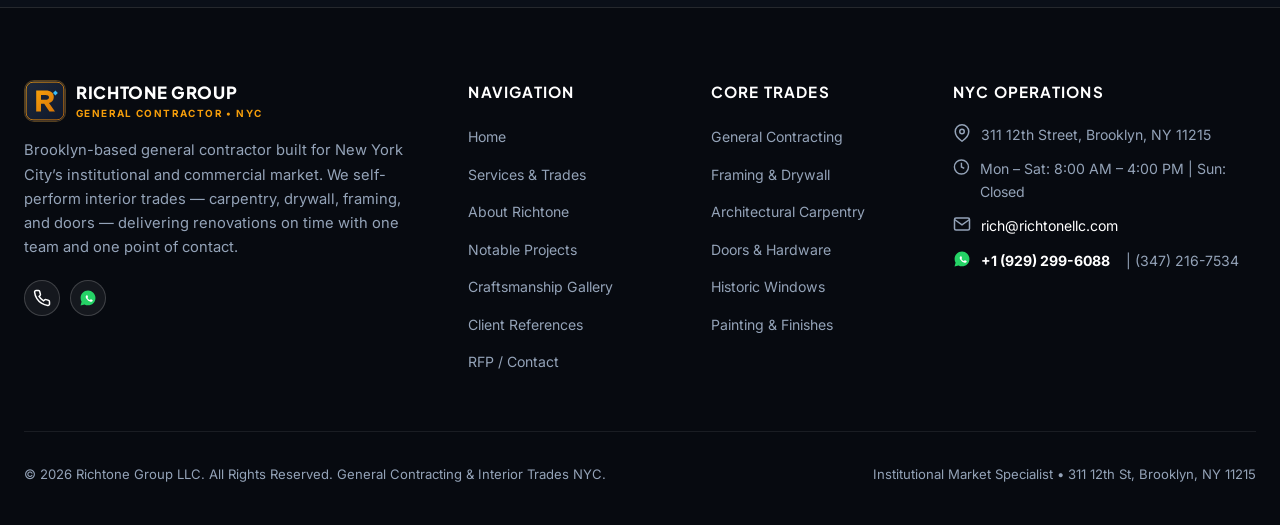
<file: projects.html>
<!DOCTYPE html>
<html lang="en">
<head>
  
  <meta charset="UTF-8">
  <meta name="viewport" content="width=device-width, initial-scale=1.0">
  <title>Featured Projects | Richtone Group LLC NYC</title>
  <meta name="description" content="Explore notable renovations by Richtone Group LLC: Columbia University, Trust For Governors Island 20 Nolan Park, and Achievement First Charter School.">
  <link rel="icon" type="image/svg+xml" href="assets/images/favicon.svg">
  <link rel="icon" type="image/png" sizes="32x32" href="assets/images/favicon-32x32.png">
  <link rel="apple-touch-icon" href="assets/images/apple-touch-icon.png">
  <link rel="preconnect" href="https://fonts.googleapis.com">
  <link rel="preconnect" href="https://fonts.gstatic.com" crossorigin>
  <link href="https://fonts.googleapis.com/css2?family=Inter:wght@400;500;600;700&family=Plus+Jakarta+Sans:wght@600;700;800&display=swap" rel="stylesheet">
  <link rel="stylesheet" href="assets/css/style.css">
</head>
<body>
  
  <!-- TheDivine Floating Pill Navbar -->
  <header class="site-header">
    <div class="header-inner">
      <a href="index.html" class="brand-wrapper">
        <div class="brand-logo-badge">
          <img src="assets/images/logo.svg" alt="Richtone Group LLC Logo" width="42" height="42">
        </div>
        <div class="brand-info">
          <span class="brand-title">RICHTONE GROUP</span>
          <span class="brand-sub">General Contractor • NYC</span>
        </div>
      </a>

      <nav>
        <ul class="nav-links">
          <li><a href="index.html" class="">Home</a></li>
        <li><a href="services.html" class="">Services</a></li>
        <li><a href="about.html" class="">About</a></li>
        <li><a href="projects.html" class="active">Projects</a></li>
        <li><a href="gallery.html" class="">Gallery</a></li>
        <li><a href="reviews.html" class="">Reviews</a></li>
        <li><a href="contact.html" class="">Contact</a></li>
        </ul>
      </nav>

      <div class="header-actions">
        <a href="https://wa.me/19292996088?text=Hello%20Richtone%20Group%20LLC%2C%20I%20would%20like%20to%20request%20a%20project%20bid." target="_blank" rel="noopener noreferrer" class="btn-cta-pill">
          <svg width="15" height="15" viewBox="0 0 24 24" fill="none">
            <path fill="#FFFFFF" d="M12.04 2c-5.46 0-9.91 4.45-9.91 9.91 0 1.75.46 3.45 1.32 4.95L2.05 22l5.25-1.38c1.45.79 3.08 1.21 4.74 1.21 5.46 0 9.91-4.45 9.91-9.91 0-2.65-1.03-5.14-2.9-7.01A9.816 9.816 0 0 0 12.04 2z"/>
            <path fill="#d97706" d="M17.52 14.33c-.22-.11-1.3-.64-1.5-.71-.2-.07-.35-.11-.5.11-.15.22-.58.71-.71.86-.13.15-.26.17-.48.06-.22-.11-.93-.34-1.77-1.09-.65-.58-1.09-1.3-1.22-1.52-.13-.22-.01-.34.1-.45.1-.1.22-.26.33-.39.11-.13.15-.22.22-.37.07-.15.04-.28-.02-.39s-.5-1.21-.69-1.66c-.18-.43-.37-.37-.5-.38l-.43-.01c-.15 0-.39.06-.6.28-.21.22-.8.78-.8 1.9s.82 2.2 1 2.37c.18.17 1.61 2.46 3.9 3.45.54.23.97.37 1.3.48.55.17 1.05.15 1.45.09.44-.07 1.3-.53 1.48-1.05.18-.51.18-.95.13-1.05-.05-.1-.19-.16-.41-.27z"/>
          </svg>
          Request Bid
        </a>

        <div class="social-circle-icons">
          <a href="tel:3472167534" class="social-btn" aria-label="Call Office">
            <svg width="16" height="16" viewBox="0 0 24 24" fill="none" stroke="currentColor" stroke-width="2"><path d="M22 16.92v3a2 2 0 0 1-2.18 2 19.79 19.79 0 0 1-8.63-3.07 19.5 19.5 0 0 1-6-6 19.79 19.79 0 0 1-3.07-8.67A2 2 0 0 1 4.11 2h3a2 2 0 0 1 2 1.72 12.84 12.84 0 0 0 .7 2.81 2 2 0 0 1-.45 2.11L8.09 9.91a16 16 0 0 0 6 6l1.27-1.27a2 2 0 0 1 2.11-.45 12.84 12.84 0 0 0 2.81.7A2 2 0 0 1 22 16.92z"></path></svg>
          </a>
          <a href="https://wa.me/19292996088" target="_blank" rel="noopener noreferrer" class="social-btn" aria-label="Official WhatsApp">
            <svg width="16" height="16" viewBox="0 0 24 24">
              <path fill="#25D366" d="M12.04 2c-5.46 0-9.91 4.45-9.91 9.91 0 1.75.46 3.45 1.32 4.95L2.05 22l5.25-1.38c1.45.79 3.08 1.21 4.74 1.21 5.46 0 9.91-4.45 9.91-9.91 0-2.65-1.03-5.14-2.9-7.01A9.816 9.816 0 0 0 12.04 2z"/>
              <path fill="#FFFFFF" d="M17.52 14.33c-.22-.11-1.3-.64-1.5-.71-.2-.07-.35-.11-.5.11-.15.22-.58.71-.71.86-.13.15-.26.17-.48.06-.22-.11-.93-.34-1.77-1.09-.65-.58-1.09-1.3-1.22-1.52-.13-.22-.01-.34.1-.45.1-.1.22-.26.33-.39.11-.13.15-.22.22-.37.07-.15.04-.28-.02-.39s-.5-1.21-.69-1.66c-.18-.43-.37-.37-.5-.38l-.43-.01c-.15 0-.39.06-.6.28-.21.22-.8.78-.8 1.9s.82 2.2 1 2.37c.18.17 1.61 2.46 3.9 3.45.54.23.97.37 1.3.48.55.17 1.05.15 1.45.09.44-.07 1.3-.53 1.48-1.05.18-.51.18-.95.13-1.05-.05-.1-.19-.16-.41-.27z"/>
            </svg>
          </a>
        </div>

        <button class="nav-toggle-btn" aria-label="Toggle Navigation Menu" aria-expanded="false">
          <svg width="22" height="22" viewBox="0 0 24 24" fill="none" stroke="currentColor" stroke-width="2"><path d="M4 6h16M4 12h16M4 18h16"/></svg>
        </button>
      </div>
    </div>
  </header>

  <!-- Mobile Full Viewport Navigation Drawer -->
  <div class="mobile-nav-drawer">
    <a href="index.html" class="mobile-nav-link ">Home</a>
      <a href="services.html" class="mobile-nav-link ">Services</a>
      <a href="about.html" class="mobile-nav-link ">About</a>
      <a href="projects.html" class="mobile-nav-link active">Projects</a>
      <a href="gallery.html" class="mobile-nav-link ">Gallery</a>
      <a href="reviews.html" class="mobile-nav-link ">Reviews</a>
      <a href="contact.html" class="mobile-nav-link ">Contact</a>
    <div style="margin-top: 1.5rem; display: flex; flex-direction: column; gap: 0.75rem; width: 100%;">
      <a href="https://wa.me/19292996088?text=Hello%20Richtone%20Group%20LLC%2C%20I%20would%20like%20to%20discuss%20a%20construction%20project." class="btn-hero-primary" style="width: 100%;">
        <svg width="20" height="20" viewBox="0 0 24 24">
          <path fill="#FFFFFF" d="M12.04 2c-5.46 0-9.91 4.45-9.91 9.91 0 1.75.46 3.45 1.32 4.95L2.05 22l5.25-1.38c1.45.79 3.08 1.21 4.74 1.21 5.46 0 9.91-4.45 9.91-9.91 0-2.65-1.03-5.14-2.9-7.01A9.816 9.816 0 0 0 12.04 2z"/>
          <path fill="#25D366" d="M17.52 14.33c-.22-.11-1.3-.64-1.5-.71-.2-.07-.35-.11-.5.11-.15.22-.58.71-.71.86-.13.15-.26.17-.48.06-.22-.11-.93-.34-1.77-1.09-.65-.58-1.09-1.3-1.22-1.52-.13-.22-.01-.34.1-.45.1-.1.22-.26.33-.39.11-.13.15-.22.22-.37.07-.15.04-.28-.02-.39s-.5-1.21-.69-1.66c-.18-.43-.37-.37-.5-.38l-.43-.01c-.15 0-.39.06-.6.28-.21.22-.8.78-.8 1.9s.82 2.2 1 2.37c.18.17 1.61 2.46 3.9 3.45.54.23.97.37 1.3.48.55.17 1.05.15 1.45.09.44-.07 1.3-.53 1.48-1.05.18-.51.18-.95.13-1.05-.05-.1-.19-.16-.41-.27z"/>
        </svg>
        WhatsApp Project Desk
      </a>
      <a href="tel:3472167534" class="btn-hero-secondary" style="width: 100%;">
        <svg width="18" height="18" viewBox="0 0 24 24" fill="none" stroke="currentColor" stroke-width="2"><path d="M22 16.92v3a2 2 0 0 1-2.18 2 19.79 19.79 0 0 1-8.63-3.07 19.5 19.5 0 0 1-6-6 19.79 19.79 0 0 1-3.07-8.67A2 2 0 0 1 4.11 2h3a2 2 0 0 1 2 1.72 12.84 12.84 0 0 0 .7 2.81 2 2 0 0 1-.45 2.11L8.09 9.91a16 16 0 0 0 6 6l1.27-1.27a2 2 0 0 1 2.11-.45 12.84 12.84 0 0 0 2.81.7A2 2 0 0 1 22 16.92z"></path></svg>
        Call Office: (347) 216-7534
      </a>
    </div>
  </div>

  <div class="page-banner" style="padding: 7rem 1.5rem 3rem; text-align: center; background: radial-gradient(circle at 50% 20%, #152238 0%, #0a0f18 100%); border-bottom: 1px solid var(--border-glass);">
    <div style="max-width: 900px; margin: 0 auto;">
      <span class="section-tag">Case Studies</span>
      <h1 class="section-title">Our Work. <span class="text-gradient">Our Standard.</span></h1>
      <p class="section-subtitle">A look into high-profile institutional, historic, and commercial interior renovations across New York City.</p>
    </div>
  </div>

  <section class="section">
    <div class="bento-grid">
      <div class="bento-card bento-wide">
        <div class="bento-image-wrapper">
          <img src="assets/images/project_1.jpg" alt="Columbia University Renovation">
        </div>
        <div class="bento-content">
          <span class="card-tag">Institutional Education</span>
          <h2 class="bento-title">Columbia University Housing & Facilities</h2>
          <p class="bento-desc">Scope included full interior demolition, high-gauge partition framing, architectural doors and hardware, acoustic ceiling installations, and finish painting across occupied university housing facilities in Upper Manhattan.</p>
          <div style="margin-top: 1rem;">
            <a href="https://wa.me/19292996088?text=Hi%20Richtone%2C%20tell%20me%20more%20about%20the%20Columbia%20University%20project." target="_blank" rel="noopener noreferrer" class="btn-card-inquire">View Project Inquiries &rarr;</a>
          </div>
        </div>
      </div>

      <div class="bento-card">
        <div class="bento-image-wrapper">
          <img src="assets/images/project_2.jpg" alt="Trust For Governors Island 20 Nolan Park">
        </div>
        <div class="bento-content">
          <span class="card-tag">Historic Landmark</span>
          <h2 class="bento-title">Trust For Governors Island (20 Nolan Park)</h2>
          <p class="bento-desc">Specialized architectural carpentry and timber restoration inside one of New York Harbor's most storied historical officer residences, preserving vintage woodwork while modernizing infrastructure.</p>
          <div style="margin-top: 1rem;">
            <a href="https://wa.me/19292996088?text=Hi%20Richtone%2C%20tell%20me%20more%20about%20Governors%20Island." target="_blank" rel="noopener noreferrer" class="btn-card-inquire">Historic Restoration Specs &rarr;</a>
          </div>
        </div>
      </div>

      <div class="bento-card">
        <div class="bento-image-wrapper">
          <img src="assets/images/project_3.jpg" alt="Achievement First Charter School Conversion">
        </div>
        <div class="bento-content">
          <span class="card-tag">Accelerated Education</span>
          <h2 class="bento-title">Achievement First Charter School</h2>
          <p class="bento-desc">Turned over a complete Catholic school conversion on an immovable 8-week summer timeline, deploying overtime carpentry and finish crews so doors opened smoothly on the first day of school.</p>
          <div style="margin-top: 1rem;">
            <a href="https://wa.me/19292996088?text=Hi%20Richtone%2C%20tell%20me%20more%20about%20Achievement%20First." target="_blank" rel="noopener noreferrer" class="btn-card-inquire">Accelerated Schedule Case Study &rarr;</a>
          </div>
        </div>
      </div>

      <div class="bento-card bento-wide">
        <div class="bento-image-wrapper">
          <img src="assets/images/project_4.jpg" alt="Brooklyn Commercial Renovation">
        </div>
        <div class="bento-content">
          <span class="card-tag">Commercial Fit-Out</span>
          <h2 class="bento-title">Brooklyn Commercial Creative & Medical Suites</h2>
          <p class="bento-desc">Complete general contracting for contemporary office lofts, ADA accessibility doorways, acoustic partition isolation, level 5 architectural skim coating, and custom reception desks.</p>
          <div style="margin-top: 1rem;">
            <a href="https://wa.me/19292996088?text=Hi%20Richtone%2C%20I%20have%20a%20commercial%20fit-out%20in%20NYC." target="_blank" rel="noopener noreferrer" class="btn-card-inquire">Inquire Commercial Fit-Out &rarr;</a>
          </div>
        </div>
      </div>
    </div>
  </section>

  
  <!-- Footer Section -->
  <footer class="site-footer">
    <div class="footer-inner">
      <div class="footer-grid">
        <div class="footer-col">
          <div class="brand-wrapper" style="margin-bottom: 1rem;">
            <div class="brand-logo-badge">
              <img src="assets/images/logo.svg" alt="Richtone Group Logo" width="42" height="42">
            </div>
            <div class="brand-info">
              <span class="brand-title">RICHTONE GROUP</span>
              <span class="brand-sub">General Contractor • NYC</span>
            </div>
          </div>
          <p class="footer-desc">
            Brooklyn-based general contractor built for New York City’s institutional and commercial market. We self-perform interior trades — carpentry, drywall, framing, and doors — delivering renovations on time with one team and one point of contact.
          </p>
          <div style="display: flex; gap: 10px; margin-top: 1.25rem;">
            <a href="tel:3472167534" class="social-btn" aria-label="Phone">
              <svg width="18" height="18" viewBox="0 0 24 24" fill="none" stroke="currentColor" stroke-width="2"><path d="M22 16.92v3a2 2 0 0 1-2.18 2 19.79 19.79 0 0 1-8.63-3.07 19.5 19.5 0 0 1-6-6 19.79 19.79 0 0 1-3.07-8.67A2 2 0 0 1 4.11 2h3a2 2 0 0 1 2 1.72 12.84 12.84 0 0 0 .7 2.81 2 2 0 0 1-.45 2.11L8.09 9.91a16 16 0 0 0 6 6l1.27-1.27a2 2 0 0 1 2.11-.45 12.84 12.84 0 0 0 2.81.7A2 2 0 0 1 22 16.92z"></path></svg>
            </a>
            <a href="https://wa.me/19292996088" target="_blank" rel="noopener noreferrer" class="social-btn" aria-label="Official WhatsApp">
              <svg width="18" height="18" viewBox="0 0 24 24">
                <path fill="#25D366" d="M12.04 2c-5.46 0-9.91 4.45-9.91 9.91 0 1.75.46 3.45 1.32 4.95L2.05 22l5.25-1.38c1.45.79 3.08 1.21 4.74 1.21 5.46 0 9.91-4.45 9.91-9.91 0-2.65-1.03-5.14-2.9-7.01A9.816 9.816 0 0 0 12.04 2z"/>
                <path fill="#FFFFFF" d="M17.52 14.33c-.22-.11-1.3-.64-1.5-.71-.2-.07-.35-.11-.5.11-.15.22-.58.71-.71.86-.13.15-.26.17-.48.06-.22-.11-.93-.34-1.77-1.09-.65-.58-1.09-1.3-1.22-1.52-.13-.22-.01-.34.1-.45.1-.1.22-.26.33-.39.11-.13.15-.22.22-.37.07-.15.04-.28-.02-.39s-.5-1.21-.69-1.66c-.18-.43-.37-.37-.5-.38l-.43-.01c-.15 0-.39.06-.6.28-.21.22-.8.78-.8 1.9s.82 2.2 1 2.37c.18.17 1.61 2.46 3.9 3.45.54.23.97.37 1.3.48.55.17 1.05.15 1.45.09.44-.07 1.3-.53 1.48-1.05.18-.51.18-.95.13-1.05-.05-.1-.19-.16-.41-.27z"/>
              </svg>
            </a>
          </div>
        </div>

        <div class="footer-col">
          <h4 class="footer-col-title">Navigation</h4>
          <ul class="footer-nav-list">
            <li><a href="index.html">Home</a></li>
            <li><a href="services.html">Services & Trades</a></li>
            <li><a href="about.html">About Richtone</a></li>
            <li><a href="projects.html">Notable Projects</a></li>
            <li><a href="gallery.html">Craftsmanship Gallery</a></li>
            <li><a href="reviews.html">Client References</a></li>
            <li><a href="contact.html">RFP / Contact</a></li>
          </ul>
        </div>

        <div class="footer-col">
          <h4 class="footer-col-title">Core Trades</h4>
          <ul class="footer-nav-list">
            <li><a href="services.html">General Contracting</a></li>
            <li><a href="services.html">Framing & Drywall</a></li>
            <li><a href="services.html">Architectural Carpentry</a></li>
            <li><a href="services.html">Doors & Hardware</a></li>
            <li><a href="services.html">Historic Windows</a></li>
            <li><a href="services.html">Painting & Finishes</a></li>
          </ul>
        </div>

        <div class="footer-col">
          <h4 class="footer-col-title">NYC Operations</h4>
          <p class="footer-contact-item">
            <svg width="18" height="18" viewBox="0 0 24 24" fill="none" stroke="currentColor" stroke-width="2"><path d="M21 10c0 7-9 13-9 13s-9-6-9-13a9 9 0 0 1 18 0z"></path><circle cx="12" cy="10" r="3"></circle></svg>
            <span>311 12th Street, Brooklyn, NY 11215</span>
          </p>
          <p class="footer-contact-item" style="margin-top: 0.75rem;">
            <svg width="18" height="18" viewBox="0 0 24 24" fill="none" stroke="currentColor" stroke-width="2"><circle cx="12" cy="12" r="10"></circle><polyline points="12 6 12 12 16 14"></polyline></svg>
            <span>Mon – Sat: 8:00 AM – 4:00 PM | Sun: Closed</span>
          </p>
          <p class="footer-contact-item" style="margin-top: 0.75rem;">
            <svg width="18" height="18" viewBox="0 0 24 24" fill="none" stroke="currentColor" stroke-width="2"><path d="M4 4h16c1.1 0 2 .9 2 2v12c0 1.1-.9 2-2 2H4c-1.1 0-2-.9-2-2V6c0-1.1.9-2 2-2z"></path><polyline points="22,6 12,13 2,6"></polyline></svg>
            <a href="mailto:rich@richtonellc.com" style="color: #ffffff;">rich@richtonellc.com</a>
          </p>
          <p class="footer-contact-item" style="margin-top: 0.75rem;">
            <!-- Official WhatsApp SVG with phone number -->
            <svg width="18" height="18" viewBox="0 0 24 24">
              <path fill="#25D366" d="M12.04 2c-5.46 0-9.91 4.45-9.91 9.91 0 1.75.46 3.45 1.32 4.95L2.05 22l5.25-1.38c1.45.79 3.08 1.21 4.74 1.21 5.46 0 9.91-4.45 9.91-9.91 0-2.65-1.03-5.14-2.9-7.01A9.816 9.816 0 0 0 12.04 2z"/>
              <path fill="#FFFFFF" d="M17.52 14.33c-.22-.11-1.3-.64-1.5-.71-.2-.07-.35-.11-.5.11-.15.22-.58.71-.71.86-.13.15-.26.17-.48.06-.22-.11-.93-.34-1.77-1.09-.65-.58-1.09-1.3-1.22-1.52-.13-.22-.01-.34.1-.45.1-.1.22-.26.33-.39.11-.13.15-.22.22-.37.07-.15.04-.28-.02-.39s-.5-1.21-.69-1.66c-.18-.43-.37-.37-.5-.38l-.43-.01c-.15 0-.39.06-.6.28-.21.22-.8.78-.8 1.9s.82 2.2 1 2.37c.18.17 1.61 2.46 3.9 3.45.54.23.97.37 1.3.48.55.17 1.05.15 1.45.09.44-.07 1.3-.53 1.48-1.05.18-.51.18-.95.13-1.05-.05-.1-.19-.16-.41-.27z"/>
            </svg>
            <a href="https://wa.me/19292996088" target="_blank" rel="noopener noreferrer" style="color: #ffffff; font-weight: 700;">+1 (929) 299-6088</a>
            <span style="color: var(--text-muted); margin-left: 6px;">| (347) 216-7534</span>
          </p>
        </div>
      </div>

      <div class="footer-bottom">
        <p>&copy; 2026 Richtone Group LLC. All Rights Reserved. General Contracting & Interior Trades NYC.</p>
        <p>Institutional Market Specialist • 311 12th St, Brooklyn, NY 11215</p>
      </div>
    </div>
  </footer>

  <!-- Floating WhatsApp CTA Pill -->
  <a href="https://wa.me/19292996088?text=Hello%20Richtone%20Group%20LLC%2C%20I%20would%20like%20to%20discuss%20a%20construction%20project." target="_blank" rel="noopener noreferrer" class="floating-wa-btn" aria-label="Chat on WhatsApp">
    <svg width="28" height="28" viewBox="0 0 24 24">
      <path fill="#FFFFFF" d="M12.04 2c-5.46 0-9.91 4.45-9.91 9.91 0 1.75.46 3.45 1.32 4.95L2.05 22l5.25-1.38c1.45.79 3.08 1.21 4.74 1.21 5.46 0 9.91-4.45 9.91-9.91 0-2.65-1.03-5.14-2.9-7.01A9.816 9.816 0 0 0 12.04 2z"/>
      <path fill="#25D366" d="M17.52 14.33c-.22-.11-1.3-.64-1.5-.71-.2-.07-.35-.11-.5.11-.15.22-.58.71-.71.86-.13.15-.26.17-.48.06-.22-.11-.93-.34-1.77-1.09-.65-.58-1.09-1.3-1.22-1.52-.13-.22-.01-.34.1-.45.1-.1.22-.26.33-.39.11-.13.15-.22.22-.37.07-.15.04-.28-.02-.39s-.5-1.21-.69-1.66c-.18-.43-.37-.37-.5-.38l-.43-.01c-.15 0-.39.06-.6.28-.21.22-.8.78-.8 1.9s.82 2.2 1 2.37c.18.17 1.61 2.46 3.9 3.45.54.23.97.37 1.3.48.55.17 1.05.15 1.45.09.44-.07 1.3-.53 1.48-1.05.18-.51.18-.95.13-1.05-.05-.1-.19-.16-.41-.27z"/>
    </svg>
  </a>
  <script src="assets/js/main.js"></script>
</body>
</html>
</file>
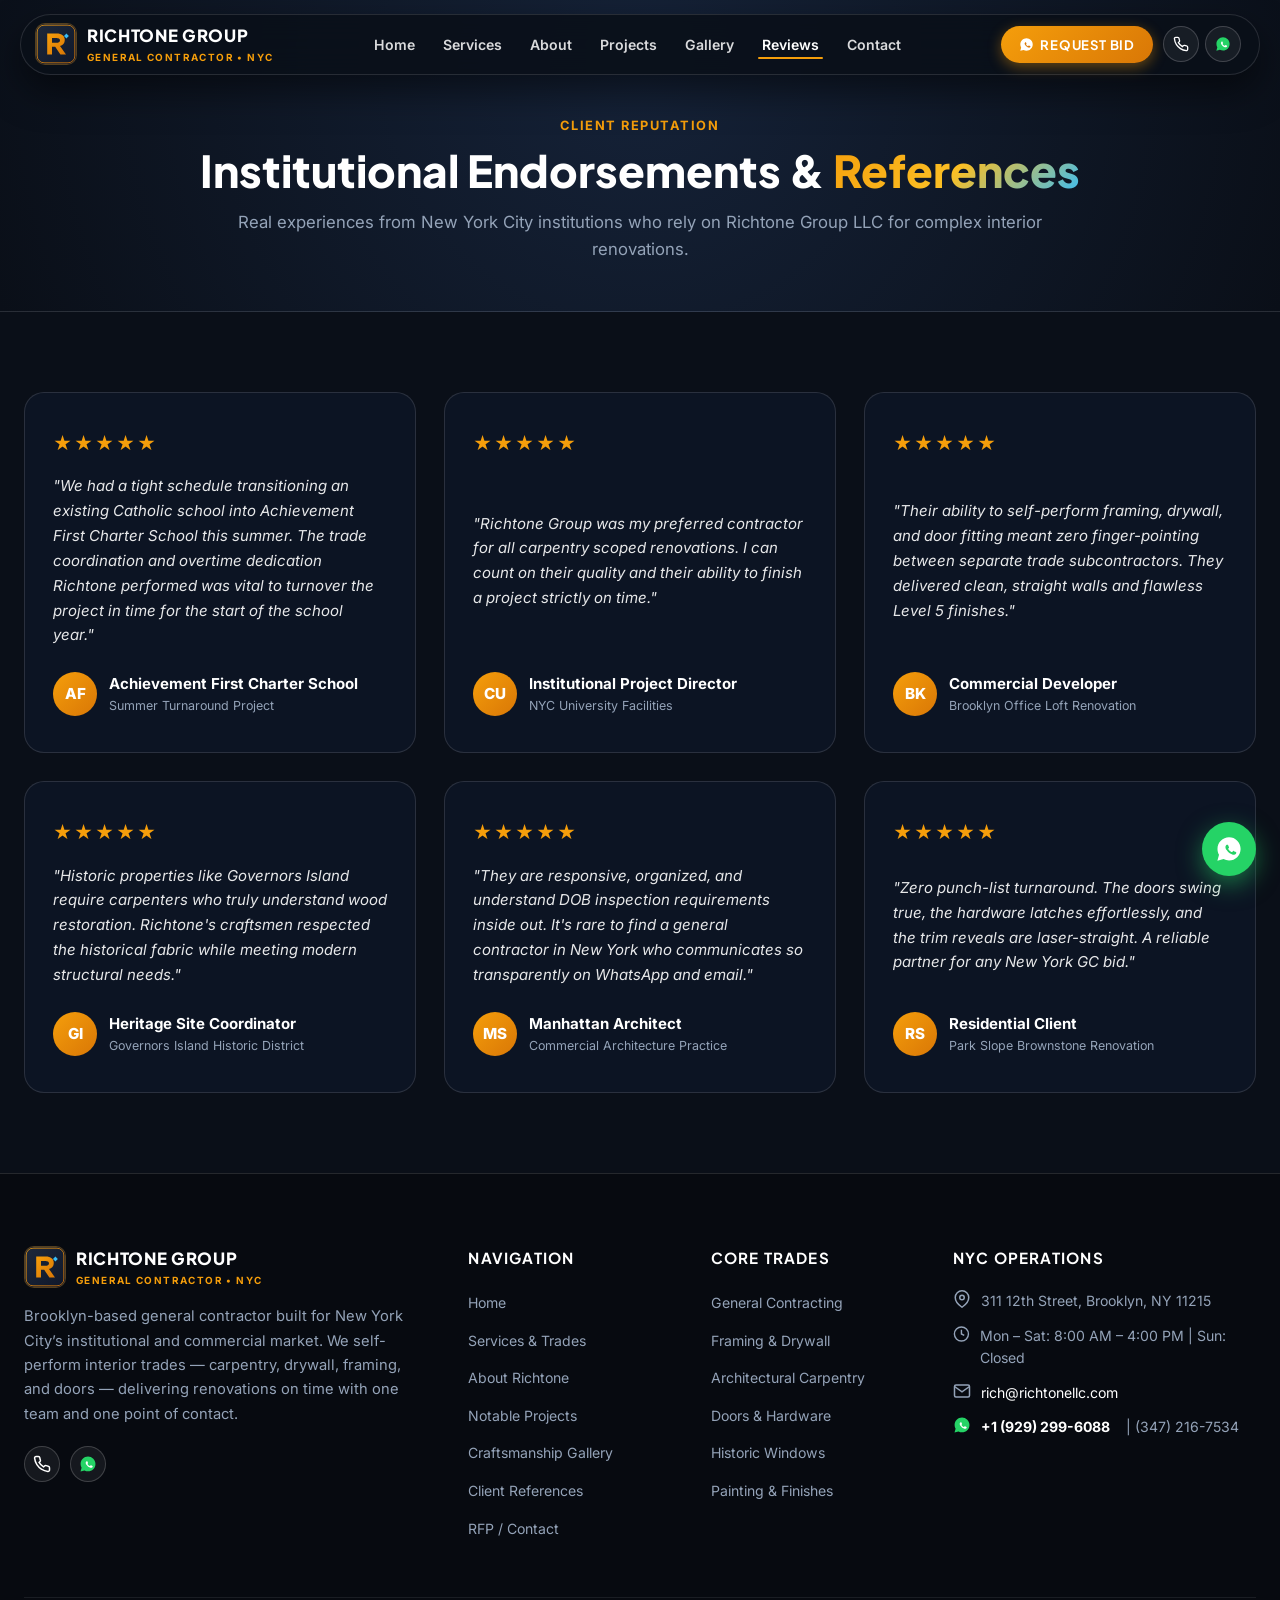
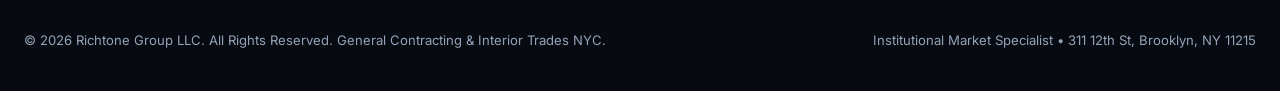
<file: reviews.html>
<!DOCTYPE html>
<html lang="en">
<head>
  
  <meta charset="UTF-8">
  <meta name="viewport" content="width=device-width, initial-scale=1.0">
  <title>Client Testimonials & References | Richtone Group LLC NYC</title>
  <meta name="description" content="Read testimonials and references for Richtone Group LLC from NYC school administrators, facilities managers, and commercial clients.">
  <link rel="icon" type="image/svg+xml" href="assets/images/favicon.svg">
  <link rel="icon" type="image/png" sizes="32x32" href="assets/images/favicon-32x32.png">
  <link rel="apple-touch-icon" href="assets/images/apple-touch-icon.png">
  <link rel="preconnect" href="https://fonts.googleapis.com">
  <link rel="preconnect" href="https://fonts.gstatic.com" crossorigin>
  <link href="https://fonts.googleapis.com/css2?family=Inter:wght@400;500;600;700&family=Plus+Jakarta+Sans:wght@600;700;800&display=swap" rel="stylesheet">
  <link rel="stylesheet" href="assets/css/style.css">
</head>
<body>
  
  <!-- TheDivine Floating Pill Navbar -->
  <header class="site-header">
    <div class="header-inner">
      <a href="index.html" class="brand-wrapper">
        <div class="brand-logo-badge">
          <img src="assets/images/logo.svg" alt="Richtone Group LLC Logo" width="42" height="42">
        </div>
        <div class="brand-info">
          <span class="brand-title">RICHTONE GROUP</span>
          <span class="brand-sub">General Contractor • NYC</span>
        </div>
      </a>

      <nav>
        <ul class="nav-links">
          <li><a href="index.html" class="">Home</a></li>
        <li><a href="services.html" class="">Services</a></li>
        <li><a href="about.html" class="">About</a></li>
        <li><a href="projects.html" class="">Projects</a></li>
        <li><a href="gallery.html" class="">Gallery</a></li>
        <li><a href="reviews.html" class="active">Reviews</a></li>
        <li><a href="contact.html" class="">Contact</a></li>
        </ul>
      </nav>

      <div class="header-actions">
        <a href="https://wa.me/19292996088?text=Hello%20Richtone%20Group%20LLC%2C%20I%20would%20like%20to%20request%20a%20project%20bid." target="_blank" rel="noopener noreferrer" class="btn-cta-pill">
          <svg width="15" height="15" viewBox="0 0 24 24" fill="none">
            <path fill="#FFFFFF" d="M12.04 2c-5.46 0-9.91 4.45-9.91 9.91 0 1.75.46 3.45 1.32 4.95L2.05 22l5.25-1.38c1.45.79 3.08 1.21 4.74 1.21 5.46 0 9.91-4.45 9.91-9.91 0-2.65-1.03-5.14-2.9-7.01A9.816 9.816 0 0 0 12.04 2z"/>
            <path fill="#d97706" d="M17.52 14.33c-.22-.11-1.3-.64-1.5-.71-.2-.07-.35-.11-.5.11-.15.22-.58.71-.71.86-.13.15-.26.17-.48.06-.22-.11-.93-.34-1.77-1.09-.65-.58-1.09-1.3-1.22-1.52-.13-.22-.01-.34.1-.45.1-.1.22-.26.33-.39.11-.13.15-.22.22-.37.07-.15.04-.28-.02-.39s-.5-1.21-.69-1.66c-.18-.43-.37-.37-.5-.38l-.43-.01c-.15 0-.39.06-.6.28-.21.22-.8.78-.8 1.9s.82 2.2 1 2.37c.18.17 1.61 2.46 3.9 3.45.54.23.97.37 1.3.48.55.17 1.05.15 1.45.09.44-.07 1.3-.53 1.48-1.05.18-.51.18-.95.13-1.05-.05-.1-.19-.16-.41-.27z"/>
          </svg>
          Request Bid
        </a>

        <div class="social-circle-icons">
          <a href="tel:3472167534" class="social-btn" aria-label="Call Office">
            <svg width="16" height="16" viewBox="0 0 24 24" fill="none" stroke="currentColor" stroke-width="2"><path d="M22 16.92v3a2 2 0 0 1-2.18 2 19.79 19.79 0 0 1-8.63-3.07 19.5 19.5 0 0 1-6-6 19.79 19.79 0 0 1-3.07-8.67A2 2 0 0 1 4.11 2h3a2 2 0 0 1 2 1.72 12.84 12.84 0 0 0 .7 2.81 2 2 0 0 1-.45 2.11L8.09 9.91a16 16 0 0 0 6 6l1.27-1.27a2 2 0 0 1 2.11-.45 12.84 12.84 0 0 0 2.81.7A2 2 0 0 1 22 16.92z"></path></svg>
          </a>
          <a href="https://wa.me/19292996088" target="_blank" rel="noopener noreferrer" class="social-btn" aria-label="Official WhatsApp">
            <svg width="16" height="16" viewBox="0 0 24 24">
              <path fill="#25D366" d="M12.04 2c-5.46 0-9.91 4.45-9.91 9.91 0 1.75.46 3.45 1.32 4.95L2.05 22l5.25-1.38c1.45.79 3.08 1.21 4.74 1.21 5.46 0 9.91-4.45 9.91-9.91 0-2.65-1.03-5.14-2.9-7.01A9.816 9.816 0 0 0 12.04 2z"/>
              <path fill="#FFFFFF" d="M17.52 14.33c-.22-.11-1.3-.64-1.5-.71-.2-.07-.35-.11-.5.11-.15.22-.58.71-.71.86-.13.15-.26.17-.48.06-.22-.11-.93-.34-1.77-1.09-.65-.58-1.09-1.3-1.22-1.52-.13-.22-.01-.34.1-.45.1-.1.22-.26.33-.39.11-.13.15-.22.22-.37.07-.15.04-.28-.02-.39s-.5-1.21-.69-1.66c-.18-.43-.37-.37-.5-.38l-.43-.01c-.15 0-.39.06-.6.28-.21.22-.8.78-.8 1.9s.82 2.2 1 2.37c.18.17 1.61 2.46 3.9 3.45.54.23.97.37 1.3.48.55.17 1.05.15 1.45.09.44-.07 1.3-.53 1.48-1.05.18-.51.18-.95.13-1.05-.05-.1-.19-.16-.41-.27z"/>
            </svg>
          </a>
        </div>

        <button class="nav-toggle-btn" aria-label="Toggle Navigation Menu" aria-expanded="false">
          <svg width="22" height="22" viewBox="0 0 24 24" fill="none" stroke="currentColor" stroke-width="2"><path d="M4 6h16M4 12h16M4 18h16"/></svg>
        </button>
      </div>
    </div>
  </header>

  <!-- Mobile Full Viewport Navigation Drawer -->
  <div class="mobile-nav-drawer">
    <a href="index.html" class="mobile-nav-link ">Home</a>
      <a href="services.html" class="mobile-nav-link ">Services</a>
      <a href="about.html" class="mobile-nav-link ">About</a>
      <a href="projects.html" class="mobile-nav-link ">Projects</a>
      <a href="gallery.html" class="mobile-nav-link ">Gallery</a>
      <a href="reviews.html" class="mobile-nav-link active">Reviews</a>
      <a href="contact.html" class="mobile-nav-link ">Contact</a>
    <div style="margin-top: 1.5rem; display: flex; flex-direction: column; gap: 0.75rem; width: 100%;">
      <a href="https://wa.me/19292996088?text=Hello%20Richtone%20Group%20LLC%2C%20I%20would%20like%20to%20discuss%20a%20construction%20project." class="btn-hero-primary" style="width: 100%;">
        <svg width="20" height="20" viewBox="0 0 24 24">
          <path fill="#FFFFFF" d="M12.04 2c-5.46 0-9.91 4.45-9.91 9.91 0 1.75.46 3.45 1.32 4.95L2.05 22l5.25-1.38c1.45.79 3.08 1.21 4.74 1.21 5.46 0 9.91-4.45 9.91-9.91 0-2.65-1.03-5.14-2.9-7.01A9.816 9.816 0 0 0 12.04 2z"/>
          <path fill="#25D366" d="M17.52 14.33c-.22-.11-1.3-.64-1.5-.71-.2-.07-.35-.11-.5.11-.15.22-.58.71-.71.86-.13.15-.26.17-.48.06-.22-.11-.93-.34-1.77-1.09-.65-.58-1.09-1.3-1.22-1.52-.13-.22-.01-.34.1-.45.1-.1.22-.26.33-.39.11-.13.15-.22.22-.37.07-.15.04-.28-.02-.39s-.5-1.21-.69-1.66c-.18-.43-.37-.37-.5-.38l-.43-.01c-.15 0-.39.06-.6.28-.21.22-.8.78-.8 1.9s.82 2.2 1 2.37c.18.17 1.61 2.46 3.9 3.45.54.23.97.37 1.3.48.55.17 1.05.15 1.45.09.44-.07 1.3-.53 1.48-1.05.18-.51.18-.95.13-1.05-.05-.1-.19-.16-.41-.27z"/>
        </svg>
        WhatsApp Project Desk
      </a>
      <a href="tel:3472167534" class="btn-hero-secondary" style="width: 100%;">
        <svg width="18" height="18" viewBox="0 0 24 24" fill="none" stroke="currentColor" stroke-width="2"><path d="M22 16.92v3a2 2 0 0 1-2.18 2 19.79 19.79 0 0 1-8.63-3.07 19.5 19.5 0 0 1-6-6 19.79 19.79 0 0 1-3.07-8.67A2 2 0 0 1 4.11 2h3a2 2 0 0 1 2 1.72 12.84 12.84 0 0 0 .7 2.81 2 2 0 0 1-.45 2.11L8.09 9.91a16 16 0 0 0 6 6l1.27-1.27a2 2 0 0 1 2.11-.45 12.84 12.84 0 0 0 2.81.7A2 2 0 0 1 22 16.92z"></path></svg>
        Call Office: (347) 216-7534
      </a>
    </div>
  </div>

  <div class="page-banner" style="padding: 7rem 1.5rem 3rem; text-align: center; background: radial-gradient(circle at 50% 20%, #152238 0%, #0a0f18 100%); border-bottom: 1px solid var(--border-glass);">
    <div style="max-width: 900px; margin: 0 auto;">
      <span class="section-tag">Client Reputation</span>
      <h1 class="section-title">Institutional Endorsements & <span class="text-gradient">References</span></h1>
      <p class="section-subtitle">Real experiences from New York City institutions who rely on Richtone Group LLC for complex interior renovations.</p>
    </div>
  </div>

  <section class="section">
    <div class="reviews-grid">
      <div class="review-card">
        <div class="review-stars">★★★★★</div>
        <p class="review-text">"We had a tight schedule transitioning an existing Catholic school into Achievement First Charter School this summer. The trade coordination and overtime dedication Richtone performed was vital to turnover the project in time for the start of the school year."</p>
        <div class="review-author">
          <div class="author-avatar">AF</div>
          <div class="author-info">
            <span class="author-name">Achievement First Charter School</span>
            <span class="author-role">Summer Turnaround Project</span>
          </div>
        </div>
      </div>

      <div class="review-card">
        <div class="review-stars">★★★★★</div>
        <p class="review-text">"Richtone Group was my preferred contractor for all carpentry scoped renovations. I can count on their quality and their ability to finish a project strictly on time."</p>
        <div class="review-author">
          <div class="author-avatar">CU</div>
          <div class="author-info">
            <span class="author-name">Institutional Project Director</span>
            <span class="author-role">NYC University Facilities</span>
          </div>
        </div>
      </div>

      <div class="review-card">
        <div class="review-stars">★★★★★</div>
        <p class="review-text">"Their ability to self-perform framing, drywall, and door fitting meant zero finger-pointing between separate trade subcontractors. They delivered clean, straight walls and flawless Level 5 finishes."</p>
        <div class="review-author">
          <div class="author-avatar">BK</div>
          <div class="author-info">
            <span class="author-name">Commercial Developer</span>
            <span class="author-role">Brooklyn Office Loft Renovation</span>
          </div>
        </div>
      </div>

      <div class="review-card">
        <div class="review-stars">★★★★★</div>
        <p class="review-text">"Historic properties like Governors Island require carpenters who truly understand wood restoration. Richtone's craftsmen respected the historical fabric while meeting modern structural needs."</p>
        <div class="review-author">
          <div class="author-avatar">GI</div>
          <div class="author-info">
            <span class="author-name">Heritage Site Coordinator</span>
            <span class="author-role">Governors Island Historic District</span>
          </div>
        </div>
      </div>

      <div class="review-card">
        <div class="review-stars">★★★★★</div>
        <p class="review-text">"They are responsive, organized, and understand DOB inspection requirements inside out. It's rare to find a general contractor in New York who communicates so transparently on WhatsApp and email."</p>
        <div class="review-author">
          <div class="author-avatar">MS</div>
          <div class="author-info">
            <span class="author-name">Manhattan Architect</span>
            <span class="author-role">Commercial Architecture Practice</span>
          </div>
        </div>
      </div>

      <div class="review-card">
        <div class="review-stars">★★★★★</div>
        <p class="review-text">"Zero punch-list turnaround. The doors swing true, the hardware latches effortlessly, and the trim reveals are laser-straight. A reliable partner for any New York GC bid."</p>
        <div class="review-author">
          <div class="author-avatar">RS</div>
          <div class="author-info">
            <span class="author-name">Residential Client</span>
            <span class="author-role">Park Slope Brownstone Renovation</span>
          </div>
        </div>
      </div>
    </div>
  </section>

  
  <!-- Footer Section -->
  <footer class="site-footer">
    <div class="footer-inner">
      <div class="footer-grid">
        <div class="footer-col">
          <div class="brand-wrapper" style="margin-bottom: 1rem;">
            <div class="brand-logo-badge">
              <img src="assets/images/logo.svg" alt="Richtone Group Logo" width="42" height="42">
            </div>
            <div class="brand-info">
              <span class="brand-title">RICHTONE GROUP</span>
              <span class="brand-sub">General Contractor • NYC</span>
            </div>
          </div>
          <p class="footer-desc">
            Brooklyn-based general contractor built for New York City’s institutional and commercial market. We self-perform interior trades — carpentry, drywall, framing, and doors — delivering renovations on time with one team and one point of contact.
          </p>
          <div style="display: flex; gap: 10px; margin-top: 1.25rem;">
            <a href="tel:3472167534" class="social-btn" aria-label="Phone">
              <svg width="18" height="18" viewBox="0 0 24 24" fill="none" stroke="currentColor" stroke-width="2"><path d="M22 16.92v3a2 2 0 0 1-2.18 2 19.79 19.79 0 0 1-8.63-3.07 19.5 19.5 0 0 1-6-6 19.79 19.79 0 0 1-3.07-8.67A2 2 0 0 1 4.11 2h3a2 2 0 0 1 2 1.72 12.84 12.84 0 0 0 .7 2.81 2 2 0 0 1-.45 2.11L8.09 9.91a16 16 0 0 0 6 6l1.27-1.27a2 2 0 0 1 2.11-.45 12.84 12.84 0 0 0 2.81.7A2 2 0 0 1 22 16.92z"></path></svg>
            </a>
            <a href="https://wa.me/19292996088" target="_blank" rel="noopener noreferrer" class="social-btn" aria-label="Official WhatsApp">
              <svg width="18" height="18" viewBox="0 0 24 24">
                <path fill="#25D366" d="M12.04 2c-5.46 0-9.91 4.45-9.91 9.91 0 1.75.46 3.45 1.32 4.95L2.05 22l5.25-1.38c1.45.79 3.08 1.21 4.74 1.21 5.46 0 9.91-4.45 9.91-9.91 0-2.65-1.03-5.14-2.9-7.01A9.816 9.816 0 0 0 12.04 2z"/>
                <path fill="#FFFFFF" d="M17.52 14.33c-.22-.11-1.3-.64-1.5-.71-.2-.07-.35-.11-.5.11-.15.22-.58.71-.71.86-.13.15-.26.17-.48.06-.22-.11-.93-.34-1.77-1.09-.65-.58-1.09-1.3-1.22-1.52-.13-.22-.01-.34.1-.45.1-.1.22-.26.33-.39.11-.13.15-.22.22-.37.07-.15.04-.28-.02-.39s-.5-1.21-.69-1.66c-.18-.43-.37-.37-.5-.38l-.43-.01c-.15 0-.39.06-.6.28-.21.22-.8.78-.8 1.9s.82 2.2 1 2.37c.18.17 1.61 2.46 3.9 3.45.54.23.97.37 1.3.48.55.17 1.05.15 1.45.09.44-.07 1.3-.53 1.48-1.05.18-.51.18-.95.13-1.05-.05-.1-.19-.16-.41-.27z"/>
              </svg>
            </a>
          </div>
        </div>

        <div class="footer-col">
          <h4 class="footer-col-title">Navigation</h4>
          <ul class="footer-nav-list">
            <li><a href="index.html">Home</a></li>
            <li><a href="services.html">Services & Trades</a></li>
            <li><a href="about.html">About Richtone</a></li>
            <li><a href="projects.html">Notable Projects</a></li>
            <li><a href="gallery.html">Craftsmanship Gallery</a></li>
            <li><a href="reviews.html">Client References</a></li>
            <li><a href="contact.html">RFP / Contact</a></li>
          </ul>
        </div>

        <div class="footer-col">
          <h4 class="footer-col-title">Core Trades</h4>
          <ul class="footer-nav-list">
            <li><a href="services.html">General Contracting</a></li>
            <li><a href="services.html">Framing & Drywall</a></li>
            <li><a href="services.html">Architectural Carpentry</a></li>
            <li><a href="services.html">Doors & Hardware</a></li>
            <li><a href="services.html">Historic Windows</a></li>
            <li><a href="services.html">Painting & Finishes</a></li>
          </ul>
        </div>

        <div class="footer-col">
          <h4 class="footer-col-title">NYC Operations</h4>
          <p class="footer-contact-item">
            <svg width="18" height="18" viewBox="0 0 24 24" fill="none" stroke="currentColor" stroke-width="2"><path d="M21 10c0 7-9 13-9 13s-9-6-9-13a9 9 0 0 1 18 0z"></path><circle cx="12" cy="10" r="3"></circle></svg>
            <span>311 12th Street, Brooklyn, NY 11215</span>
          </p>
          <p class="footer-contact-item" style="margin-top: 0.75rem;">
            <svg width="18" height="18" viewBox="0 0 24 24" fill="none" stroke="currentColor" stroke-width="2"><circle cx="12" cy="12" r="10"></circle><polyline points="12 6 12 12 16 14"></polyline></svg>
            <span>Mon – Sat: 8:00 AM – 4:00 PM | Sun: Closed</span>
          </p>
          <p class="footer-contact-item" style="margin-top: 0.75rem;">
            <svg width="18" height="18" viewBox="0 0 24 24" fill="none" stroke="currentColor" stroke-width="2"><path d="M4 4h16c1.1 0 2 .9 2 2v12c0 1.1-.9 2-2 2H4c-1.1 0-2-.9-2-2V6c0-1.1.9-2 2-2z"></path><polyline points="22,6 12,13 2,6"></polyline></svg>
            <a href="mailto:rich@richtonellc.com" style="color: #ffffff;">rich@richtonellc.com</a>
          </p>
          <p class="footer-contact-item" style="margin-top: 0.75rem;">
            <!-- Official WhatsApp SVG with phone number -->
            <svg width="18" height="18" viewBox="0 0 24 24">
              <path fill="#25D366" d="M12.04 2c-5.46 0-9.91 4.45-9.91 9.91 0 1.75.46 3.45 1.32 4.95L2.05 22l5.25-1.38c1.45.79 3.08 1.21 4.74 1.21 5.46 0 9.91-4.45 9.91-9.91 0-2.65-1.03-5.14-2.9-7.01A9.816 9.816 0 0 0 12.04 2z"/>
              <path fill="#FFFFFF" d="M17.52 14.33c-.22-.11-1.3-.64-1.5-.71-.2-.07-.35-.11-.5.11-.15.22-.58.71-.71.86-.13.15-.26.17-.48.06-.22-.11-.93-.34-1.77-1.09-.65-.58-1.09-1.3-1.22-1.52-.13-.22-.01-.34.1-.45.1-.1.22-.26.33-.39.11-.13.15-.22.22-.37.07-.15.04-.28-.02-.39s-.5-1.21-.69-1.66c-.18-.43-.37-.37-.5-.38l-.43-.01c-.15 0-.39.06-.6.28-.21.22-.8.78-.8 1.9s.82 2.2 1 2.37c.18.17 1.61 2.46 3.9 3.45.54.23.97.37 1.3.48.55.17 1.05.15 1.45.09.44-.07 1.3-.53 1.48-1.05.18-.51.18-.95.13-1.05-.05-.1-.19-.16-.41-.27z"/>
            </svg>
            <a href="https://wa.me/19292996088" target="_blank" rel="noopener noreferrer" style="color: #ffffff; font-weight: 700;">+1 (929) 299-6088</a>
            <span style="color: var(--text-muted); margin-left: 6px;">| (347) 216-7534</span>
          </p>
        </div>
      </div>

      <div class="footer-bottom">
        <p>&copy; 2026 Richtone Group LLC. All Rights Reserved. General Contracting & Interior Trades NYC.</p>
        <p>Institutional Market Specialist • 311 12th St, Brooklyn, NY 11215</p>
      </div>
    </div>
  </footer>

  <!-- Floating WhatsApp CTA Pill -->
  <a href="https://wa.me/19292996088?text=Hello%20Richtone%20Group%20LLC%2C%20I%20would%20like%20to%20discuss%20a%20construction%20project." target="_blank" rel="noopener noreferrer" class="floating-wa-btn" aria-label="Chat on WhatsApp">
    <svg width="28" height="28" viewBox="0 0 24 24">
      <path fill="#FFFFFF" d="M12.04 2c-5.46 0-9.91 4.45-9.91 9.91 0 1.75.46 3.45 1.32 4.95L2.05 22l5.25-1.38c1.45.79 3.08 1.21 4.74 1.21 5.46 0 9.91-4.45 9.91-9.91 0-2.65-1.03-5.14-2.9-7.01A9.816 9.816 0 0 0 12.04 2z"/>
      <path fill="#25D366" d="M17.52 14.33c-.22-.11-1.3-.64-1.5-.71-.2-.07-.35-.11-.5.11-.15.22-.58.71-.71.86-.13.15-.26.17-.48.06-.22-.11-.93-.34-1.77-1.09-.65-.58-1.09-1.3-1.22-1.52-.13-.22-.01-.34.1-.45.1-.1.22-.26.33-.39.11-.13.15-.22.22-.37.07-.15.04-.28-.02-.39s-.5-1.21-.69-1.66c-.18-.43-.37-.37-.5-.38l-.43-.01c-.15 0-.39.06-.6.28-.21.22-.8.78-.8 1.9s.82 2.2 1 2.37c.18.17 1.61 2.46 3.9 3.45.54.23.97.37 1.3.48.55.17 1.05.15 1.45.09.44-.07 1.3-.53 1.48-1.05.18-.51.18-.95.13-1.05-.05-.1-.19-.16-.41-.27z"/>
    </svg>
  </a>
  <script src="assets/js/main.js"></script>
</body>
</html>
</file>
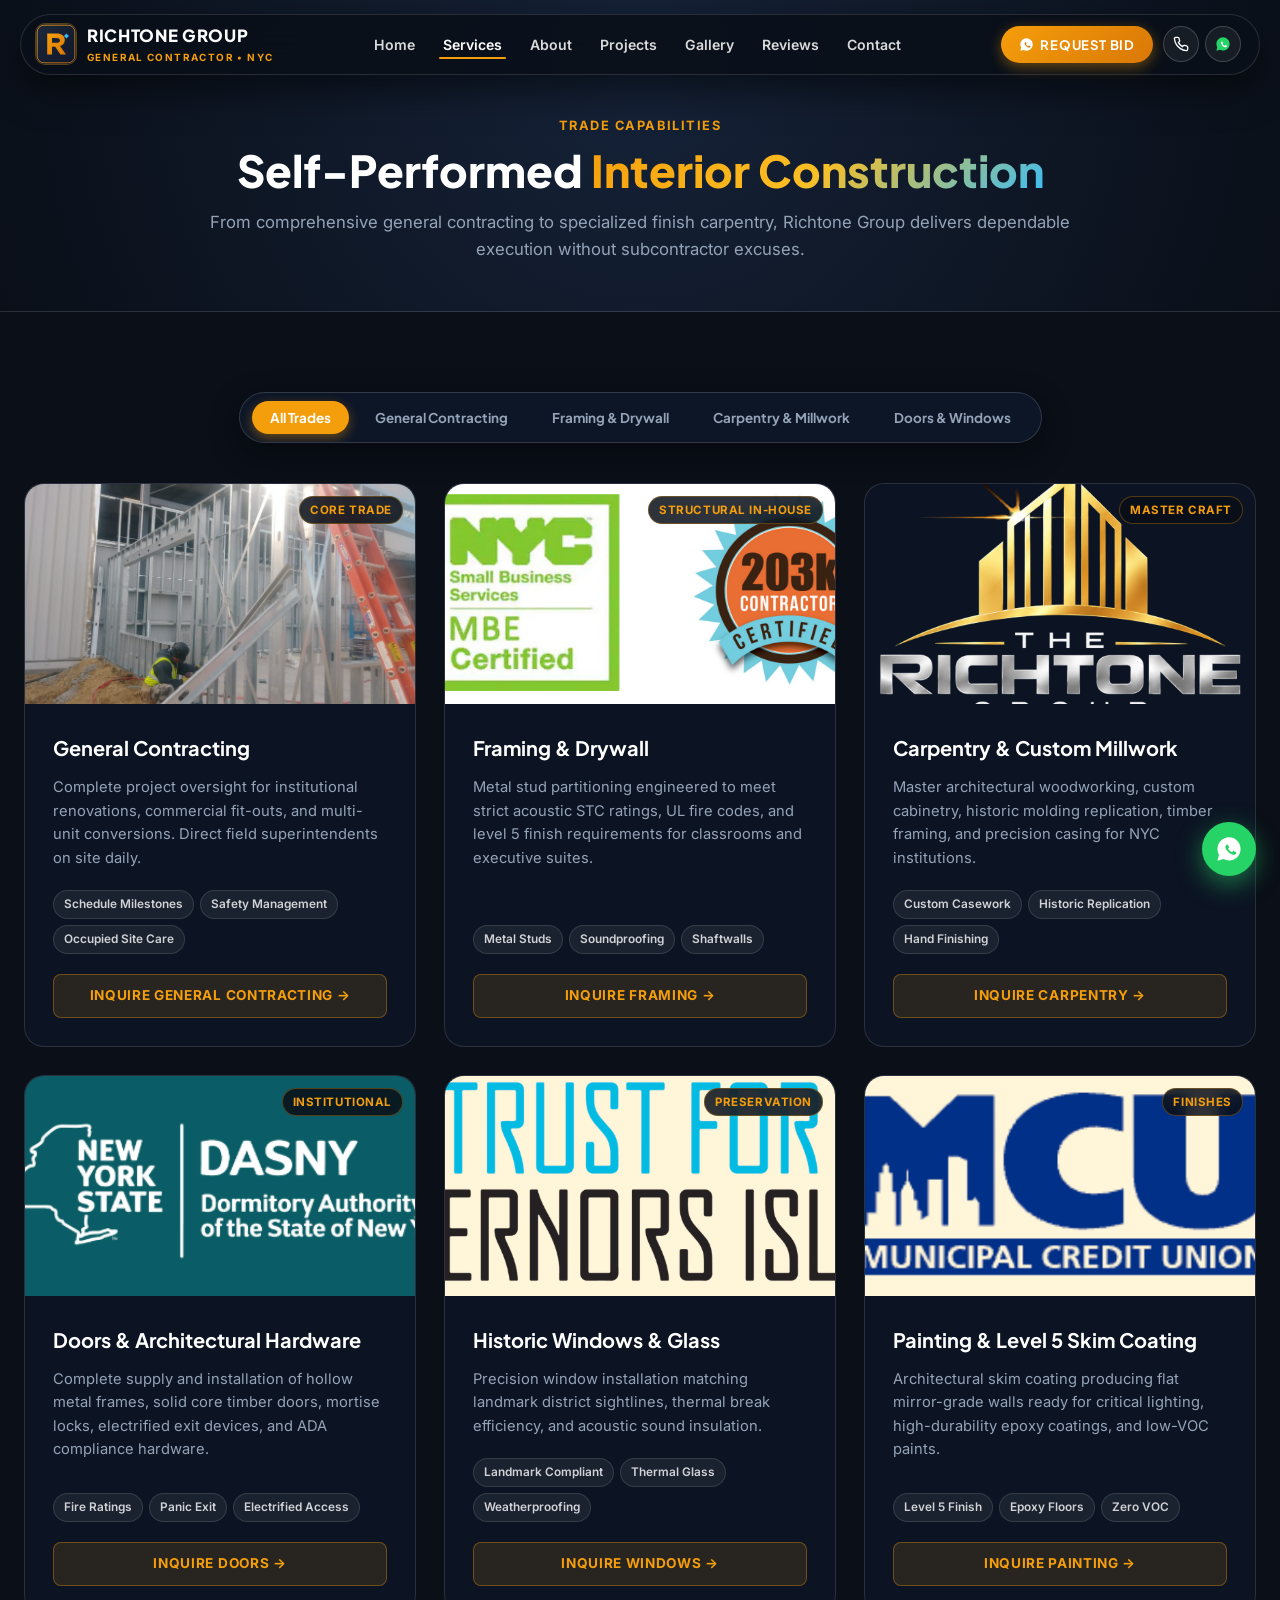
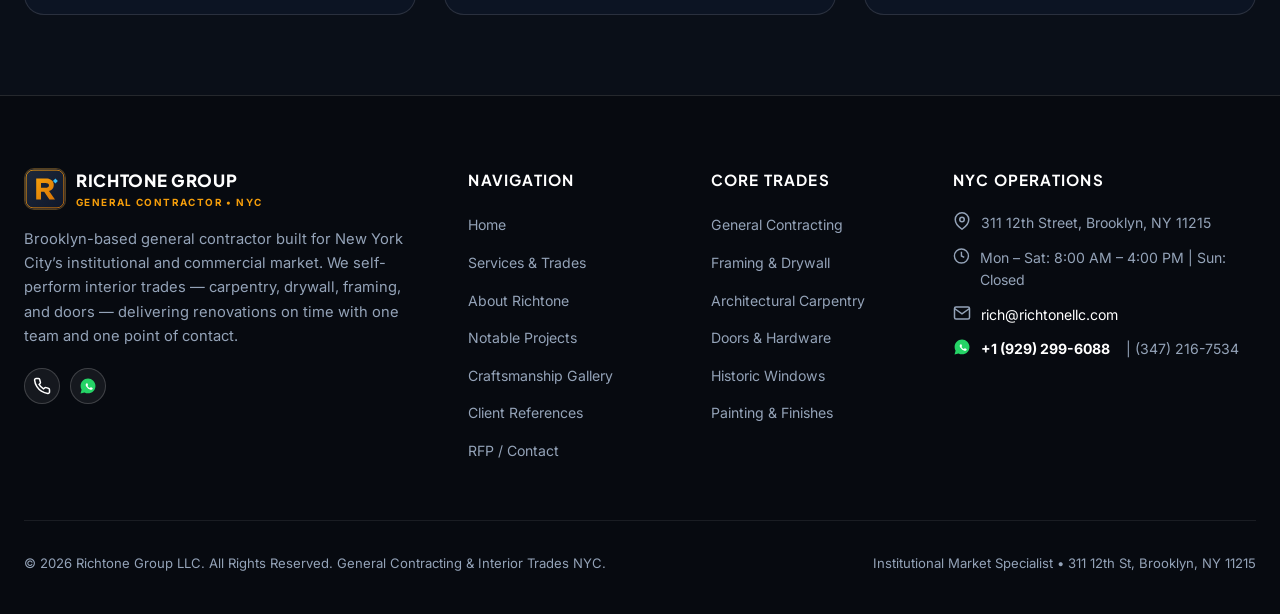
<file: services.html>
<!DOCTYPE html>
<html lang="en">
<head>
  
  <meta charset="UTF-8">
  <meta name="viewport" content="width=device-width, initial-scale=1.0">
  <title>Services & Trades | Richtone Group LLC NYC</title>
  <meta name="description" content="Self-performed interior trades by Richtone Group LLC NYC: General contracting, carpentry, framing, drywall, doors, hardware, windows, and finishes.">
  <link rel="icon" type="image/svg+xml" href="assets/images/favicon.svg">
  <link rel="icon" type="image/png" sizes="32x32" href="assets/images/favicon-32x32.png">
  <link rel="apple-touch-icon" href="assets/images/apple-touch-icon.png">
  <link rel="preconnect" href="https://fonts.googleapis.com">
  <link rel="preconnect" href="https://fonts.gstatic.com" crossorigin>
  <link href="https://fonts.googleapis.com/css2?family=Inter:wght@400;500;600;700&family=Plus+Jakarta+Sans:wght@600;700;800&display=swap" rel="stylesheet">
  <link rel="stylesheet" href="assets/css/style.css">
</head>
<body>
  
  <!-- TheDivine Floating Pill Navbar -->
  <header class="site-header">
    <div class="header-inner">
      <a href="index.html" class="brand-wrapper">
        <div class="brand-logo-badge">
          <img src="assets/images/logo.svg" alt="Richtone Group LLC Logo" width="42" height="42">
        </div>
        <div class="brand-info">
          <span class="brand-title">RICHTONE GROUP</span>
          <span class="brand-sub">General Contractor • NYC</span>
        </div>
      </a>

      <nav>
        <ul class="nav-links">
          <li><a href="index.html" class="">Home</a></li>
        <li><a href="services.html" class="active">Services</a></li>
        <li><a href="about.html" class="">About</a></li>
        <li><a href="projects.html" class="">Projects</a></li>
        <li><a href="gallery.html" class="">Gallery</a></li>
        <li><a href="reviews.html" class="">Reviews</a></li>
        <li><a href="contact.html" class="">Contact</a></li>
        </ul>
      </nav>

      <div class="header-actions">
        <a href="https://wa.me/19292996088?text=Hello%20Richtone%20Group%20LLC%2C%20I%20would%20like%20to%20request%20a%20project%20bid." target="_blank" rel="noopener noreferrer" class="btn-cta-pill">
          <svg width="15" height="15" viewBox="0 0 24 24" fill="none">
            <path fill="#FFFFFF" d="M12.04 2c-5.46 0-9.91 4.45-9.91 9.91 0 1.75.46 3.45 1.32 4.95L2.05 22l5.25-1.38c1.45.79 3.08 1.21 4.74 1.21 5.46 0 9.91-4.45 9.91-9.91 0-2.65-1.03-5.14-2.9-7.01A9.816 9.816 0 0 0 12.04 2z"/>
            <path fill="#d97706" d="M17.52 14.33c-.22-.11-1.3-.64-1.5-.71-.2-.07-.35-.11-.5.11-.15.22-.58.71-.71.86-.13.15-.26.17-.48.06-.22-.11-.93-.34-1.77-1.09-.65-.58-1.09-1.3-1.22-1.52-.13-.22-.01-.34.1-.45.1-.1.22-.26.33-.39.11-.13.15-.22.22-.37.07-.15.04-.28-.02-.39s-.5-1.21-.69-1.66c-.18-.43-.37-.37-.5-.38l-.43-.01c-.15 0-.39.06-.6.28-.21.22-.8.78-.8 1.9s.82 2.2 1 2.37c.18.17 1.61 2.46 3.9 3.45.54.23.97.37 1.3.48.55.17 1.05.15 1.45.09.44-.07 1.3-.53 1.48-1.05.18-.51.18-.95.13-1.05-.05-.1-.19-.16-.41-.27z"/>
          </svg>
          Request Bid
        </a>

        <div class="social-circle-icons">
          <a href="tel:3472167534" class="social-btn" aria-label="Call Office">
            <svg width="16" height="16" viewBox="0 0 24 24" fill="none" stroke="currentColor" stroke-width="2"><path d="M22 16.92v3a2 2 0 0 1-2.18 2 19.79 19.79 0 0 1-8.63-3.07 19.5 19.5 0 0 1-6-6 19.79 19.79 0 0 1-3.07-8.67A2 2 0 0 1 4.11 2h3a2 2 0 0 1 2 1.72 12.84 12.84 0 0 0 .7 2.81 2 2 0 0 1-.45 2.11L8.09 9.91a16 16 0 0 0 6 6l1.27-1.27a2 2 0 0 1 2.11-.45 12.84 12.84 0 0 0 2.81.7A2 2 0 0 1 22 16.92z"></path></svg>
          </a>
          <a href="https://wa.me/19292996088" target="_blank" rel="noopener noreferrer" class="social-btn" aria-label="Official WhatsApp">
            <svg width="16" height="16" viewBox="0 0 24 24">
              <path fill="#25D366" d="M12.04 2c-5.46 0-9.91 4.45-9.91 9.91 0 1.75.46 3.45 1.32 4.95L2.05 22l5.25-1.38c1.45.79 3.08 1.21 4.74 1.21 5.46 0 9.91-4.45 9.91-9.91 0-2.65-1.03-5.14-2.9-7.01A9.816 9.816 0 0 0 12.04 2z"/>
              <path fill="#FFFFFF" d="M17.52 14.33c-.22-.11-1.3-.64-1.5-.71-.2-.07-.35-.11-.5.11-.15.22-.58.71-.71.86-.13.15-.26.17-.48.06-.22-.11-.93-.34-1.77-1.09-.65-.58-1.09-1.3-1.22-1.52-.13-.22-.01-.34.1-.45.1-.1.22-.26.33-.39.11-.13.15-.22.22-.37.07-.15.04-.28-.02-.39s-.5-1.21-.69-1.66c-.18-.43-.37-.37-.5-.38l-.43-.01c-.15 0-.39.06-.6.28-.21.22-.8.78-.8 1.9s.82 2.2 1 2.37c.18.17 1.61 2.46 3.9 3.45.54.23.97.37 1.3.48.55.17 1.05.15 1.45.09.44-.07 1.3-.53 1.48-1.05.18-.51.18-.95.13-1.05-.05-.1-.19-.16-.41-.27z"/>
            </svg>
          </a>
        </div>

        <button class="nav-toggle-btn" aria-label="Toggle Navigation Menu" aria-expanded="false">
          <svg width="22" height="22" viewBox="0 0 24 24" fill="none" stroke="currentColor" stroke-width="2"><path d="M4 6h16M4 12h16M4 18h16"/></svg>
        </button>
      </div>
    </div>
  </header>

  <!-- Mobile Full Viewport Navigation Drawer -->
  <div class="mobile-nav-drawer">
    <a href="index.html" class="mobile-nav-link ">Home</a>
      <a href="services.html" class="mobile-nav-link active">Services</a>
      <a href="about.html" class="mobile-nav-link ">About</a>
      <a href="projects.html" class="mobile-nav-link ">Projects</a>
      <a href="gallery.html" class="mobile-nav-link ">Gallery</a>
      <a href="reviews.html" class="mobile-nav-link ">Reviews</a>
      <a href="contact.html" class="mobile-nav-link ">Contact</a>
    <div style="margin-top: 1.5rem; display: flex; flex-direction: column; gap: 0.75rem; width: 100%;">
      <a href="https://wa.me/19292996088?text=Hello%20Richtone%20Group%20LLC%2C%20I%20would%20like%20to%20discuss%20a%20construction%20project." class="btn-hero-primary" style="width: 100%;">
        <svg width="20" height="20" viewBox="0 0 24 24">
          <path fill="#FFFFFF" d="M12.04 2c-5.46 0-9.91 4.45-9.91 9.91 0 1.75.46 3.45 1.32 4.95L2.05 22l5.25-1.38c1.45.79 3.08 1.21 4.74 1.21 5.46 0 9.91-4.45 9.91-9.91 0-2.65-1.03-5.14-2.9-7.01A9.816 9.816 0 0 0 12.04 2z"/>
          <path fill="#25D366" d="M17.52 14.33c-.22-.11-1.3-.64-1.5-.71-.2-.07-.35-.11-.5.11-.15.22-.58.71-.71.86-.13.15-.26.17-.48.06-.22-.11-.93-.34-1.77-1.09-.65-.58-1.09-1.3-1.22-1.52-.13-.22-.01-.34.1-.45.1-.1.22-.26.33-.39.11-.13.15-.22.22-.37.07-.15.04-.28-.02-.39s-.5-1.21-.69-1.66c-.18-.43-.37-.37-.5-.38l-.43-.01c-.15 0-.39.06-.6.28-.21.22-.8.78-.8 1.9s.82 2.2 1 2.37c.18.17 1.61 2.46 3.9 3.45.54.23.97.37 1.3.48.55.17 1.05.15 1.45.09.44-.07 1.3-.53 1.48-1.05.18-.51.18-.95.13-1.05-.05-.1-.19-.16-.41-.27z"/>
        </svg>
        WhatsApp Project Desk
      </a>
      <a href="tel:3472167534" class="btn-hero-secondary" style="width: 100%;">
        <svg width="18" height="18" viewBox="0 0 24 24" fill="none" stroke="currentColor" stroke-width="2"><path d="M22 16.92v3a2 2 0 0 1-2.18 2 19.79 19.79 0 0 1-8.63-3.07 19.5 19.5 0 0 1-6-6 19.79 19.79 0 0 1-3.07-8.67A2 2 0 0 1 4.11 2h3a2 2 0 0 1 2 1.72 12.84 12.84 0 0 0 .7 2.81 2 2 0 0 1-.45 2.11L8.09 9.91a16 16 0 0 0 6 6l1.27-1.27a2 2 0 0 1 2.11-.45 12.84 12.84 0 0 0 2.81.7A2 2 0 0 1 22 16.92z"></path></svg>
        Call Office: (347) 216-7534
      </a>
    </div>
  </div>

  <div class="page-banner" style="padding: 7rem 1.5rem 3rem; text-align: center; background: radial-gradient(circle at 50% 20%, #152238 0%, #0a0f18 100%); border-bottom: 1px solid var(--border-glass);">
    <div style="max-width: 900px; margin: 0 auto;">
      <span class="section-tag">Trade Capabilities</span>
      <h1 class="section-title">Self-Performed <span class="text-gradient">Interior Construction</span></h1>
      <p class="section-subtitle">From comprehensive general contracting to specialized finish carpentry, Richtone Group delivers dependable execution without subcontractor excuses.</p>
    </div>
  </div>

  <section class="section">
    <!-- Filter Rail -->
    <div class="filter-rail-sticky-wrapper">
      <div class="portfolio-filter">
        <button class="filter-btn active" data-filter="all">All Trades</button>
        <button class="filter-btn" data-filter="general">General Contracting</button>
        <button class="filter-btn" data-filter="framing">Framing & Drywall</button>
        <button class="filter-btn" data-filter="carpentry">Carpentry & Millwork</button>
        <button class="filter-btn" data-filter="doors">Doors & Windows</button>
      </div>
    </div>

    <div class="services-grid" style="margin-top: 2.5rem;">
      <div class="service-card" data-category="general">
        <div class="service-card-image">
          <img src="assets/images/project_5.jpg" alt="General Contracting Project Management">
          <span class="service-badge">Core Trade</span>
        </div>
        <div class="service-card-content">
          <h2 class="service-title">General Contracting</h2>
          <p class="service-desc">Complete project oversight for institutional renovations, commercial fit-outs, and multi-unit conversions. Direct field superintendents on site daily.</p>
          <div class="service-meta-list">
            <span class="service-meta-pill">Schedule Milestones</span>
            <span class="service-meta-pill">Safety Management</span>
            <span class="service-meta-pill">Occupied Site Care</span>
          </div>
          <a href="https://wa.me/19292996088?text=Hi%20Richtone%2C%20I%20want%20to%20discuss%20General%20Contracting." target="_blank" rel="noopener noreferrer" class="btn-card-inquire">Inquire General Contracting &rarr;</a>
        </div>
      </div>

      <div class="service-card" data-category="framing">
        <div class="service-card-image">
          <img src="assets/images/project_6.jpg" alt="Commercial Drywall and Framing">
          <span class="service-badge">Structural In-House</span>
        </div>
        <div class="service-card-content">
          <h2 class="service-title">Framing & Drywall</h2>
          <p class="service-desc">Metal stud partitioning engineered to meet strict acoustic STC ratings, UL fire codes, and level 5 finish requirements for classrooms and executive suites.</p>
          <div class="service-meta-list">
            <span class="service-meta-pill">Metal Studs</span>
            <span class="service-meta-pill">Soundproofing</span>
            <span class="service-meta-pill">Shaftwalls</span>
          </div>
          <a href="https://wa.me/19292996088?text=Hi%20Richtone%2C%20I%20want%20to%20discuss%20Framing%20%26%20Drywall." target="_blank" rel="noopener noreferrer" class="btn-card-inquire">Inquire Framing &rarr;</a>
        </div>
      </div>

      <div class="service-card" data-category="carpentry">
        <div class="service-card-image">
          <img src="assets/images/project_7.jpg" alt="Custom Architectural Carpentry">
          <span class="service-badge">Master Craft</span>
        </div>
        <div class="service-card-content">
          <h2 class="service-title">Carpentry & Custom Millwork</h2>
          <p class="service-desc">Master architectural woodworking, custom cabinetry, historic molding replication, timber framing, and precision casing for NYC institutions.</p>
          <div class="service-meta-list">
            <span class="service-meta-pill">Custom Casework</span>
            <span class="service-meta-pill">Historic Replication</span>
            <span class="service-meta-pill">Hand Finishing</span>
          </div>
          <a href="https://wa.me/19292996088?text=Hi%20Richtone%2C%20I%20want%20to%20discuss%20Carpentry%20%26%20Millwork." target="_blank" rel="noopener noreferrer" class="btn-card-inquire">Inquire Carpentry &rarr;</a>
        </div>
      </div>

      <div class="service-card" data-category="doors">
        <div class="service-card-image">
          <img src="assets/images/project_8.jpg" alt="Commercial Doors and Access Hardware">
          <span class="service-badge">Institutional</span>
        </div>
        <div class="service-card-content">
          <h2 class="service-title">Doors & Architectural Hardware</h2>
          <p class="service-desc">Complete supply and installation of hollow metal frames, solid core timber doors, mortise locks, electrified exit devices, and ADA compliance hardware.</p>
          <div class="service-meta-list">
            <span class="service-meta-pill">Fire Ratings</span>
            <span class="service-meta-pill">Panic Exit</span>
            <span class="service-meta-pill">Electrified Access</span>
          </div>
          <a href="https://wa.me/19292996088?text=Hi%20Richtone%2C%20I%20want%20to%20discuss%20Doors%20%26%20Hardware." target="_blank" rel="noopener noreferrer" class="btn-card-inquire">Inquire Doors &rarr;</a>
        </div>
      </div>

      <div class="service-card" data-category="doors">
        <div class="service-card-image">
          <img src="assets/images/project_9.jpg" alt="Historic Window Replacements">
          <span class="service-badge">Preservation</span>
        </div>
        <div class="service-card-content">
          <h2 class="service-title">Historic Windows & Glass</h2>
          <p class="service-desc">Precision window installation matching landmark district sightlines, thermal break efficiency, and acoustic sound insulation.</p>
          <div class="service-meta-list">
            <span class="service-meta-pill">Landmark Compliant</span>
            <span class="service-meta-pill">Thermal Glass</span>
            <span class="service-meta-pill">Weatherproofing</span>
          </div>
          <a href="https://wa.me/19292996088?text=Hi%20Richtone%2C%20I%20want%20to%20discuss%20Windows." target="_blank" rel="noopener noreferrer" class="btn-card-inquire">Inquire Windows &rarr;</a>
        </div>
      </div>

      <div class="service-card" data-category="framing">
        <div class="service-card-image">
          <img src="assets/images/project_10.jpg" alt="Commercial Painting and Skim Coat">
          <span class="service-badge">Finishes</span>
        </div>
        <div class="service-card-content">
          <h2 class="service-title">Painting & Level 5 Skim Coating</h2>
          <p class="service-desc">Architectural skim coating producing flat mirror-grade walls ready for critical lighting, high-durability epoxy coatings, and low-VOC paints.</p>
          <div class="service-meta-list">
            <span class="service-meta-pill">Level 5 Finish</span>
            <span class="service-meta-pill">Epoxy Floors</span>
            <span class="service-meta-pill">Zero VOC</span>
          </div>
          <a href="https://wa.me/19292996088?text=Hi%20Richtone%2C%20I%20want%20to%20discuss%20Painting." target="_blank" rel="noopener noreferrer" class="btn-card-inquire">Inquire Painting &rarr;</a>
        </div>
      </div>
    </div>
  </section>

  
  <!-- Footer Section -->
  <footer class="site-footer">
    <div class="footer-inner">
      <div class="footer-grid">
        <div class="footer-col">
          <div class="brand-wrapper" style="margin-bottom: 1rem;">
            <div class="brand-logo-badge">
              <img src="assets/images/logo.svg" alt="Richtone Group Logo" width="42" height="42">
            </div>
            <div class="brand-info">
              <span class="brand-title">RICHTONE GROUP</span>
              <span class="brand-sub">General Contractor • NYC</span>
            </div>
          </div>
          <p class="footer-desc">
            Brooklyn-based general contractor built for New York City’s institutional and commercial market. We self-perform interior trades — carpentry, drywall, framing, and doors — delivering renovations on time with one team and one point of contact.
          </p>
          <div style="display: flex; gap: 10px; margin-top: 1.25rem;">
            <a href="tel:3472167534" class="social-btn" aria-label="Phone">
              <svg width="18" height="18" viewBox="0 0 24 24" fill="none" stroke="currentColor" stroke-width="2"><path d="M22 16.92v3a2 2 0 0 1-2.18 2 19.79 19.79 0 0 1-8.63-3.07 19.5 19.5 0 0 1-6-6 19.79 19.79 0 0 1-3.07-8.67A2 2 0 0 1 4.11 2h3a2 2 0 0 1 2 1.72 12.84 12.84 0 0 0 .7 2.81 2 2 0 0 1-.45 2.11L8.09 9.91a16 16 0 0 0 6 6l1.27-1.27a2 2 0 0 1 2.11-.45 12.84 12.84 0 0 0 2.81.7A2 2 0 0 1 22 16.92z"></path></svg>
            </a>
            <a href="https://wa.me/19292996088" target="_blank" rel="noopener noreferrer" class="social-btn" aria-label="Official WhatsApp">
              <svg width="18" height="18" viewBox="0 0 24 24">
                <path fill="#25D366" d="M12.04 2c-5.46 0-9.91 4.45-9.91 9.91 0 1.75.46 3.45 1.32 4.95L2.05 22l5.25-1.38c1.45.79 3.08 1.21 4.74 1.21 5.46 0 9.91-4.45 9.91-9.91 0-2.65-1.03-5.14-2.9-7.01A9.816 9.816 0 0 0 12.04 2z"/>
                <path fill="#FFFFFF" d="M17.52 14.33c-.22-.11-1.3-.64-1.5-.71-.2-.07-.35-.11-.5.11-.15.22-.58.71-.71.86-.13.15-.26.17-.48.06-.22-.11-.93-.34-1.77-1.09-.65-.58-1.09-1.3-1.22-1.52-.13-.22-.01-.34.1-.45.1-.1.22-.26.33-.39.11-.13.15-.22.22-.37.07-.15.04-.28-.02-.39s-.5-1.21-.69-1.66c-.18-.43-.37-.37-.5-.38l-.43-.01c-.15 0-.39.06-.6.28-.21.22-.8.78-.8 1.9s.82 2.2 1 2.37c.18.17 1.61 2.46 3.9 3.45.54.23.97.37 1.3.48.55.17 1.05.15 1.45.09.44-.07 1.3-.53 1.48-1.05.18-.51.18-.95.13-1.05-.05-.1-.19-.16-.41-.27z"/>
              </svg>
            </a>
          </div>
        </div>

        <div class="footer-col">
          <h4 class="footer-col-title">Navigation</h4>
          <ul class="footer-nav-list">
            <li><a href="index.html">Home</a></li>
            <li><a href="services.html">Services & Trades</a></li>
            <li><a href="about.html">About Richtone</a></li>
            <li><a href="projects.html">Notable Projects</a></li>
            <li><a href="gallery.html">Craftsmanship Gallery</a></li>
            <li><a href="reviews.html">Client References</a></li>
            <li><a href="contact.html">RFP / Contact</a></li>
          </ul>
        </div>

        <div class="footer-col">
          <h4 class="footer-col-title">Core Trades</h4>
          <ul class="footer-nav-list">
            <li><a href="services.html">General Contracting</a></li>
            <li><a href="services.html">Framing & Drywall</a></li>
            <li><a href="services.html">Architectural Carpentry</a></li>
            <li><a href="services.html">Doors & Hardware</a></li>
            <li><a href="services.html">Historic Windows</a></li>
            <li><a href="services.html">Painting & Finishes</a></li>
          </ul>
        </div>

        <div class="footer-col">
          <h4 class="footer-col-title">NYC Operations</h4>
          <p class="footer-contact-item">
            <svg width="18" height="18" viewBox="0 0 24 24" fill="none" stroke="currentColor" stroke-width="2"><path d="M21 10c0 7-9 13-9 13s-9-6-9-13a9 9 0 0 1 18 0z"></path><circle cx="12" cy="10" r="3"></circle></svg>
            <span>311 12th Street, Brooklyn, NY 11215</span>
          </p>
          <p class="footer-contact-item" style="margin-top: 0.75rem;">
            <svg width="18" height="18" viewBox="0 0 24 24" fill="none" stroke="currentColor" stroke-width="2"><circle cx="12" cy="12" r="10"></circle><polyline points="12 6 12 12 16 14"></polyline></svg>
            <span>Mon – Sat: 8:00 AM – 4:00 PM | Sun: Closed</span>
          </p>
          <p class="footer-contact-item" style="margin-top: 0.75rem;">
            <svg width="18" height="18" viewBox="0 0 24 24" fill="none" stroke="currentColor" stroke-width="2"><path d="M4 4h16c1.1 0 2 .9 2 2v12c0 1.1-.9 2-2 2H4c-1.1 0-2-.9-2-2V6c0-1.1.9-2 2-2z"></path><polyline points="22,6 12,13 2,6"></polyline></svg>
            <a href="mailto:rich@richtonellc.com" style="color: #ffffff;">rich@richtonellc.com</a>
          </p>
          <p class="footer-contact-item" style="margin-top: 0.75rem;">
            <!-- Official WhatsApp SVG with phone number -->
            <svg width="18" height="18" viewBox="0 0 24 24">
              <path fill="#25D366" d="M12.04 2c-5.46 0-9.91 4.45-9.91 9.91 0 1.75.46 3.45 1.32 4.95L2.05 22l5.25-1.38c1.45.79 3.08 1.21 4.74 1.21 5.46 0 9.91-4.45 9.91-9.91 0-2.65-1.03-5.14-2.9-7.01A9.816 9.816 0 0 0 12.04 2z"/>
              <path fill="#FFFFFF" d="M17.52 14.33c-.22-.11-1.3-.64-1.5-.71-.2-.07-.35-.11-.5.11-.15.22-.58.71-.71.86-.13.15-.26.17-.48.06-.22-.11-.93-.34-1.77-1.09-.65-.58-1.09-1.3-1.22-1.52-.13-.22-.01-.34.1-.45.1-.1.22-.26.33-.39.11-.13.15-.22.22-.37.07-.15.04-.28-.02-.39s-.5-1.21-.69-1.66c-.18-.43-.37-.37-.5-.38l-.43-.01c-.15 0-.39.06-.6.28-.21.22-.8.78-.8 1.9s.82 2.2 1 2.37c.18.17 1.61 2.46 3.9 3.45.54.23.97.37 1.3.48.55.17 1.05.15 1.45.09.44-.07 1.3-.53 1.48-1.05.18-.51.18-.95.13-1.05-.05-.1-.19-.16-.41-.27z"/>
            </svg>
            <a href="https://wa.me/19292996088" target="_blank" rel="noopener noreferrer" style="color: #ffffff; font-weight: 700;">+1 (929) 299-6088</a>
            <span style="color: var(--text-muted); margin-left: 6px;">| (347) 216-7534</span>
          </p>
        </div>
      </div>

      <div class="footer-bottom">
        <p>&copy; 2026 Richtone Group LLC. All Rights Reserved. General Contracting & Interior Trades NYC.</p>
        <p>Institutional Market Specialist • 311 12th St, Brooklyn, NY 11215</p>
      </div>
    </div>
  </footer>

  <!-- Floating WhatsApp CTA Pill -->
  <a href="https://wa.me/19292996088?text=Hello%20Richtone%20Group%20LLC%2C%20I%20would%20like%20to%20discuss%20a%20construction%20project." target="_blank" rel="noopener noreferrer" class="floating-wa-btn" aria-label="Chat on WhatsApp">
    <svg width="28" height="28" viewBox="0 0 24 24">
      <path fill="#FFFFFF" d="M12.04 2c-5.46 0-9.91 4.45-9.91 9.91 0 1.75.46 3.45 1.32 4.95L2.05 22l5.25-1.38c1.45.79 3.08 1.21 4.74 1.21 5.46 0 9.91-4.45 9.91-9.91 0-2.65-1.03-5.14-2.9-7.01A9.816 9.816 0 0 0 12.04 2z"/>
      <path fill="#25D366" d="M17.52 14.33c-.22-.11-1.3-.64-1.5-.71-.2-.07-.35-.11-.5.11-.15.22-.58.71-.71.86-.13.15-.26.17-.48.06-.22-.11-.93-.34-1.77-1.09-.65-.58-1.09-1.3-1.22-1.52-.13-.22-.01-.34.1-.45.1-.1.22-.26.33-.39.11-.13.15-.22.22-.37.07-.15.04-.28-.02-.39s-.5-1.21-.69-1.66c-.18-.43-.37-.37-.5-.38l-.43-.01c-.15 0-.39.06-.6.28-.21.22-.8.78-.8 1.9s.82 2.2 1 2.37c.18.17 1.61 2.46 3.9 3.45.54.23.97.37 1.3.48.55.17 1.05.15 1.45.09.44-.07 1.3-.53 1.48-1.05.18-.51.18-.95.13-1.05-.05-.1-.19-.16-.41-.27z"/>
    </svg>
  </a>
  <script src="assets/js/main.js"></script>
</body>
</html>
</file>
<file: assets/css/style.css>
/* ===================================================================
   RICHTONE GROUP LLC — NYC ARCHITECTURAL GENERAL CONTRACTOR
   Modern, High-Contrast Luxury Industrial Aesthetic
   Deep Manhattan Obsidian (#0a0f18) & Crisp Porcelain (#f8fafc)
   Burnished Architectural Gold (#f59e0b) & Steel Cyan (#38bdf8)
   Strict Ban on Muddy Brown Tones | WCAG AA Compliant
=================================================================== */

:root {
  --bg-dark: #0a0f18;
  --bg-card: rgba(15, 23, 42, 0.85);
  --bg-surface: #0f172a;
  --bg-light: #f8fafc;
  --bg-card-light: #ffffff;
  --text-main: #f1f5f9;
  --text-muted: #94a3b8;
  --text-dark: #0f172a;
  --text-dark-muted: #64748b;
  --color-primary: #f59e0b;
  --color-primary-glow: rgba(245, 158, 11, 0.4);
  --color-accent: #38bdf8;
  --color-accent-glow: rgba(56, 189, 248, 0.35);
  --border-glass: rgba(255, 255, 255, 0.12);
  --border-gold: rgba(245, 158, 11, 0.3);
  --shadow-card: 0 16px 36px rgba(0, 0, 0, 0.5);
  --radius-sm: 8px;
  --radius-md: 14px;
  --radius-lg: 20px;
  --radius-full: 9999px;
  --font-heading: 'Plus Jakarta Sans', system-ui, -apple-system, sans-serif;
  --font-body: 'Inter', system-ui, -apple-system, sans-serif;
  --transition: all 0.3s cubic-bezier(0.16, 1, 0.3, 1);
}

*, *::before, *::after {
  box-sizing: border-box;
  margin: 0;
  padding: 0;
}

html {
  scroll-behavior: smooth;
  font-family: var(--font-body);
  background-color: var(--bg-dark);
  color: var(--text-main);
  overflow-x: hidden;
}

body {
  overflow-x: hidden;
  line-height: 1.6;
  background-color: var(--bg-dark);
  padding-top: 0 !important;
}

a {
  color: inherit;
  text-decoration: none;
  transition: var(--transition);
}

img, video {
  max-width: 100%;
  display: block;
}

/* ===================================================================
   FLOATING PILL NAVBAR (THEDIVINE ARCHITECTURE)
=================================================================== */
.site-header {
  position: fixed;
  top: 14px;
  left: 0;
  width: 100%;
  display: flex;
  justify-content: center;
  z-index: 1000;
  padding: 0 1.25rem;
  pointer-events: none;
}

.header-inner {
  pointer-events: auto;
  width: 100%;
  max-width: 1320px;
  border-radius: var(--radius-full);
  background: rgba(10, 15, 24, 0.88);
  border: 1px solid rgba(255, 255, 255, 0.12);
  box-shadow: 0 16px 36px rgba(0, 0, 0, 0.5);
  backdrop-filter: blur(20px);
  -webkit-backdrop-filter: blur(20px);
  display: flex;
  align-items: center;
  justify-content: space-between;
  padding: 8px 18px 8px 14px;
  gap: 1rem;
}

.brand-wrapper {
  display: flex;
  align-items: center;
  gap: 10px;
  flex-shrink: 0;
}

.brand-logo-badge {
  width: 42px;
  height: 42px;
  border-radius: 10px;
  background: #0f172a;
  border: 1.5px solid var(--border-gold);
  overflow: hidden;
  display: flex;
  align-items: center;
  justify-content: center;
  flex-shrink: 0;
}

.brand-logo-badge img,
.brand-logo-badge svg {
  width: 100%;
  height: 100%;
  object-fit: cover;
}

.brand-info {
  display: flex;
  flex-direction: column;
}

.brand-title {
  font-family: var(--font-heading);
  font-size: 1.05rem;
  font-weight: 800;
  letter-spacing: 0.04em;
  text-transform: uppercase;
  color: #ffffff;
  white-space: nowrap !important;
}

.brand-sub {
  font-size: 0.62rem;
  font-weight: 700;
  letter-spacing: 0.14em;
  text-transform: uppercase;
  color: var(--color-primary);
  white-space: nowrap !important;
}

.nav-links {
  display: flex;
  align-items: center;
  gap: 1.25rem;
  list-style: none;
}

.nav-links a {
  font-size: 0.88rem;
  font-weight: 600;
  color: rgba(255, 255, 255, 0.85);
  white-space: nowrap !important;
  flex-shrink: 0 !important;
  position: relative;
  padding: 6px 4px;
}

.nav-links a:hover,
.nav-links a.active {
  color: #ffffff;
}

.nav-links a.active::after {
  content: '';
  position: absolute;
  bottom: 0;
  left: 0;
  width: 100%;
  height: 2px;
  background: var(--color-primary);
  border-radius: 2px;
}

.header-actions {
  display: flex;
  align-items: center;
  gap: 10px;
  flex-shrink: 0;
}

.btn-cta-pill {
  font-family: var(--font-heading);
  font-size: 0.82rem;
  font-weight: 700;
  text-transform: uppercase;
  letter-spacing: 0.06em;
  background: linear-gradient(135deg, var(--color-primary), #d97706);
  color: #ffffff;
  padding: 8px 18px;
  border-radius: var(--radius-full);
  box-shadow: 0 4px 14px var(--color-primary-glow);
  white-space: nowrap !important;
  flex-shrink: 0 !important;
  display: inline-flex;
  align-items: center;
  gap: 6px;
}

.btn-cta-pill:hover {
  transform: translateY(-1.5px);
  box-shadow: 0 6px 18px var(--color-primary-glow);
}

.social-circle-icons {
  display: flex;
  align-items: center;
  gap: 6px;
}

.social-btn {
  width: 36px;
  height: 36px;
  border-radius: 50%;
  background: rgba(255, 255, 255, 0.06);
  border: 1px solid rgba(255, 255, 255, 0.18);
  display: inline-flex;
  align-items: center;
  justify-content: center;
  color: #ffffff;
  transition: var(--transition);
}

.social-btn:hover {
  background: var(--color-primary);
  border-color: var(--color-primary);
  transform: translateY(-2px);
}

.nav-toggle-btn {
  display: none;
  width: 40px;
  height: 40px;
  border-radius: 50%;
  background: rgba(255, 255, 255, 0.08);
  border: 1px solid rgba(255, 255, 255, 0.15);
  color: #ffffff;
  align-items: center;
  justify-content: center;
  cursor: pointer;
}

.mobile-nav-drawer {
  display: none;
}

/* ===================================================================
   HERO FULL-SCREEN CINEMATIC SECTION
=================================================================== */
.hero-section {
  position: relative;
  min-height: 100vh;
  min-height: 100dvh;
  width: 100%;
  display: flex;
  align-items: center;
  justify-content: center;
  overflow: hidden;
  padding: 6.5rem 1.5rem 3.5rem;
}

.hero-video-wrapper {
  position: absolute;
  top: 0;
  left: 0;
  width: 100%;
  height: 100%;
  z-index: 1;
  overflow: hidden;
}

.hero-video-wrapper video {
  width: 100%;
  height: 100%;
  object-fit: cover;
  object-position: center;
}

.hero-overlay {
  position: absolute;
  top: 0;
  left: 0;
  width: 100%;
  height: 100%;
  z-index: 2;
  background: linear-gradient(
    180deg,
    rgba(10, 15, 24, 0.65) 0%,
    rgba(10, 15, 24, 0.85) 50%,
    rgba(10, 15, 24, 0.98) 100%
  );
  backdrop-filter: blur(1.5px);
}

.hero-content {
  position: relative;
  z-index: 3;
  max-width: 1120px;
  margin: 0 auto;
  text-align: center;
  display: flex;
  flex-direction: column;
  align-items: center;
  gap: 1.5rem;
}

.hero-badge {
  display: inline-flex;
  align-items: center;
  gap: 8px;
  padding: 6px 16px;
  background: rgba(245, 158, 11, 0.12);
  border: 1px solid rgba(245, 158, 11, 0.35);
  border-radius: var(--radius-full);
  font-size: 0.82rem;
  font-weight: 700;
  color: var(--color-primary);
  text-transform: uppercase;
  letter-spacing: 0.08em;
}

.live-beacon {
  width: 8px;
  height: 8px;
  border-radius: 50%;
  background: var(--color-primary);
  box-shadow: 0 0 0 0 var(--color-primary-glow);
  animation: pulseBeacon 2s infinite;
}

@keyframes pulseBeacon {
  0% { box-shadow: 0 0 0 0 rgba(245, 158, 11, 0.7); }
  70% { box-shadow: 0 0 0 10px rgba(245, 158, 11, 0); }
  100% { box-shadow: 0 0 0 0 rgba(245, 158, 11, 0); }
}

.hero-title {
  font-family: var(--font-heading);
  font-size: clamp(2rem, 5vw, 3.8rem);
  font-weight: 800;
  line-height: 1.15;
  color: #ffffff;
  letter-spacing: -0.02em;
  max-width: 980px;
}

.text-gradient {
  background: linear-gradient(135deg, #f59e0b 0%, #fbbf24 50%, #38bdf8 100%);
  -webkit-background-clip: text;
  background-clip: text;
  -webkit-text-fill-color: transparent;
}

.dynamic-typewriter {
  color: #38bdf8;
  border-bottom: 2px solid rgba(56, 189, 248, 0.4);
}

.typewriter-cursor {
  display: inline-block;
  color: #38bdf8;
  animation: blink 1s step-start infinite;
  font-weight: 300;
}

@keyframes blink {
  50% { opacity: 0; }
}

.hero-description {
  font-size: clamp(0.98rem, 1.8vw, 1.15rem);
  color: rgba(255, 255, 255, 0.85);
  max-width: 780px;
  line-height: 1.6;
}

.hero-cta-group {
  display: flex;
  align-items: center;
  justify-content: center;
  gap: 1rem;
  flex-wrap: wrap;
  width: 100%;
}

.btn-hero-primary {
  display: inline-flex;
  align-items: center;
  justify-content: center;
  gap: 10px;
  background: #25D366;
  color: #ffffff;
  font-weight: 700;
  font-size: 0.98rem;
  padding: 12px 28px;
  border-radius: var(--radius-full);
  box-shadow: 0 8px 24px rgba(37, 211, 102, 0.4);
  transition: var(--transition);
}

.btn-hero-primary:hover {
  background: #20bd5a;
  transform: translateY(-2px);
  box-shadow: 0 12px 28px rgba(37, 211, 102, 0.55);
}

.btn-hero-secondary {
  display: inline-flex;
  align-items: center;
  justify-content: center;
  gap: 8px;
  background: rgba(255, 255, 255, 0.08);
  border: 1.5px solid rgba(255, 255, 255, 0.2);
  color: #ffffff;
  font-weight: 700;
  font-size: 0.98rem;
  padding: 12px 26px;
  border-radius: var(--radius-full);
  backdrop-filter: blur(10px);
  transition: var(--transition);
}

.btn-hero-secondary:hover {
  background: rgba(255, 255, 255, 0.16);
  border-color: rgba(255, 255, 255, 0.4);
  transform: translateY(-2px);
}

.hero-telemetry-grid {
  display: grid;
  grid-template-columns: repeat(4, 1fr);
  gap: 1rem;
  width: 100%;
  max-width: 900px;
  margin-top: 1rem;
}

.hero-stat-card {
  background: rgba(15, 23, 42, 0.7);
  border: 1px solid rgba(255, 255, 255, 0.1);
  border-radius: var(--radius-md);
  padding: 1rem 0.85rem;
  text-align: center;
  backdrop-filter: blur(12px);
  transition: var(--transition);
}

.hero-stat-card:hover {
  border-color: var(--border-gold);
  transform: translateY(-3px);
  box-shadow: 0 10px 25px rgba(0, 0, 0, 0.3);
}

.stat-number {
  font-family: var(--font-heading);
  font-size: 1.7rem;
  font-weight: 800;
  color: #ffffff;
  line-height: 1.1;
}

.stat-label {
  font-size: 0.78rem;
  color: var(--text-muted);
  font-weight: 600;
  text-transform: uppercase;
  letter-spacing: 0.05em;
  margin-top: 4px;
}

/* ===================================================================
   SECTION COMMONS
=================================================================== */
.section {
  width: 100%;
  max-width: 1320px;
  margin: 0 auto;
  padding: 5rem 1.5rem;
  position: relative;
}

.section-full {
  width: 100%;
  padding: 5.5rem 1.5rem;
  position: relative;
  overflow: hidden;
}

.section-header {
  text-align: center;
  max-width: 780px;
  margin: 0 auto 3.5rem;
}

.section-tag {
  display: inline-block;
  font-size: 0.8rem;
  font-weight: 700;
  letter-spacing: 0.12em;
  text-transform: uppercase;
  color: var(--color-primary);
  margin-bottom: 0.5rem;
}

.section-title {
  font-family: var(--font-heading);
  font-size: clamp(1.8rem, 3.5vw, 2.75rem);
  font-weight: 800;
  color: #ffffff;
  line-height: 1.2;
}

.section-subtitle {
  font-size: 1.05rem;
  color: var(--text-muted);
  margin-top: 0.75rem;
}

/* ===================================================================
   VISUAL ABSTRACT SHOWCASE
=================================================================== */
.abstract-showcase {
  background: radial-gradient(circle at 50% 50%, #131d2e 0%, #080c14 100%);
  border-top: 1px solid var(--border-glass);
  border-bottom: 1px solid var(--border-glass);
}

.abstract-orb {
  position: absolute;
  border-radius: 50%;
  filter: blur(85px);
  pointer-events: none;
  opacity: 0.35;
  z-index: 1;
}

.orb-1 {
  width: 420px;
  height: 420px;
  background: #f59e0b;
  top: -60px;
  left: 10%;
}

.orb-2 {
  width: 440px;
  height: 440px;
  background: #38bdf8;
  bottom: -80px;
  right: 10%;
}

.abstract-tech-grid {
  position: absolute;
  top: 0;
  left: 0;
  width: 100%;
  height: 100%;
  background-image: 
    linear-gradient(rgba(255, 255, 255, 0.03) 1px, transparent 1px),
    linear-gradient(90deg, rgba(255, 255, 255, 0.03) 1px, transparent 1px);
  background-size: 40px 40px;
  z-index: 2;
  pointer-events: none;
}

.abstract-cards-grid {
  display: grid;
  grid-template-columns: repeat(3, 1fr);
  gap: 1.75rem;
  position: relative;
  z-index: 3;
}

.glass-card {
  background: rgba(15, 23, 42, 0.65);
  border: 1px solid rgba(255, 255, 255, 0.12);
  border-radius: var(--radius-lg);
  padding: 2.25rem 1.75rem;
  backdrop-filter: blur(20px);
  transition: var(--transition);
  position: relative;
  overflow: hidden;
}

.glass-card:hover {
  border-color: var(--color-primary);
  transform: translateY(-6px);
  box-shadow: 0 20px 40px rgba(0, 0, 0, 0.5), 0 0 25px rgba(245, 158, 11, 0.2);
}

.card-icon-box {
  width: 52px;
  height: 52px;
  border-radius: 12px;
  background: rgba(245, 158, 11, 0.12);
  border: 1px solid rgba(245, 158, 11, 0.3);
  display: flex;
  align-items: center;
  justify-content: center;
  color: var(--color-primary);
  margin-bottom: 1.25rem;
}

.card-title {
  font-family: var(--font-heading);
  font-size: 1.25rem;
  font-weight: 700;
  color: #ffffff;
  margin-bottom: 0.75rem;
}

.card-desc {
  font-size: 0.94rem;
  color: var(--text-muted);
  line-height: 1.6;
}

/* ===================================================================
   BENTO GRID BREAKDOWN
=================================================================== */
.bento-grid {
  display: grid;
  grid-template-columns: repeat(3, 1fr);
  gap: 1.5rem;
}

.bento-card {
  background: rgba(15, 23, 42, 0.65);
  border: 1px solid var(--border-glass);
  border-radius: var(--radius-lg);
  overflow: hidden;
  display: flex;
  flex-direction: column;
  transition: var(--transition);
}

.bento-card:hover {
  border-color: var(--border-gold);
  transform: translateY(-4px);
  box-shadow: var(--shadow-card);
}

.bento-wide {
  grid-column: span 2;
}

.bento-image-wrapper {
  width: 100%;
  height: 240px;
  overflow: hidden;
  position: relative;
}

.bento-image-wrapper img {
  width: 100%;
  height: 100%;
  object-fit: cover;
  transition: transform 0.6s cubic-bezier(0.16, 1, 0.3, 1);
}

.bento-card:hover .bento-image-wrapper img {
  transform: scale(1.05);
}

.bento-content {
  padding: 1.75rem;
  display: flex;
  flex-direction: column;
  flex-grow: 1;
}

.card-tag {
  display: inline-block;
  font-size: 0.75rem;
  font-weight: 700;
  text-transform: uppercase;
  letter-spacing: 0.1em;
  color: var(--color-primary);
  margin-bottom: 0.5rem;
}

.bento-title {
  font-family: var(--font-heading);
  font-size: 1.3rem;
  font-weight: 700;
  color: #ffffff;
  margin-bottom: 0.75rem;
  line-height: 1.3;
}

.bento-desc {
  font-size: 0.92rem;
  color: var(--text-muted);
  line-height: 1.6;
}

/* ===================================================================
   INTERACTIVE NYC RENOVATION SCOPE CALCULATOR
=================================================================== */
.calculator-section {
  background: radial-gradient(circle at 50% 50%, #152238 0%, #090e18 100%);
  border-top: 1px solid var(--border-glass);
  border-bottom: 1px solid var(--border-glass);
}

.calculator-card {
  max-width: 900px;
  margin: 0 auto;
  background: rgba(15, 23, 42, 0.85);
  border: 1.5px solid var(--border-gold);
  border-radius: var(--radius-lg);
  padding: 2.5rem;
  box-shadow: 0 20px 50px rgba(0, 0, 0, 0.5);
  backdrop-filter: blur(25px);
}

.calc-form-grid {
  display: grid;
  grid-template-columns: repeat(2, 1fr);
  gap: 1.5rem;
}

.form-group {
  display: flex;
  flex-direction: column;
  gap: 0.5rem;
}

.form-group label {
  font-size: 0.85rem;
  font-weight: 700;
  color: var(--text-main);
  text-transform: uppercase;
  letter-spacing: 0.05em;
}

.form-group select,
.form-group input,
.form-group textarea {
  width: 100%;
  padding: 12px 14px;
  background: rgba(10, 15, 24, 0.8);
  border: 1px solid rgba(255, 255, 255, 0.15);
  border-radius: 12px;
  color: #ffffff;
  font-family: inherit;
  font-size: 0.95rem;
  outline: none;
  transition: var(--transition);
}

.form-group select:focus,
.form-group input:focus,
.form-group textarea:focus {
  border-color: var(--color-primary);
  box-shadow: 0 0 0 3px rgba(245, 158, 11, 0.2);
}

.calc-result-box {
  margin-top: 2rem;
  padding: 1.75rem;
  background: rgba(10, 15, 24, 0.9);
  border: 1px solid var(--border-glass);
  border-radius: var(--radius-md);
  text-align: center;
}

.calc-result-title {
  font-size: 0.82rem;
  font-weight: 700;
  text-transform: uppercase;
  letter-spacing: 0.1em;
  color: var(--text-muted);
}

.calc-total-badge {
  font-family: var(--font-heading);
  font-size: clamp(1.8rem, 3.5vw, 2.5rem);
  font-weight: 800;
  color: var(--color-primary);
  margin: 0.5rem 0;
}

.calc-note {
  font-size: 0.88rem;
  color: var(--text-muted);
  max-width: 600px;
  margin: 0 auto;
}

/* ===================================================================
   STICKY PORTFOLIO FILTER RAIL
=================================================================== */
.filter-rail-sticky-wrapper {
  position: sticky;
  top: 72px;
  z-index: 100;
  display: flex;
  justify-content: center;
  width: 100%;
  padding: 0 1rem;
  margin-bottom: 2rem;
  pointer-events: none;
}

.portfolio-filter {
  pointer-events: auto;
  display: inline-flex;
  align-items: center;
  gap: 8px;
  padding: 8px 12px;
  background: rgba(15, 23, 42, 0.92);
  border: 1px solid rgba(255, 255, 255, 0.15);
  border-radius: var(--radius-full);
  box-shadow: 0 10px 30px rgba(0, 0, 0, 0.4);
  backdrop-filter: blur(20px);
  overflow-x: auto;
  max-width: 100%;
  -webkit-overflow-scrolling: touch;
}

.filter-btn {
  font-family: var(--font-heading);
  font-size: 0.84rem;
  font-weight: 700;
  padding: 8px 18px;
  border-radius: var(--radius-full);
  background: transparent;
  color: var(--text-muted);
  border: none;
  cursor: pointer;
  white-space: nowrap !important;
  flex-shrink: 0 !important;
  transition: var(--transition);
}

.filter-btn:hover {
  color: #ffffff;
  background: rgba(255, 255, 255, 0.06);
}

.filter-btn.active {
  background: var(--color-primary);
  color: #ffffff;
  box-shadow: 0 4px 12px var(--color-primary-glow);
}

/* ===================================================================
   SERVICES & PROJECTS GRID
=================================================================== */
.services-grid {
  display: grid;
  grid-template-columns: repeat(3, 1fr);
  gap: 1.75rem;
}

.service-card {
  background: rgba(15, 23, 42, 0.65);
  border: 1px solid var(--border-glass);
  border-radius: var(--radius-lg);
  overflow: hidden;
  display: flex;
  flex-direction: column;
  transition: var(--transition);
}

.service-card:hover {
  border-color: var(--color-primary);
  transform: translateY(-5px);
  box-shadow: var(--shadow-card);
}

.service-card-image {
  width: 100%;
  height: 220px;
  overflow: hidden;
  position: relative;
}

.service-card-image img {
  width: 100%;
  height: 100%;
  object-fit: cover;
  transition: transform 0.6s cubic-bezier(0.16, 1, 0.3, 1);
}

.service-card:hover .service-card-image img {
  transform: scale(1.06);
}

.service-badge {
  position: absolute;
  top: 12px;
  right: 12px;
  background: rgba(10, 15, 24, 0.85);
  color: var(--color-primary);
  border: 1px solid var(--border-gold);
  border-radius: var(--radius-full);
  font-size: 0.72rem;
  font-weight: 700;
  padding: 4px 10px;
  text-transform: uppercase;
  letter-spacing: 0.05em;
  backdrop-filter: blur(8px);
}

.service-card-content {
  padding: 1.75rem;
  display: flex;
  flex-direction: column;
  flex-grow: 1;
}

.service-title {
  font-family: var(--font-heading);
  font-size: 1.25rem;
  font-weight: 700;
  color: #ffffff;
  margin-bottom: 0.75rem;
}

.service-desc {
  font-size: 0.92rem;
  color: var(--text-muted);
  line-height: 1.6;
  margin-bottom: 1.25rem;
  flex-grow: 1;
}

.service-meta-list {
  display: flex;
  flex-wrap: wrap;
  gap: 6px;
  margin-bottom: 1.25rem;
}

.service-meta-pill {
  font-size: 0.74rem;
  font-weight: 600;
  padding: 4px 10px;
  background: rgba(255, 255, 255, 0.06);
  border: 1px solid rgba(255, 255, 255, 0.12);
  border-radius: var(--radius-full);
  color: rgba(255, 255, 255, 0.8);
}

.btn-card-inquire {
  display: inline-flex;
  align-items: center;
  justify-content: center;
  gap: 6px;
  width: 100%;
  padding: 10px 16px;
  border-radius: var(--radius-sm);
  background: rgba(245, 158, 11, 0.12);
  border: 1px solid rgba(245, 158, 11, 0.35);
  color: var(--color-primary);
  font-size: 0.85rem;
  font-weight: 700;
  text-transform: uppercase;
  letter-spacing: 0.05em;
  transition: var(--transition);
}

.btn-card-inquire:hover {
  background: var(--color-primary);
  color: #ffffff;
  box-shadow: 0 6px 16px var(--color-primary-glow);
}

/* ===================================================================
   REVIEWS GRID
=================================================================== */
.reviews-grid {
  display: grid;
  grid-template-columns: repeat(3, 1fr);
  gap: 1.75rem;
}

.review-card {
  background: rgba(15, 23, 42, 0.65);
  border: 1px solid var(--border-glass);
  border-radius: var(--radius-lg);
  padding: 2.25rem 1.75rem;
  display: flex;
  flex-direction: column;
  justify-content: space-between;
  transition: var(--transition);
}

.review-card:hover {
  border-color: var(--border-gold);
  transform: translateY(-4px);
  box-shadow: var(--shadow-card);
}

.review-stars {
  color: #f59e0b;
  font-size: 1.15rem;
  letter-spacing: 2px;
  margin-bottom: 1rem;
}

.review-text {
  font-size: 0.94rem;
  color: rgba(255, 255, 255, 0.9);
  line-height: 1.65;
  margin-bottom: 1.5rem;
  font-style: italic;
}

.review-author {
  display: flex;
  align-items: center;
  gap: 12px;
}

.author-avatar {
  width: 44px;
  height: 44px;
  border-radius: 50%;
  background: linear-gradient(135deg, var(--color-primary), #d97706);
  color: #ffffff;
  font-weight: 800;
  font-size: 0.95rem;
  display: flex;
  align-items: center;
  justify-content: center;
  flex-shrink: 0;
}

.author-info {
  display: flex;
  flex-direction: column;
}

.author-name {
  font-weight: 700;
  color: #ffffff;
  font-size: 0.94rem;
}

.author-role {
  font-size: 0.78rem;
  color: var(--text-muted);
}

/* ===================================================================
   HERITAGE / VENUE CENTERPIECE
=================================================================== */
.heritage-container {
  background: linear-gradient(135deg, #131d2e 0%, #090e18 100%);
  border: 1px solid var(--border-glass);
  border-radius: var(--radius-lg);
  overflow: hidden;
  padding: 3rem;
  box-shadow: var(--shadow-card);
}

.heritage-grid {
  display: grid;
  grid-template-columns: 1fr 1fr;
  gap: 3rem;
  align-items: center;
}

.heritage-content {
  display: flex;
  flex-direction: column;
  gap: 1.25rem;
}

.heritage-text {
  font-size: 0.98rem;
  color: rgba(255, 255, 255, 0.85);
  line-height: 1.7;
}

.heritage-image-wrapper {
  border-radius: var(--radius-md);
  overflow: hidden;
  border: 1px solid rgba(255, 255, 255, 0.15);
  height: 100%;
  min-height: 340px;
}

.heritage-image-wrapper img {
  width: 100%;
  height: 100%;
  object-fit: cover;
}

/* ===================================================================
   CONTACT & FORM
=================================================================== */
.contact-container {
  background: rgba(15, 23, 42, 0.75);
  border: 1px solid var(--border-glass);
  border-radius: var(--radius-lg);
  padding: 3rem;
  box-shadow: var(--shadow-card);
}

.contact-grid {
  display: grid;
  grid-template-columns: 1fr 1fr;
  gap: 3rem;
}

.contact-info-col {
  display: flex;
  flex-direction: column;
  gap: 1.5rem;
}

.contact-detail-row {
  display: flex;
  align-items: flex-start;
  gap: 14px;
}

.contact-icon-box {
  width: 44px;
  height: 44px;
  border-radius: 10px;
  background: rgba(245, 158, 11, 0.12);
  border: 1px solid rgba(245, 158, 11, 0.3);
  display: flex;
  align-items: center;
  justify-content: center;
  color: var(--color-primary);
  flex-shrink: 0;
}

.contact-form-card {
  background: rgba(10, 15, 24, 0.85);
  border: 1px solid rgba(255, 255, 255, 0.12);
  border-radius: var(--radius-md);
  padding: 2.25rem;
}

.contact-form-card form {
  display: flex;
  flex-direction: column;
  gap: 1.25rem;
}

.btn-form-submit {
  width: 100%;
  min-height: 48px;
  padding: 12px 24px;
  border-radius: 12px;
  background: linear-gradient(135deg, var(--color-primary), #d97706);
  color: #ffffff;
  font-family: var(--font-heading);
  font-size: 0.95rem;
  font-weight: 700;
  text-transform: uppercase;
  letter-spacing: 0.06em;
  border: none;
  cursor: pointer;
  box-shadow: 0 6px 18px var(--color-primary-glow);
  transition: var(--transition);
}

.btn-form-submit:hover {
  transform: translateY(-2px);
  box-shadow: 0 10px 24px var(--color-primary-glow);
}

/* ===================================================================
   FOOTER
=================================================================== */
.site-footer {
  background: #070a10;
  border-top: 1px solid var(--border-glass);
  padding: 4.5rem 1.5rem 2.5rem;
}

.footer-inner {
  max-width: 1320px;
  margin: 0 auto;
}

.footer-grid {
  display: grid;
  grid-template-columns: 2fr 1fr 1fr 1.5fr;
  gap: 2.5rem;
  margin-bottom: 3.5rem;
}

.footer-desc {
  font-size: 0.92rem;
  color: var(--text-muted);
  line-height: 1.65;
  margin-top: 1rem;
}

.footer-col-title {
  font-family: var(--font-heading);
  font-size: 0.95rem;
  font-weight: 700;
  color: #ffffff;
  text-transform: uppercase;
  letter-spacing: 0.08em;
  margin-bottom: 1.25rem;
}

.footer-nav-list {
  list-style: none;
  display: flex;
  flex-direction: column;
  gap: 0.75rem;
}

.footer-nav-list a {
  color: var(--text-muted);
  font-size: 0.88rem;
}

.footer-nav-list a:hover {
  color: #ffffff;
  padding-left: 4px;
}

.footer-contact-item {
  display: flex;
  align-items: flex-start;
  gap: 10px;
  font-size: 0.88rem;
  color: var(--text-muted);
}

.footer-bottom {
  border-top: 1px solid rgba(255, 255, 255, 0.08);
  padding-top: 2rem;
  display: flex;
  align-items: center;
  justify-content: space-between;
  flex-wrap: wrap;
  gap: 1rem;
  font-size: 0.82rem;
  color: var(--text-muted);
}

/* ===================================================================
   FLOATING WHATSAPP BUTTON
=================================================================== */
.floating-wa-btn {
  position: fixed;
  bottom: 24px;
  right: 24px;
  width: 54px;
  height: 54px;
  border-radius: 50%;
  background: #25D366;
  box-shadow: 0 8px 24px rgba(37, 211, 102, 0.5);
  display: flex;
  align-items: center;
  justify-content: center;
  z-index: 999;
  transition: var(--transition);
}

.floating-wa-btn:hover {
  transform: scale(1.08);
  box-shadow: 0 12px 28px rgba(37, 211, 102, 0.65);
}

/* ===================================================================
   CRITICAL MOBILE RULES (<= 768px)
=================================================================== */
@media (max-width: 768px) {
  /* Floating navbar anti-overflow guarantee */
  .brand-sub,
  .site-header .btn-cta-pill,
  .site-header .social-circle-icons {
    display: none !important;
  }

  .nav-links {
    display: none !important;
  }

  .nav-toggle-btn {
    display: flex !important;
  }

  .site-header {
    padding: 0 0.75rem !important;
    top: 10px !important;
  }

  .header-inner {
    padding: 6px 12px !important;
  }

  /* Full Viewport Drawer */
  .mobile-nav-drawer {
    display: none;
    position: fixed;
    top: 66px;
    left: 0;
    width: 100%;
    height: calc(100dvh - 66px);
    background: rgba(10, 15, 24, 0.98);
    backdrop-filter: blur(25px);
    -webkit-backdrop-filter: blur(25px);
    z-index: 998;
    flex-direction: column;
    padding: 2rem 1.5rem;
    gap: 1.25rem;
    overflow-y: auto;
  }

  .mobile-nav-drawer.open {
    display: flex !important;
  }

  .mobile-nav-link {
    font-family: var(--font-heading);
    font-size: 1.15rem;
    font-weight: 700;
    color: #ffffff;
    padding: 10px 0;
    border-bottom: 1px solid rgba(255, 255, 255, 0.08);
  }

  .mobile-nav-link.active {
    color: var(--color-primary);
  }

  /* Hero compact viewing zone guarantee */
  .hero-section {
    padding: 4.6rem 0.85rem 1.5rem !important;
    min-height: auto !important;
  }

  .hero-title {
    font-size: 1.85rem !important;
    line-height: 1.2 !important;
  }

  .hero-description {
    font-size: 0.92rem !important;
    line-height: 1.5 !important;
  }

  .hero-telemetry-grid {
    grid-template-columns: repeat(2, 1fr) !important;
    gap: 0.6rem !important;
    margin-top: 0.75rem !important;
  }

  .hero-stat-card {
    padding: 0.75rem !important;
  }

  .stat-number {
    font-size: 1.3rem !important;
  }

  .stat-label {
    font-size: 0.7rem !important;
  }

  /* Content sections collapse to single column */
  .section,
  .section-full {
    padding: 2.75rem 0.85rem !important;
  }

  .abstract-cards-grid,
  .bento-grid,
  .services-grid,
  .reviews-grid,
  .heritage-grid,
  .contact-grid,
  .footer-grid,
  .calc-form-grid {
    grid-template-columns: 1fr !important;
    gap: 1.25rem !important;
  }

  .bento-wide {
    grid-column: span 1 !important;
  }

  .heritage-container,
  .contact-container,
  .calculator-card {
    padding: 1.5rem !important;
  }

  .glass-card,
  .service-card,
  .review-card,
  .bento-card {
    width: 100% !important;
    max-width: 100% !important;
    min-width: 0 !important;
    margin: 0 !important;
  }

  /* Button anti-overflow and containment */
  .btn-hero-primary,
  .btn-hero-secondary,
  .btn-cta-pill,
  .btn-form-submit,
  .btn-card-inquire {
    height: auto !important;
    min-height: 46px !important;
    line-height: 1.35 !important;
    padding: 10px 16px !important;
    white-space: normal !important;
    max-width: 100% !important;
    word-break: break-word !important;
    text-align: center !important;
  }

  /* Sticky Tab Rail on Mobile */
  .filter-rail-sticky-wrapper {
    display: block !important;
    width: 100% !important;
    top: 60px !important;
    justify-content: flex-start !important;
    padding: 0 0.5rem !important;
  }

  .portfolio-filter {
    width: 100% !important;
    justify-content: flex-start !important;
    padding: 6px 8px !important;
    border-radius: 100px !important;
    flex-wrap: nowrap !important;
    overflow-x: auto !important;
  }
}
</file>
